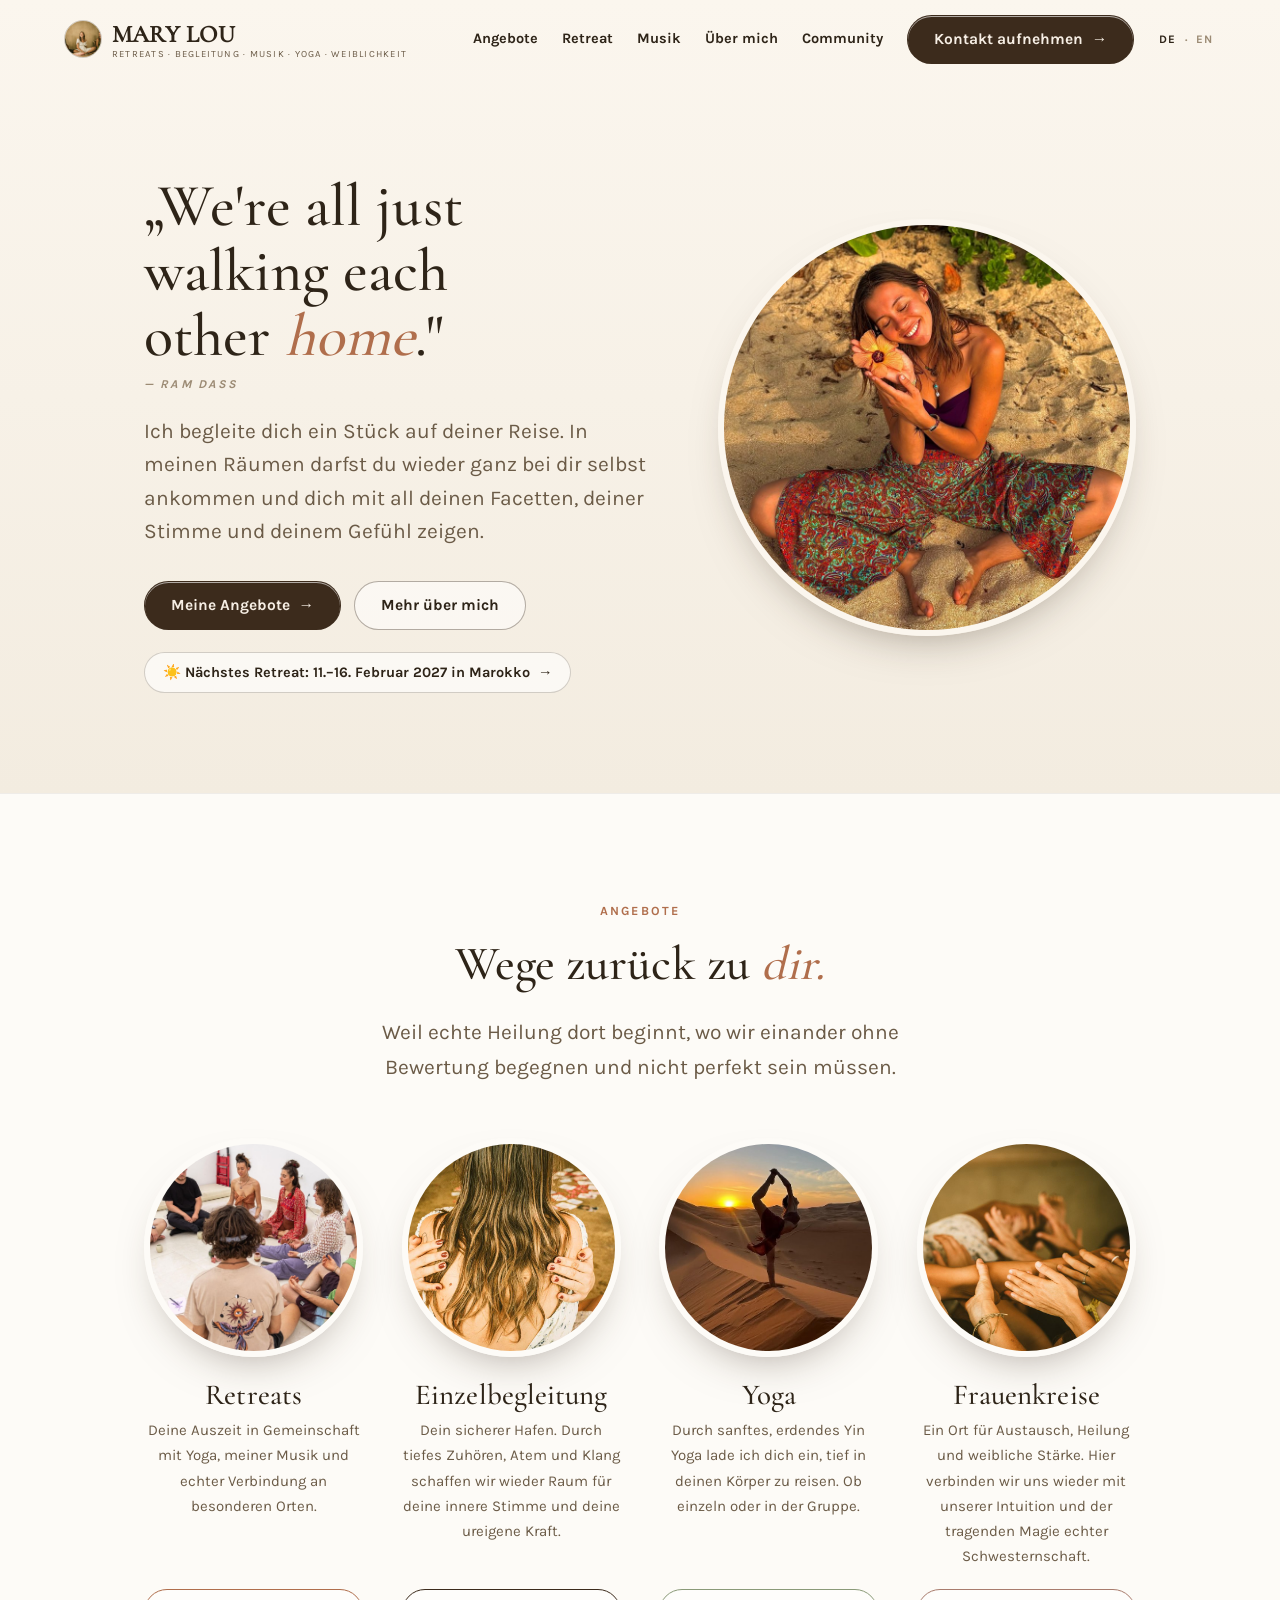
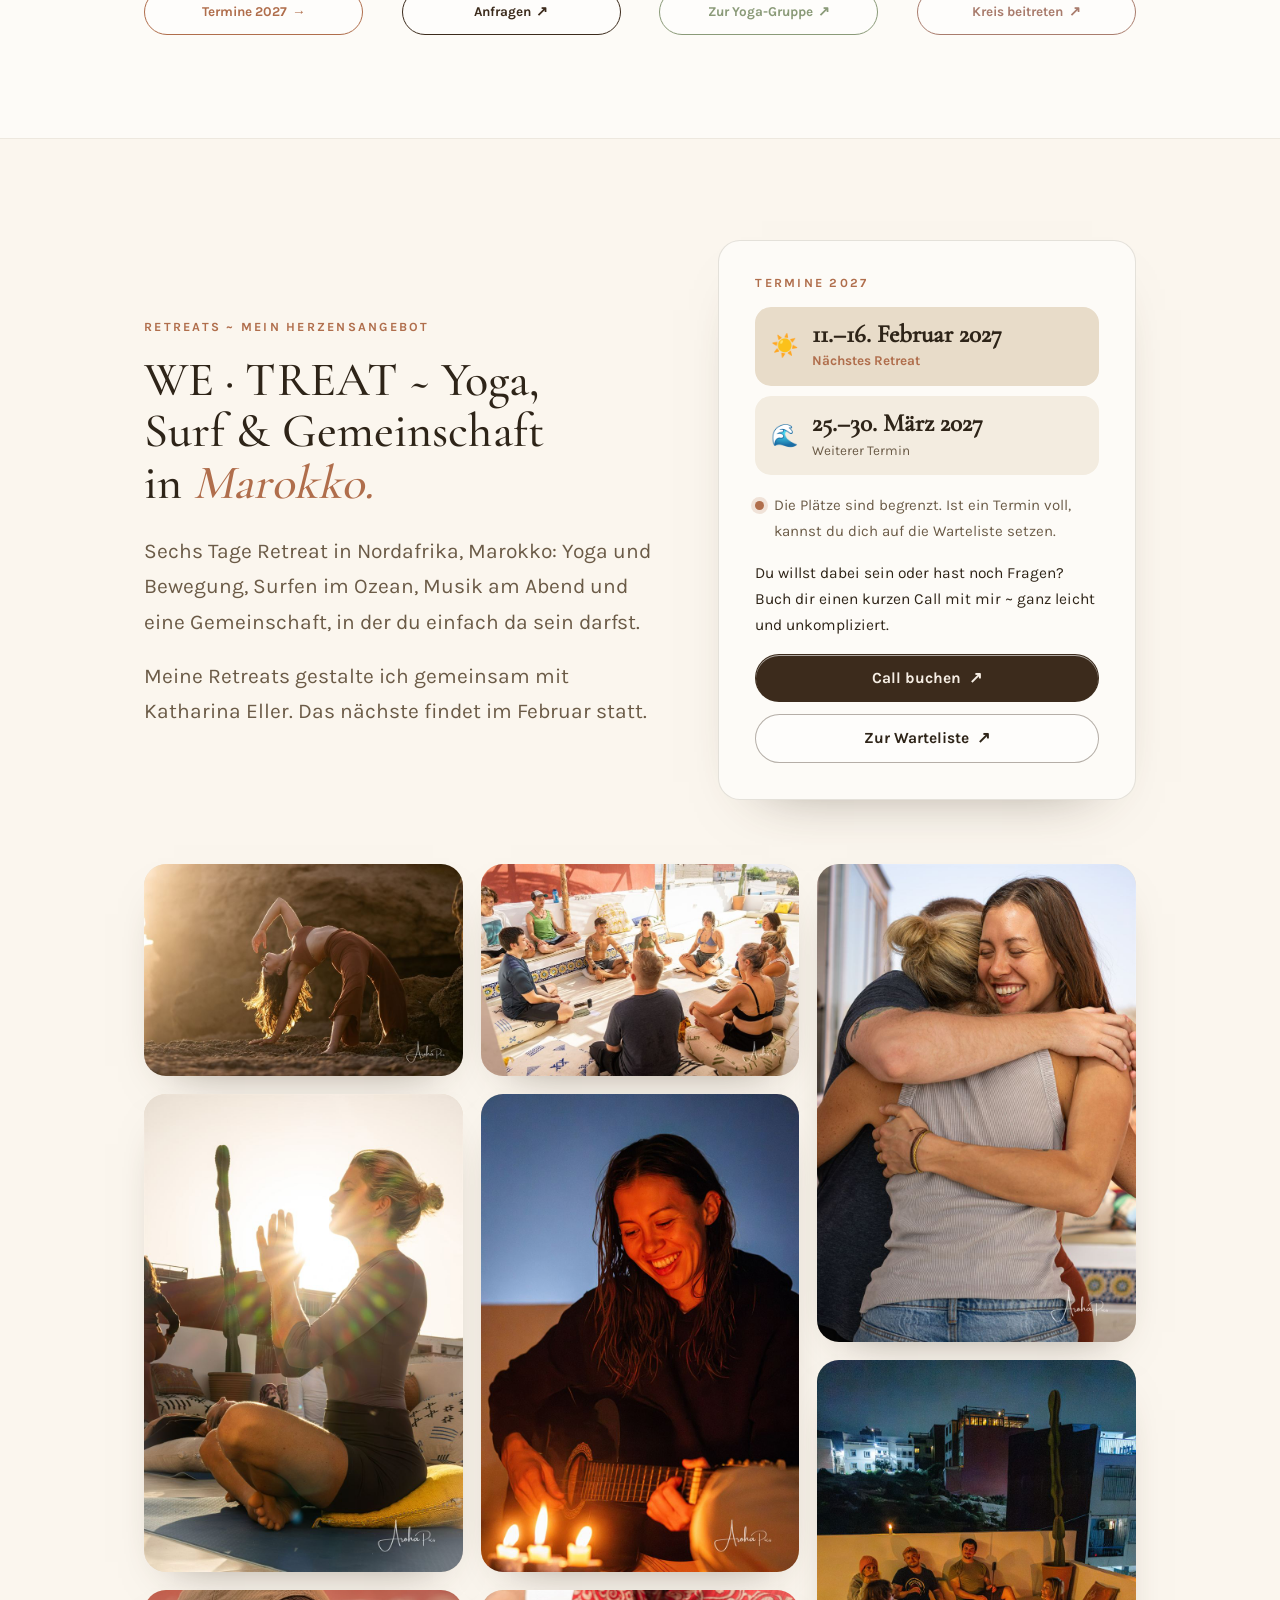
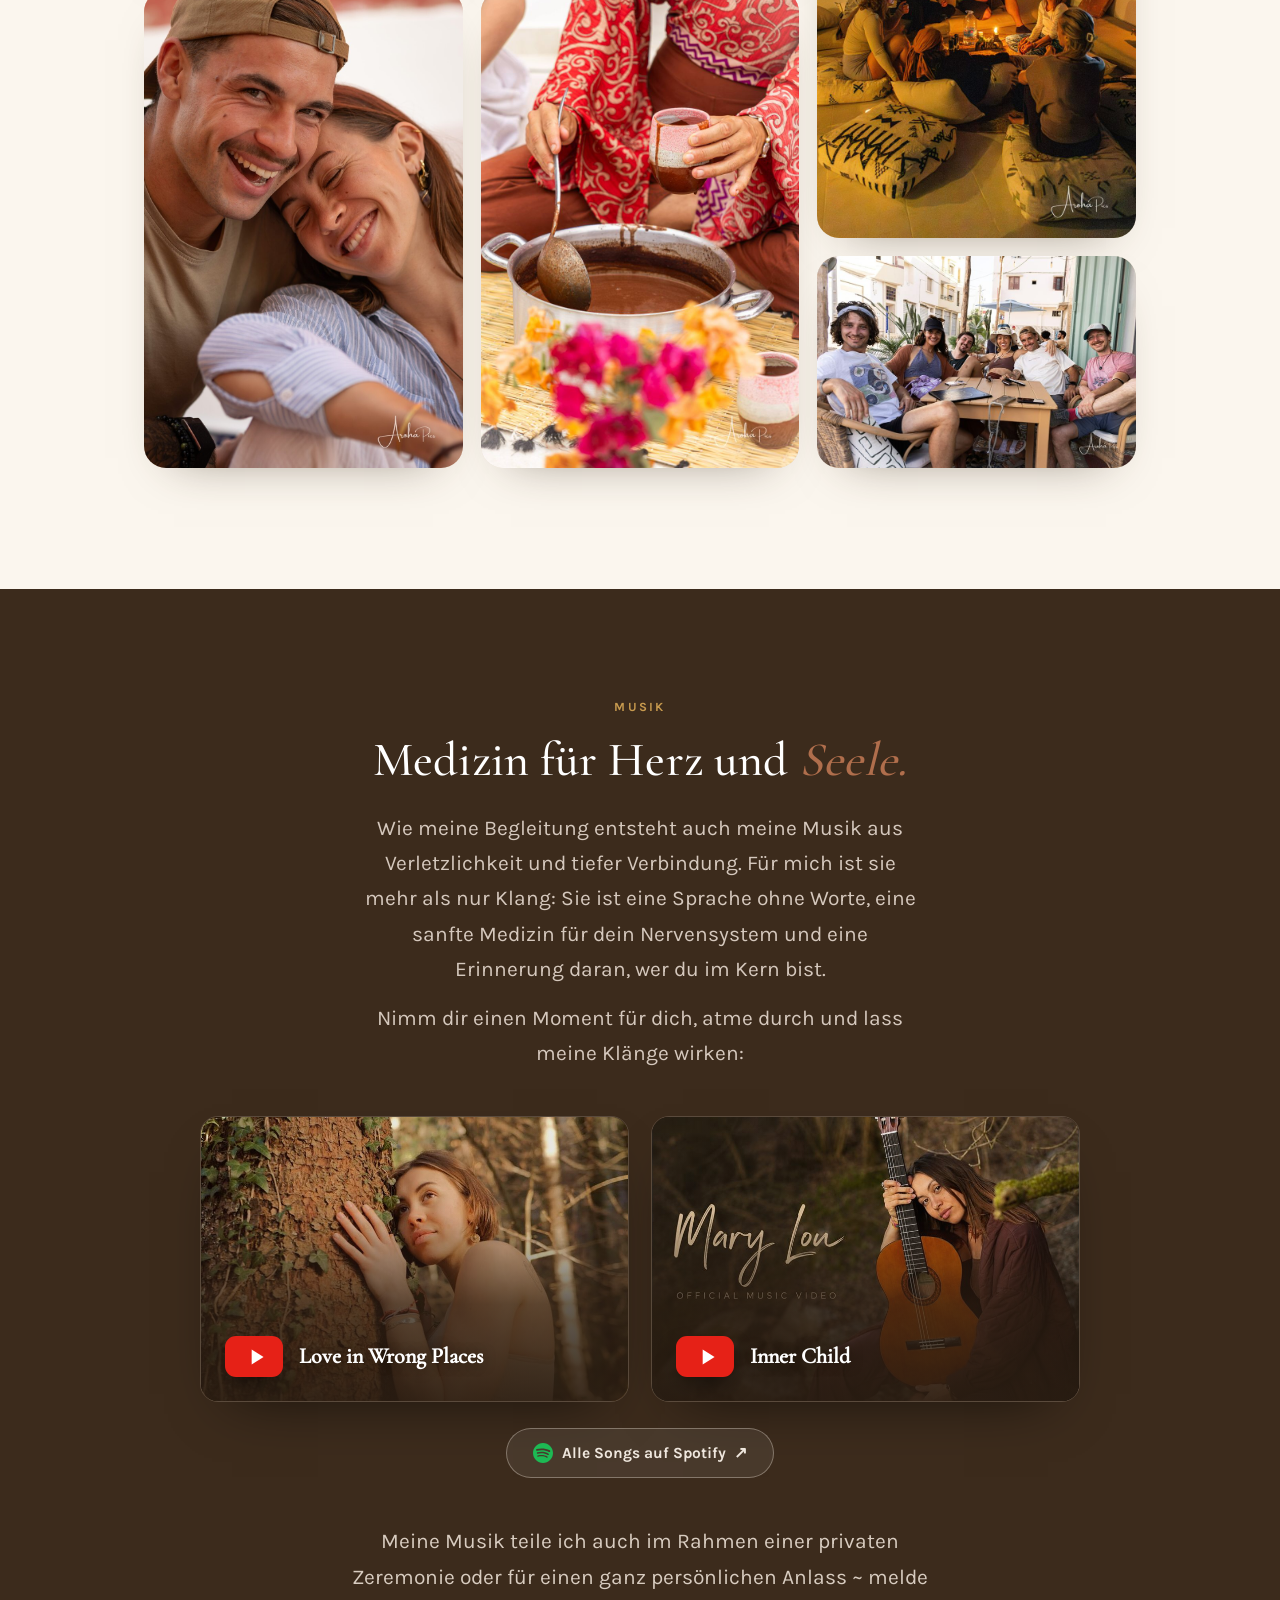
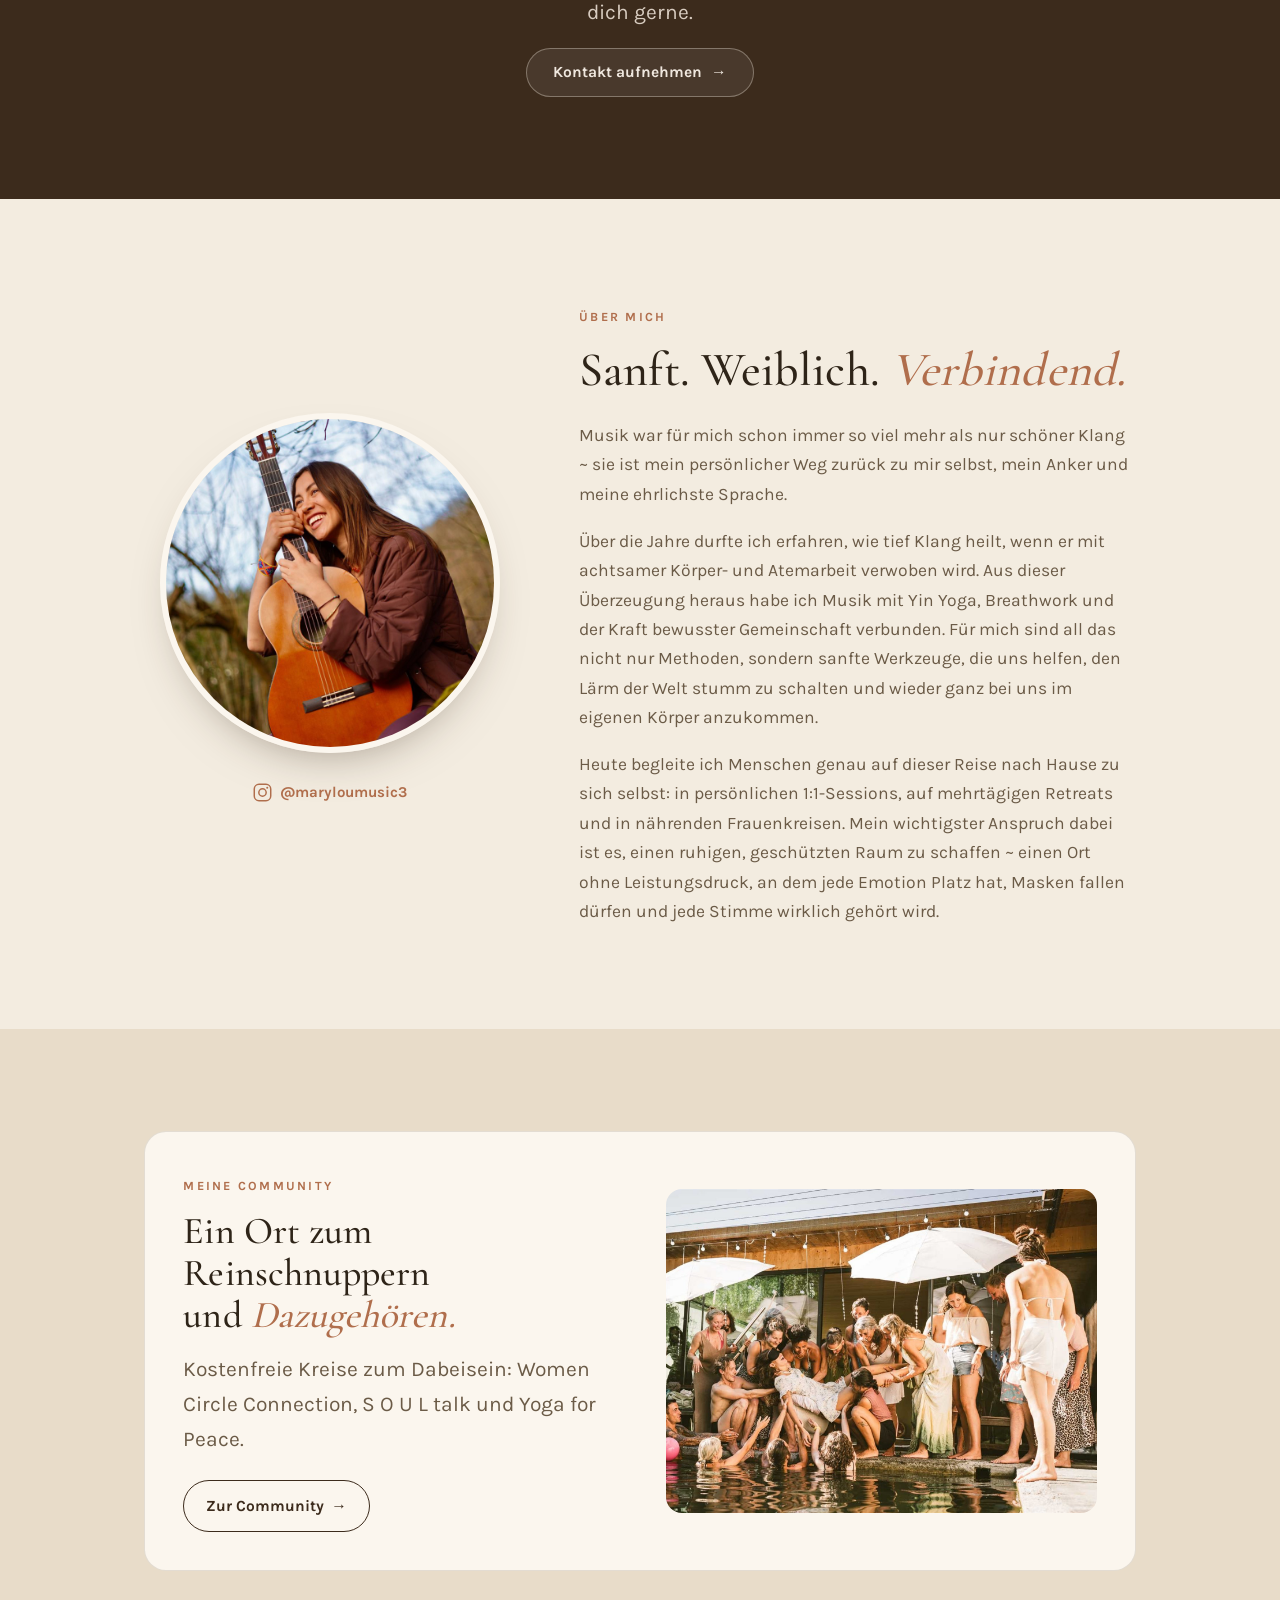
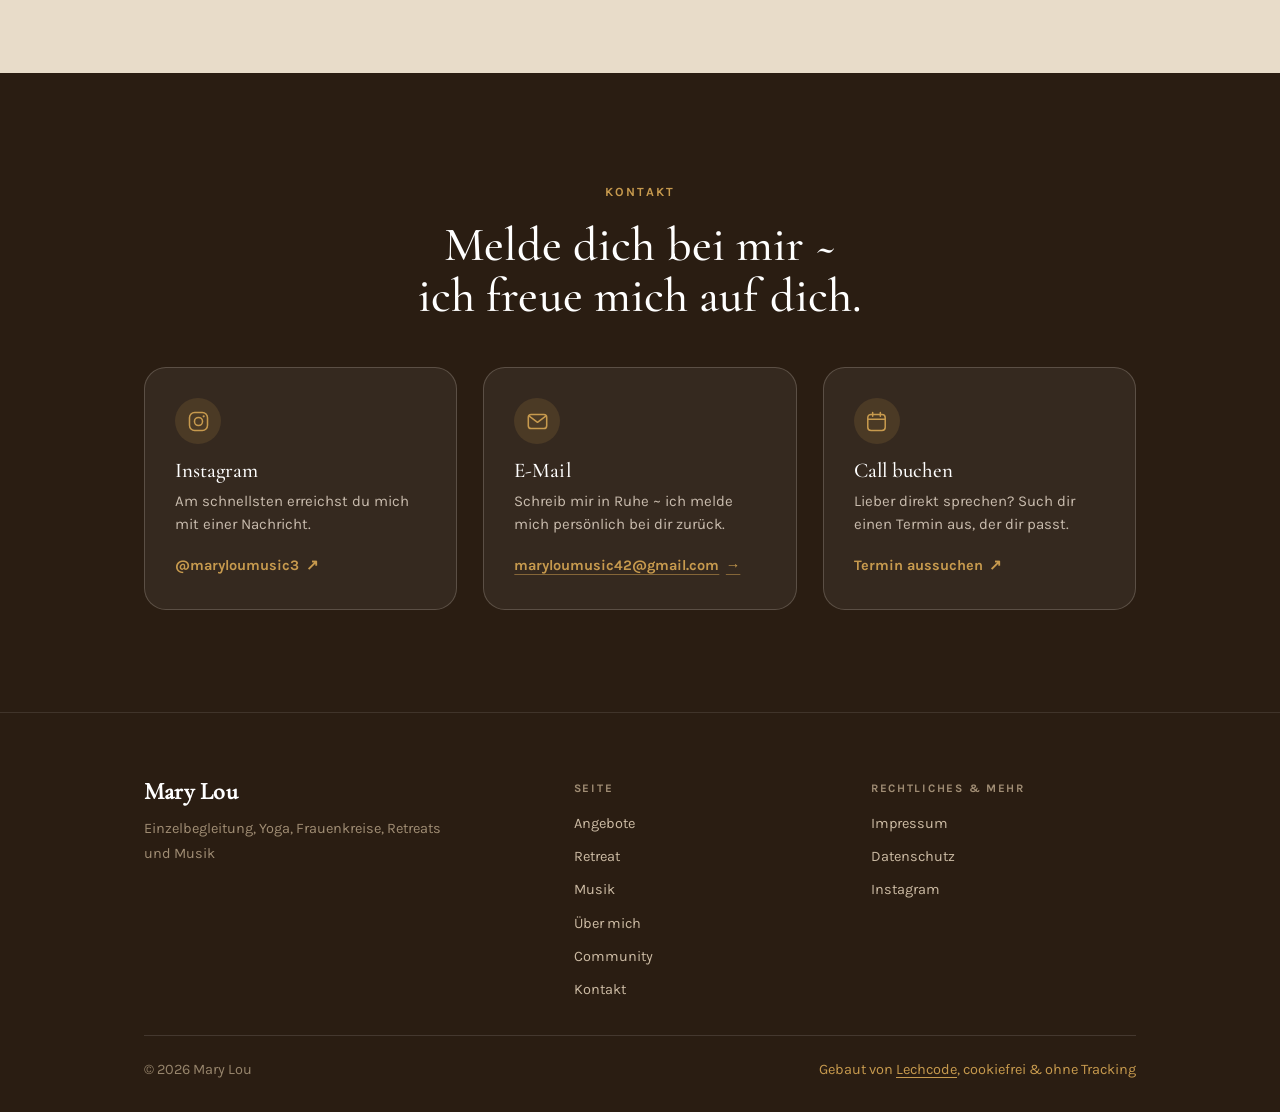
<file: index.html>
<!doctype html>
<!--
  Mary Lou · Einzelbegleitung, Yoga, Frauenkreise, Retreats & Musik
  AUFTRAG (fix beauftragt 05.08.2026, 500 €) · LIVE unter marylou.at seit 26.08.2026 · Single-File, kein Build · erstellt von Lechcode
  Look: reduziert & professionell, warme Naturtoene — Sand/Kakao/Terrakotta/Gold, Cormorant-Serife, RUNDE Bilder (Kundenwunsch).
  Fotos: professioneller Shooting-Satz von Mary Lou (Ordner material/Bilder Website), quadratisch zugeschnitten.
  YouTube-Videos als DSGVO-freundliche Zwei-Klick-Einbettung (Vorschaubilder lokal, youtube-nocookie erst nach Klick).
  Pflege-Stellen: Suche nach "HIER:"
-->
<html lang="de">
<head>
<meta charset="utf-8">
<meta name="viewport" content="width=device-width, initial-scale=1">
<script>document.documentElement.classList.add('js');if(location.search.indexOf('foto')>-1)document.documentElement.classList.add('foto')</script>
<title>Einzelbegleitung, Yoga, Frauenkreise &amp; Retreats | Mary Lou</title>
<meta name="description" content="Mary Lou begleitet dich mit Einzelbegleitung, Yoga, Frauenkreisen, Retreats und Musik zurück zu dir selbst.">
<meta name="theme-color" content="#F3ECE0">
<meta property="og:type" content="website">
<meta property="og:locale" content="de_DE">
<meta property="og:title" content="Mary Lou — zurück zu dir selbst">
<meta property="og:description" content="Einzelbegleitung, Yoga, Frauenkreise, Retreats und Musik mit Mary Lou.">
<meta property="og:url" content="https://marylou.at/">
<meta property="og:image" content="https://marylou.at/assets/og.jpg">
<meta property="og:image:secure_url" content="https://marylou.at/assets/og.jpg">
<meta property="og:image:type" content="image/jpeg">
<meta property="og:image:width" content="1200">
<meta property="og:image:height" content="630">
<meta property="og:image:alt" content="Mary Lou am Strand, daneben das Zitat: We're all just walking each other home.">
<meta name="twitter:card" content="summary_large_image">
<meta name="twitter:image" content="https://marylou.at/assets/og.jpg">
<link rel="icon" href="data:image/svg+xml,%3Csvg xmlns='http://www.w3.org/2000/svg' viewBox='0 0 32 32'%3E%3Crect width='32' height='32' rx='9' fill='%233C2B1C'/%3E%3Cpath d='M18 8c-5 2-7 8-3.5 13 4-1 7.5-6.5 3.5-13Z' fill='%23C79A4E'/%3E%3C/svg%3E">
<link rel="preload" as="font" type="font/woff2" href="assets/fonts/cormorant-garamond-500.woff2" crossorigin>
<link rel="preload" as="font" type="font/woff2" href="assets/fonts/karla-regular.woff2" crossorigin>
<link rel="preload" as="image" href="assets/foto-hero.jpg" fetchpriority="high">
<link rel="stylesheet" href="assets/fonts.css">
<style>
*{margin:0;padding:0;box-sizing:border-box}
:root{
  --sand:#F3ECE0; --sand-deep:#E8DCC9; --cream:#FBF6EE; --shell:#FDFBF7;
  --ink:#2E2418; --ink-soft:#6B5B47; --ink-faint:#9C8B74;
  --cocoa:#3C2B1C; --cocoa-deep:#2A1D12;
  --clay:#B06E4C; --gold:#C79A4E; --sage:#8A9A78; --rose:#A97C6D;
  --line:rgba(62,46,30,.13); --line-strong:rgba(62,46,30,.22);
  --line-night:rgba(246,236,224,.16);
  --serif:'Cormorant Garamond','Cormorant Fallback',Georgia,serif;
  --sans:'Karla','Karla Fallback',Arial,sans-serif;
  --s0:clamp(16px, .35vw + 15px, 17.5px);
  --s1:clamp(18px, .7vw + 15.5px, 21px);
  --h3:clamp(22px, 1.1vw + 17px, 29px);
  --h2:clamp(30px, 2.4vw + 19px, 48px);
  --h1:clamp(40px, 4.6vw + 22px, 76px);
  --maxw:1120px; --gut:clamp(20px, 5vw, 72px);
  --ease:cubic-bezier(.22,.61,.36,1); --r:16px; --r-lg:22px; --r-pill:999px;
  --shadow:0 1px 0 rgba(255,255,255,.6) inset, 0 16px 40px -28px rgba(62,46,30,.4);
}
html{scroll-behavior:smooth;scroll-padding-top:80px}
@media (prefers-reduced-motion:reduce){html{scroll-behavior:auto}}
body{background:var(--sand);color:var(--ink);font-family:var(--sans);font-size:var(--s0);line-height:1.68;-webkit-font-smoothing:antialiased;text-rendering:optimizeLegibility;overflow-x:clip}
h1,h2,h3{font-family:var(--serif);font-weight:500;line-height:1.08;letter-spacing:.002em;color:var(--ink);text-wrap:balance}
h1 em,h2 em{font-style:italic;font-weight:500;color:var(--clay)}
p{max-width:64ch}
a{color:var(--cocoa);text-decoration:none}
a:hover{text-decoration:underline;text-underline-offset:3px}
img,svg{display:block;max-width:100%;height:auto}
::selection{background:var(--gold);color:var(--cocoa)}
.wrap{max-width:var(--maxw);margin-inline:auto;padding-inline:var(--gut)}
.sec{padding-block:clamp(58px, 8vw, 116px)}
.eyebrow{font-family:var(--sans);font-weight:700;font-size:12.5px;letter-spacing:.18em;text-transform:uppercase;color:var(--clay);display:inline-flex;align-items:center;gap:.7em}
.lede{font-size:var(--s1);color:var(--ink-soft);line-height:1.6}
.sec-head{max-width:56ch}
.sec-head h2{font-size:var(--h2);margin:.3em 0 .5em}
.sec-head p{font-size:var(--s1);color:var(--ink-soft)}
.center{text-align:center;margin-inline:auto}
:focus-visible{outline:none;box-shadow:0 0 0 3px rgba(176,110,76,.5);border-radius:6px}

.btn{display:inline-flex;align-items:center;justify-content:center;line-height:1.2;gap:.55em;font-family:var(--sans);font-weight:700;font-size:15.5px;padding:14px 26px;border-radius:var(--r-pill);min-height:48px;border:1.5px solid transparent;cursor:pointer;transition:transform .25s var(--ease),background .25s,color .25s,border-color .25s}
.btn .ar{transition:transform .25s var(--ease)}.btn:hover .ar{transform:translateX(3px)}
.btn-primary{background:var(--cocoa);color:#F6EEE4;box-shadow:var(--shadow)}
.btn-primary:hover{background:var(--cocoa-deep);transform:translateY(-2px);text-decoration:none}
.btn-ghost{border-color:rgba(62,46,30,.38);color:var(--ink);background:rgba(255,255,255,.55)}
.btn-ghost:hover{border-color:var(--clay);color:var(--clay);background:#fff;transform:translateY(-2px);text-decoration:none}
.btn:active{transform:translateY(0)}

/* NAV */
.nav{position:fixed;inset:0 0 auto;z-index:50;display:flex;align-items:center;justify-content:space-between;gap:20px;padding:15px var(--gut);transition:background .3s,box-shadow .3s,padding .3s}
.nav.scrolled{background:rgba(251,246,238,.9);backdrop-filter:blur(12px);box-shadow:0 1px 0 var(--line);padding-block:10px}
/* Bei offenem Menue keinen Weichzeichner: sonst wird die Leiste zum Bezugsrahmen und das Menue bleibt in ihr stecken */
.menu-open .nav{backdrop-filter:none;-webkit-backdrop-filter:none}
.menu-open{overflow:hidden}
.brand{display:flex;align-items:center;gap:10px;line-height:1.05}
.brand img{width:38px;height:38px;border-radius:50%;object-fit:cover;object-position:50% 30%;border:1.5px solid var(--line-strong)}
.brand .btxt{display:flex;flex-direction:column}
.brand b{font-family:var(--serif);font-weight:600;font-size:24px;letter-spacing:.01em;color:var(--ink)}
.brand span{font-family:var(--sans);font-size:9.5px;letter-spacing:.13em;text-transform:uppercase;color:var(--ink-soft);margin-top:2px;white-space:nowrap}
.navlinks{display:flex;align-items:center;gap:24px}
.navlinks a:not(.btn){font-size:14.5px;font-weight:700;color:var(--ink);position:relative}
.navlinks a:not(.btn)::after{content:"";position:absolute;left:0;bottom:-5px;width:0;height:1.5px;background:var(--clay);transition:width .28s var(--ease)}
.navlinks a:not(.btn):hover::after{width:100%}
.navlinks a:not(.btn):hover{text-decoration:none}
.burger{display:none;width:46px;height:46px;border:1px solid var(--line-strong);border-radius:12px;background:none;cursor:pointer;flex-direction:column;justify-content:center;gap:5px}
.burger span{height:2px;width:20px;background:var(--ink);margin-inline:auto;transition:.3s}
.nav-rechts{display:flex;align-items:center;gap:22px}
.lang{display:inline-flex;align-items:center;gap:5px;font-family:var(--sans);font-size:11.5px;font-weight:700;letter-spacing:.1em;color:var(--ink-faint);white-space:nowrap}
.lang a{color:var(--ink-faint);padding:8px 3px;transition:color .2s}
.lang a:hover{color:var(--clay);text-decoration:none}
.lang a[aria-current="true"]{color:var(--ink)}
.menu-open .burger span:nth-child(1){transform:translateY(7px) rotate(45deg)}
.menu-open .burger span:nth-child(2){opacity:0}
.menu-open .burger span:nth-child(3){transform:translateY(-7px) rotate(-45deg)}

/* Runde Bilder — durchgängiges Motiv */
.round{border-radius:50%;object-fit:cover;border:6px solid var(--cream);box-shadow:0 20px 46px -24px rgba(62,46,30,.5)}

/* HERO */
.hero{position:relative;background:linear-gradient(180deg,var(--cream) 0%,var(--sand) 100%);padding-top:clamp(122px, 18vh, 180px);padding-bottom:clamp(56px, 8vw, 100px);overflow:clip}
.hero-grid{display:grid;grid-template-columns:1.1fr .9fr;gap:clamp(30px,5vw,64px);align-items:center}
.hero-wrap{max-width:600px}
.hero h1{font-size:clamp(34px, 3.6vw + 20px, 60px);margin:.2em 0 .1em}
.hero-quote-cite{display:block;font-family:var(--sans);font-weight:700;font-size:12px;letter-spacing:.18em;text-transform:uppercase;color:var(--ink-faint);margin-bottom:20px}
.hero .lede{max-width:48ch}
.hero-cta{display:flex;flex-wrap:wrap;gap:13px;margin-top:32px}
.hero-photo{justify-self:center}
.hero-photo img{width:min(420px,80vw);aspect-ratio:1/1}

/* ANGEBOTE — runde Bilder, zentriert · heller Abschnitt, sichtbar vom Hero abgesetzt */
.angebote{background:var(--shell);box-shadow:inset 0 1px 0 rgba(62,46,30,.07)}
.angebote .round{border-color:var(--shell)}
.karten{display:grid;grid-template-columns:repeat(4,1fr);gap:clamp(22px,3vw,40px);margin-top:52px}
.karte{display:flex;flex-direction:column;align-items:center;text-align:center;color:inherit;text-decoration:none}
.karte:hover{text-decoration:none}
.karte-photo{width:100%;max-width:230px;aspect-ratio:1/1;transition:transform .35s var(--ease),box-shadow .35s var(--ease)}
.js .karte:hover .karte-photo{transform:translateY(-6px) scale(1.02);box-shadow:0 30px 56px -26px rgba(62,46,30,.55)}
.karte h3{font-size:var(--h3);margin-top:22px}
.karte p{color:var(--ink-soft);font-size:15px;margin-top:8px;margin-bottom:20px;max-width:34ch}
.karte .mehr{margin-top:auto;width:100%;max-width:230px;display:inline-flex;align-items:center;justify-content:center;gap:.4em;font-weight:700;font-size:13.5px;line-height:1.25;color:var(--tint,var(--clay));border:1.6px solid currentColor;border-radius:var(--r-pill);padding:11px 15px;min-height:46px;background:rgba(255,255,255,.5);transition:background .25s var(--ease),color .25s var(--ease),transform .25s var(--ease)}
.karte:hover .mehr{background:var(--tint,var(--clay));color:var(--cream);transform:translateY(-2px)}
.karte.-begleitung{--tint:var(--cocoa)}
.karte.-yoga{--tint:var(--sage)}
.karte.-frauen{--tint:var(--rose)}
.karte.-retreats{--tint:var(--clay)}

/* ÜBER */
.ueber-grid{display:grid;grid-template-columns:.8fr 1.2fr;gap:clamp(30px,5vw,72px);align-items:center}
.ueber-figur{justify-self:center;text-align:center}
.ueber-figur img{width:min(340px,72vw);aspect-ratio:1/1}
/* Instagram-Zeile unter dem Porträt */
.insta-zeile{display:inline-flex;align-items:center;gap:.5em;margin-top:18px;font-weight:700;font-size:15px;color:var(--clay);min-height:44px}
.insta-zeile svg{width:21px;height:21px;flex:none}
.insta-zeile:hover{color:var(--cocoa);text-decoration:none}
.ueber-text h2{font-size:var(--h2);margin:.3em 0 .5em}
.ueber-text p+p{margin-top:1em}.ueber-text .muted{color:var(--ink-soft)}

/* Hero-Hinweis aufs Retreat (Hauptangebot) */
.hero-retreat{display:inline-flex;align-items:center;gap:.55em;margin-top:22px;padding:10px 18px;border-radius:var(--r-pill);background:rgba(255,255,255,.62);border:1px solid var(--line-strong);font-size:14.5px;font-weight:700;line-height:1.35;color:var(--ink);transition:border-color .25s var(--ease),color .25s var(--ease),transform .25s var(--ease)}
.hero-retreat:hover{border-color:var(--clay);color:var(--clay);transform:translateY(-2px);text-decoration:none}
.hero-retreat .ar{transition:transform .25s var(--ease)}.hero-retreat:hover .ar{transform:translateX(3px)}

/* RETREAT — Hauptangebot, direkt nach dem Hero (Kundenwunsch 10.11.2026) */
.retreat{background:var(--cream);box-shadow:inset 0 1px 0 rgba(62,46,30,.07)}
.retreat-kopf{display:grid;grid-template-columns:1.1fr .9fr;gap:clamp(30px,5vw,64px);align-items:center}
.retreat-text h2{font-size:var(--h2);margin:.3em 0 .5em}
.retreat-text p{font-size:var(--s1);color:var(--ink-soft)}
.retreat-text p+p{margin-top:.9em}
.termine{background:var(--shell);border:1px solid var(--line);border-radius:var(--r-lg);padding:clamp(24px,3vw,36px);box-shadow:0 26px 60px -44px rgba(62,46,30,.6)}
.termine h3{font-family:var(--sans);font-weight:700;font-size:12.5px;letter-spacing:.18em;text-transform:uppercase;color:var(--clay)}
.termin-liste{list-style:none;display:grid;gap:10px;margin:16px 0 18px}
.termin{display:flex;align-items:center;gap:14px;padding:13px 16px;border-radius:var(--r);background:var(--sand)}
.termin-ic{flex:none;font-size:22px;line-height:1}
.termin b{display:block;font-family:var(--serif);font-weight:600;font-size:clamp(21px,1vw + 16px,25px);line-height:1.15;color:var(--ink)}
.termin small{display:block;margin-top:2px;font-size:13.5px;color:var(--ink-soft)}
.termin.-naechstes{background:var(--sand-deep)}
.termin.-naechstes small{color:var(--clay);font-weight:700}
.plaetze{display:flex;gap:10px;align-items:flex-start;font-size:15px;color:var(--ink-soft);margin-bottom:16px}
.plaetze::before{content:"";flex:none;width:9px;height:9px;margin-top:8px;border-radius:50%;background:var(--clay);box-shadow:0 0 0 4px rgba(176,110,76,.18)}
.termine .lead{font-size:15.5px;color:var(--ink);margin-bottom:16px}
.termine-cta{display:flex;flex-wrap:wrap;gap:12px}
.termine-cta .btn{flex:1 1 190px}
/* Galerie: Mauerwerk aus echten Retreat-Momenten */
.galerie{columns:3 260px;column-gap:clamp(12px,1.6vw,18px);margin-top:clamp(40px,5vw,64px)}
.galerie figure{break-inside:avoid;margin-bottom:clamp(12px,1.6vw,18px);border-radius:var(--r-lg);overflow:hidden;background:var(--sand-deep);box-shadow:0 20px 46px -30px rgba(62,46,30,.55)}
.galerie img{width:100%;height:auto;transition:transform .6s var(--ease)}
.galerie figure:hover img{transform:scale(1.035)}

/* COMMUNITY — Teaser zur Unterseite */
.com-teaser{display:grid;grid-template-columns:1fr 1fr;gap:clamp(24px,4vw,52px);align-items:center;background:var(--cream);border:1px solid var(--line);border-radius:var(--r-lg);padding:clamp(24px,3vw,40px);color:inherit;transition:border-color .25s var(--ease),transform .25s var(--ease),box-shadow .25s var(--ease)}
.com-teaser:hover{border-color:var(--clay);transform:translateY(-3px);box-shadow:0 26px 60px -40px rgba(62,46,30,.7);text-decoration:none}
.com-teaser:active{transform:translateY(0)}
.com-h2{font-family:var(--serif);font-weight:500;line-height:1.1;font-size:clamp(26px,2vw + 16px,38px);color:var(--ink);margin:.3em 0 .4em}
.com-h2 em{font-style:italic;color:var(--clay)}
.com-p{display:block;color:var(--ink-soft);font-size:var(--s1);max-width:44ch}
.com-cta{margin-top:22px;display:inline-flex;align-items:center;justify-content:center;gap:.45em;font-weight:700;font-size:15.5px;color:var(--cocoa);border:1.6px solid currentColor;border-radius:var(--r-pill);padding:12px 22px;min-height:48px;transition:background .25s var(--ease),color .25s var(--ease)}
.com-teaser:hover .com-cta{background:var(--cocoa);color:var(--cream)}
.com-teaser:hover .com-cta .ar{transform:translateX(3px)}
.com-cta .ar{transition:transform .25s var(--ease)}
.com-bild{display:block;border-radius:var(--r);overflow:hidden}
.com-bild img{width:100%;height:auto;aspect-ratio:4/3;object-fit:cover;transition:transform .5s var(--ease)}
.js .com-teaser:hover .com-bild img{transform:scale(1.04)}

/* MUSIK */
.musik{background:var(--cocoa);color:#EFE7DE}
.musik .eyebrow{color:var(--gold)}
.musik .sec-head h2{color:#fff}
.musik .sec-head p{color:#d5c8bd}
.players{display:grid;grid-template-columns:1fr 1fr;gap:clamp(16px,2vw,22px);margin-top:44px;max-width:880px;margin-inline:auto}
.embed{border-radius:18px;overflow:hidden;box-shadow:0 24px 56px -32px rgba(0,0,0,.7);border:1px solid var(--line-night)}
.embed-load{position:relative;display:flex;width:100%;aspect-ratio:3/2;align-items:flex-end;border:0;cursor:pointer;background:#2A1D12 center/cover no-repeat;color:#fff;text-align:left;padding:0;font-family:inherit;overflow:hidden}
.embed-overlay{position:absolute;inset:0;background:linear-gradient(180deg,rgba(42,29,18,.10) 34%,rgba(42,29,18,.72) 66%,rgba(42,29,18,.92) 100%);transition:opacity .3s}
.embed-load:hover .embed-overlay{opacity:.88}
.embed-inner{position:relative;display:flex;align-items:center;gap:16px;padding:22px 24px 24px;width:100%}
.embed-play{flex:none;width:58px;height:41px;border-radius:11px;background:#E62117;display:grid;place-items:center;box-shadow:0 10px 24px -8px rgba(0,0,0,.7);transition:transform .25s var(--ease)}
.embed-load:hover .embed-play{transform:scale(1.07)}
.embed-play svg{width:26px;height:26px;color:#fff;margin-left:3px}
.embed-txt b{font-family:var(--serif);font-size:22px;display:block;line-height:1.15;text-shadow:0 1px 12px rgba(30,20,10,.6)}
.embed-txt small{opacity:.92;font-size:13.5px;text-shadow:0 1px 10px rgba(30,20,10,.6)}
.player-links{display:flex;flex-wrap:wrap;gap:12px;justify-content:center;margin-top:26px}
.player-links .btn{border-color:rgba(246,236,224,.34);color:#EFE7DE;background:rgba(255,255,255,.07)}
.player-links .btn:hover{border-color:var(--gold);color:var(--gold);background:rgba(199,154,78,.14)}
.player-links .plat{width:20px;height:20px;flex:none}
.player-links .-spotify .plat{color:#1DB954}
.player-links .-youtube .plat{color:#FF3B30}
.musik-anlass{margin-top:clamp(30px,4vw,46px);text-align:center;max-width:620px;margin-inline:auto}
.musik-anlass p{color:#d8ccc0;font-size:var(--s1);margin-inline:auto}
.musik-anlass .btn{margin-top:18px;border-color:rgba(246,236,224,.34);color:#EFE7DE;background:rgba(255,255,255,.07)}
.musik-anlass .btn:hover{border-color:var(--gold);color:var(--gold);background:rgba(199,154,78,.14)}


/* KONTAKT */
.kontakt{background:var(--cocoa-deep);color:#E9E0DA}
.kontakt .eyebrow{color:var(--gold)}
.kontakt h2{color:#fff;font-size:var(--h2)}
.kontakt .sec-head{margin-inline:auto}
.wege{display:grid;grid-template-columns:repeat(3,1fr);gap:clamp(16px,2.2vw,26px);margin-top:clamp(30px,4vw,44px)}
.weg{display:flex;flex-direction:column;align-items:flex-start;background:rgba(255,255,255,.055);border:1px solid rgba(246,236,224,.2);border-radius:var(--r-lg);padding:clamp(22px,2.6vw,30px);color:#E9E0DA;transition:background .25s var(--ease),border-color .25s var(--ease),transform .25s var(--ease)}
.weg:hover{background:rgba(255,255,255,.09);border-color:var(--gold);transform:translateY(-3px);text-decoration:none}
.weg:active{transform:translateY(0)}
.weg-ic{display:grid;place-items:center;width:46px;height:46px;border-radius:50%;background:rgba(199,154,78,.15);color:var(--gold)}
.weg-ic svg{width:23px;height:23px}
.weg h3{margin-top:16px;font-size:var(--s1);color:#fff}
.weg p{margin-top:7px;font-size:15px;line-height:1.55;color:#c9bcae}
.weg-cta{margin-top:auto;padding-top:18px;display:inline-flex;align-items:center;gap:.45em;overflow-wrap:anywhere;font-weight:700;font-size:14.5px;color:var(--gold)}
.weg:hover .weg-cta .ar{transform:translateX(3px)}
.weg-cta .ar{transition:transform .25s var(--ease)}
.weg[href^="mailto"] .weg-cta{text-decoration:underline;text-underline-offset:4px;text-decoration-thickness:1px;text-decoration-color:rgba(199,154,78,.55)}
.weg[href^="mailto"]:hover .weg-cta{text-decoration-color:currentColor}

/* FOOTER */
footer{background:var(--cocoa-deep);color:#CCBBA4;padding-block:clamp(44px,6vw,66px) 30px;font-size:14.5px;border-top:1px solid rgba(255,255,255,.1)}
.foot-top{display:grid;grid-template-columns:1.5fr 1fr 1fr;gap:32px;padding-bottom:32px;border-bottom:1px solid rgba(255,255,255,.12)}
footer .brand b{color:#fff}footer .brand span{color:#A08D74}
footer h4{font-family:var(--sans);font-size:11.5px;letter-spacing:.15em;text-transform:uppercase;color:#A08D74;margin-bottom:13px;font-weight:700}
footer ul{list-style:none;display:grid;gap:9px}footer a{color:#CCBBA4}footer a:hover{color:#fff}
.foot-bot{display:flex;flex-wrap:wrap;justify-content:space-between;gap:12px;padding-top:22px;color:#97856C}
.foot-bot .made{color:var(--gold)}
.foot-bot .made a{color:inherit;text-decoration:underline;text-underline-offset:3px;text-decoration-thickness:1px}
.foot-bot .made a:hover{color:#fff}

/* REVEAL */
.js .reveal{opacity:0;transform:translateY(18px);transition:opacity .7s var(--ease),transform .7s var(--ease)}
.js .reveal.in{opacity:1;transform:none}
@media (prefers-reduced-motion:reduce){.js .reveal{opacity:1!important;transform:none!important;transition:none}}
.foto .reveal{opacity:1!important;transform:none!important}

@media (max-width:1080px){
  .navlinks{gap:18px}
}
@media (max-width:900px){
  .nav-rechts{gap:10px}
  .navlinks{position:fixed;inset:0;background:var(--cream);flex-direction:column;justify-content:center;gap:26px;transform:translateX(100%);transition:transform .4s var(--ease);z-index:40}
  .navlinks a:not(.btn){font-size:23px;font-family:var(--serif);font-weight:600;color:var(--ink)}
  .menu-open .navlinks{transform:none}.burger{display:flex;z-index:45}
  .ueber-grid,.hero-grid,.retreat-kopf{grid-template-columns:1fr}
  .wege{grid-template-columns:1fr}
  .hero-photo{order:-1}
  .ueber-figur{order:-1}
  .karten{grid-template-columns:1fr 1fr}
  .brand span{white-space:normal;font-size:8.5px;letter-spacing:.1em;line-height:1.35}
  .brand{gap:8px;max-width:62vw}
  .brand b{font-size:21px}
  .players{grid-template-columns:1fr}
  .com-teaser{grid-template-columns:1fr}
  .com-bild{order:-1}
}
@media (max-width:600px){
  .galerie{columns:2}
}
@media (max-width:540px){
  .karten{grid-template-columns:1fr}
}
</style>
</head>
<body>
<a href="#inhalt" class="btn" style="position:absolute;left:-9999px;top:8px;z-index:99" onfocus="this.style.left='8px'" onblur="this.style.left='-9999px'">Zum Inhalt springen</a>

<nav class="nav" id="nav" aria-label="Hauptnavigation">
  <a class="brand" href="#top"><img src="assets/foto-ueber.jpg" width="76" height="76" alt="" loading="eager"><span class="btxt"><b>Mary Lou</b><span>Retreats · Begleitung · Musik · Yoga · Weiblichkeit</span></span></a>
  <div class="nav-rechts">
  <div class="navlinks" id="menu">
    <a href="#angebote">Angebote</a>
    <a href="#retreat">Retreat</a>
    <a href="#musik">Musik</a>
    <a href="#ueber">Über mich</a>
    <a href="community.html">Community</a>
    <a href="#kontakt" class="btn btn-primary">Kontakt aufnehmen <span class="ar">→</span></a>
  </div>
  <div class="lang" role="group" aria-label="Sprache wählen"><a href="?lang=de" data-lang="de" aria-current="true" hreflang="de">DE</a><span aria-hidden="true">·</span><a href="?lang=en" data-lang="en" aria-current="false" hreflang="en">EN</a></div>
  <button class="burger" id="burger" aria-label="Menü öffnen" aria-expanded="false" aria-controls="menu"><span></span><span></span><span></span></button>
  </div>
</nav>

<main id="inhalt"><span id="top"></span>

<!-- HERO -->
<header class="hero">
  <div class="wrap hero-grid">
    <div class="hero-wrap">
      <h1>„We're all just walking each other <em>home</em>."</h1>
      <cite class="hero-quote-cite">— Ram Dass</cite>
      <p class="lede">Ich begleite dich ein Stück auf deiner Reise. In meinen Räumen darfst du wieder ganz bei dir selbst ankommen und dich mit all deinen Facetten, deiner Stimme und deinem Gefühl zeigen.</p>
      <div class="hero-cta">
        <a href="#angebote" class="btn btn-primary">Meine Angebote <span class="ar">→</span></a>
        <a href="#ueber" class="btn btn-ghost">Mehr über mich</a>
      </div>
      <!-- HIER: Hinweis aufs nächste Retreat — bei neuen Terminen mitpflegen -->
      <a class="hero-retreat" href="#retreat">☀️ Nächstes Retreat: 11.–16. Februar 2027 in Marokko <span class="ar">→</span></a>
    </div>
    <figure class="hero-photo">
      <img class="round" src="assets/foto-hero.jpg" width="840" height="840" fetchpriority="high" alt="Mary Lou am Strand, lächelnd mit einer Blüte">
    </figure>
  </div>
</header>

<!-- ANGEBOTE -->
<section class="sec angebote" id="angebote">
  <div class="wrap">
    <div class="sec-head center reveal">
      <span class="eyebrow" style="justify-content:center">Angebote</span>
      <h2>Wege zurück zu <em>dir.</em></h2>
      <p style="margin-inline:auto">Weil echte Heilung dort beginnt, wo wir einander ohne Bewertung begegnen und nicht perfekt sein müssen.</p>
    </div>
    <div class="karten reveal">
      <a class="karte -retreats" href="#retreat">
        <img class="karte-photo round" src="assets/1x0a2318-mwbyo2ay.jpg" width="230" height="230" loading="lazy" decoding="async" alt="Retreat-Gruppe sitzt meditierend im Kreis auf einer hellen Dachterrasse">
        <h3>Retreats</h3>
        <p>Deine Auszeit in Gemeinschaft mit Yoga, meiner Musik und echter Verbindung an besonderen Orten.</p>
        <span class="mehr">Termine 2027 <span class="ar">→</span></span>
      </a>
      <a class="karte -begleitung" href="https://cal.com/marylouu/connection-call-3?layout=mobile&amp;overlayCalendar=true" target="_blank" rel="noopener">
        <img class="karte-photo round" src="assets/foto-angebot-einzelbegleitung.jpg" width="230" height="230" loading="lazy" decoding="async" alt="Zwei Hände halten sanft die Schultern einer sitzenden Frau">
        <h3>Einzelbegleitung</h3>
        <p>Dein sicherer Hafen. Durch tiefes Zuhören, Atem und Klang schaffen wir wieder Raum für deine innere Stimme und deine ureigene Kraft.</p>
        <span class="mehr">Anfragen <span class="ar">↗</span></span>
      </a>
      <a class="karte -yoga" href="https://chat.whatsapp.com/KUVAFU1MtCiGot0BOQxVOL" target="_blank" rel="noopener">
        <img class="karte-photo round" src="assets/foto-angebot-yoga.jpg" width="230" height="230" loading="lazy" decoding="async" alt="Mary Lou in einer Yoga-Haltung auf einer Sanddüne im Sonnenuntergang">
        <h3>Yoga</h3>
        <p>Durch sanftes, erdendes Yin Yoga lade ich dich ein, tief in deinen Körper zu reisen. Ob einzeln oder in der Gruppe.</p>
        <span class="mehr">Zur Yoga-Gruppe <span class="ar">↗</span></span>
      </a>
      <a class="karte -frauen" href="https://chat.whatsapp.com/Ikc2PRRb75YJgW1POf5fPg" target="_blank" rel="noopener">
        <img class="karte-photo round" src="assets/foto-angebot-frauenkreise.jpg" width="230" height="230" loading="lazy" decoding="async" alt="Viele Frauenhände, die sich im Kreis gegenseitig berühren und halten">
        <h3>Frauenkreise</h3>
        <p>Ein Ort für Austausch, Heilung und weibliche Stärke. Hier verbinden wir uns wieder mit unserer Intuition und der tragenden Magie echter Schwesternschaft.</p>
        <span class="mehr">Kreis beitreten <span class="ar">↗</span></span>
      </a>
    </div>
  </div>
</section>

<!-- RETREAT — Hauptangebot (Kundenwunsch 10.11.2026), steht nach Michis Vorgabe vom 11.11. zwischen Angeboten und Musik
     HIER: Termine, Call-Link und Warteliste pflegen. Katharina verlinken (katharinaflows.com),
     sobald die Seite wieder erreichbar ist — Stand 11.11.2026 zeigt die Domain nur eine Wix-Fehlerseite. -->
<section class="sec retreat" id="retreat">
  <div class="wrap">
    <div class="retreat-kopf">
      <div class="retreat-text reveal">
        <span class="eyebrow">Retreats ~ mein Herzensangebot</span>
        <h2>WE&nbsp;·&nbsp;TREAT ~ Yoga, Surf &amp; Gemeinschaft in <em>Marokko.</em></h2>
        <p>Sechs Tage Retreat in Nordafrika, Marokko: Yoga und Bewegung, Surfen im Ozean, Musik am Abend und eine Gemeinschaft, in der du einfach da sein darfst.</p>
        <p>Meine Retreats gestalte ich gemeinsam mit Katharina Eller. Das nächste findet im Februar statt.</p>
      </div>
      <aside class="termine reveal" aria-labelledby="termine-titel">
        <h3 id="termine-titel">Termine 2027</h3>
        <ul class="termin-liste">
          <li class="termin -naechstes"><span class="termin-ic" aria-hidden="true">☀️</span><span><b>11.–16. Februar 2027</b><small>Nächstes Retreat</small></span></li>
          <li class="termin"><span class="termin-ic" aria-hidden="true">🌊</span><span><b>25.–30. März 2027</b><small>Weiterer Termin</small></span></li>
        </ul>
        <p class="plaetze">Die Plätze sind begrenzt. Ist ein Termin voll, kannst du dich auf die Warteliste setzen.</p>
        <p class="lead">Du willst dabei sein oder hast noch Fragen? Buch dir einen kurzen Call mit mir ~ ganz leicht und unkompliziert.</p>
        <div class="termine-cta">
          <a class="btn btn-primary" href="https://cal.com/marylouu/we-treat-connection-call-%F0%9F%A4%8D?overlayCalendar=true" target="_blank" rel="noopener">Call buchen <span class="ar">↗</span></a>
          <a class="btn btn-ghost" href="https://docs.google.com/forms/d/e/1FAIpQLSdUlu6GWNmH_bkZjATZJcBqxl5X-H77FXaeetTBjMF106VgiQ/viewform" target="_blank" rel="noopener">Zur Warteliste <span class="ar">↗</span></a>
        </div>
      </aside>
    </div>
    <!-- Galerie: Fotos vom WE TREAT Oktober 2026 (iCloud-Album der Kundin, Auswahl Lechcode).
         Reihenfolge bewusst: je Spalte 1 Querformat + 2 Hochformate, damit die drei Spalten unten bündig enden. -->
    <div class="galerie reveal" role="group" aria-label="Eindrücke vom WE TREAT Retreat in Marokko">
      <figure><img src="assets/retreat-galerie-01.jpg" width="800" height="533" loading="lazy" decoding="async" alt="Yoga-Rückbeuge vor Felsen im warmen Abendlicht"></figure>
      <figure><img src="assets/retreat-galerie-02.jpg" width="800" height="1200" loading="lazy" decoding="async" alt="Yoga auf der Dachterrasse, die Sonne scheint durch die erhobenen Hände"></figure>
      <figure><img src="assets/1x0a8839-mwasvv27.jpg" width="933" height="1400" loading="lazy" decoding="async" alt="Ein Paar lehnt die Köpfe aneinander und lacht herzlich in die Kamera"></figure>
      <figure><img src="assets/retreat-galerie-03.jpg" width="800" height="533" loading="lazy" decoding="async" alt="Gemeinsamer Kreis auf einer Dachterrasse in Marokko"></figure>
      <figure><img src="assets/retreat-galerie-04.jpg" width="800" height="1200" loading="lazy" decoding="async" alt="Musik bei Kerzenlicht: eine Frau spielt lächelnd Gitarre"></figure>
      <figure><img src="assets/retreat-galerie-06.jpg" width="800" height="1200" loading="lazy" decoding="async" alt="Kakao-Zeremonie: Kakao wird in Becher geschöpft, davor bunte Blumen"></figure>
      <figure><img src="assets/retreat-galerie-07.jpg" width="800" height="1200" loading="lazy" decoding="async" alt="Zwei Frauen umarmen sich herzlich"></figure>
      <figure><img src="assets/retreat-galerie-08.jpg" width="800" height="1200" loading="lazy" decoding="async" alt="Abendrunde auf der Dachterrasse unter dem Nachthimmel"></figure>
      <figure><img src="assets/retreat-galerie-05.jpg" width="800" height="533" loading="lazy" decoding="async" alt="Die Gruppe gut gelaunt am Café-Tisch in Marokko"></figure>
    </div>
  </div>
</section>

<!-- MUSIK -->
<section class="sec musik" id="musik">
  <div class="wrap">
    <div class="sec-head center reveal">
      <span class="eyebrow" style="justify-content:center">Musik</span>
      <h2>Medizin für Herz und <em>Seele.</em></h2>
      <p style="margin-inline:auto">Wie meine Begleitung entsteht auch meine Musik aus Verletzlichkeit und tiefer Verbindung. Für mich ist sie mehr als nur Klang: Sie ist eine Sprache ohne Worte, eine sanfte Medizin für dein Nervensystem und eine Erinnerung daran, wer du im Kern bist.</p>
      <p style="margin-inline:auto;margin-top:14px">Nimm dir einen Moment für dich, atme durch und lass meine Klänge wirken:</p>
    </div>
    <div class="players reveal">
      <div class="embed">
        <button class="embed-load" data-yt="pUsuwRtbtDU" data-title="Love in Wrong Places" style="background-image:url('assets/video-love-in-wrong-places.jpg')" aria-label="YouTube-Video laden und abspielen: Love in Wrong Places">
          <span class="embed-overlay"></span>
          <span class="embed-inner">
            <span class="embed-play" aria-hidden="true"><svg viewBox="0 0 24 24" fill="currentColor"><path d="M8 5v14l11-7z"/></svg></span>
            <span class="embed-txt"><b>Love in Wrong Places</b></span>
          </span>
        </button>
      </div>
      <div class="embed">
        <button class="embed-load" data-yt="2egmas7aCOo" data-title="Inner Child" style="background-image:url('assets/video-inner-child.jpg')" aria-label="YouTube-Video laden und abspielen: Inner Child">
          <span class="embed-overlay"></span>
          <span class="embed-inner">
            <span class="embed-play" aria-hidden="true"><svg viewBox="0 0 24 24" fill="currentColor"><path d="M8 5v14l11-7z"/></svg></span>
            <span class="embed-txt"><b>Inner Child</b></span>
          </span>
        </button>
      </div>
    </div>
    <div class="player-links reveal">
      <a class="btn btn-ghost -spotify" href="https://open.spotify.com/artist/2WRiSMrYppp0S6dGn2wyTw" target="_blank" rel="noopener">
        <svg class="plat" viewBox="0 0 24 24" fill="currentColor" aria-hidden="true"><path d="M12 0C5.4 0 0 5.4 0 12s5.4 12 12 12 12-5.4 12-12S18.66 0 12 0zm5.52 17.34c-.24.36-.66.48-1.02.24-2.82-1.74-6.36-2.1-10.56-1.14-.42.12-.78-.18-.9-.54-.12-.42.18-.78.54-.9 4.56-1.02 8.52-.6 11.64 1.32.42.18.48.66.3 1.02zm1.44-3.3c-.3.42-.84.6-1.26.3-3.24-1.98-8.16-2.58-11.94-1.38-.48.12-1.02-.12-1.14-.6-.12-.48.12-1.02.6-1.14C9.6 9.9 15 10.56 18.72 12.84c.36.24.54.84.24 1.2zm.12-3.36C15.24 8.4 8.82 8.16 5.1 9.3c-.6.18-1.2-.18-1.38-.72-.18-.6.18-1.2.72-1.38 4.26-1.26 11.28-1.02 15.72 1.62.54.3.72 1.02.42 1.56-.3.42-1.02.6-1.5.3z"/></svg>
        Alle Songs auf Spotify <span class="ar">↗</span>
      </a>
    </div>
    <div class="musik-anlass reveal">
      <p>Meine Musik teile ich auch im Rahmen einer privaten Zeremonie oder für einen ganz persönlichen Anlass ~ melde dich gerne.</p>
      <a class="btn btn-ghost" href="#kontakt">Kontakt aufnehmen <span class="ar">→</span></a>
    </div>
  </div>
</section>

<!-- ÜBER -->
<section class="sec" id="ueber">
  <div class="wrap ueber-grid">
    <div class="ueber-figur reveal">
      <figure>
        <img class="round" src="assets/foto-ueber-mich.jpg" width="340" height="340" loading="lazy" decoding="async" alt="Mary Lou lehnt lachend an ihrer Gitarre, draußen unter kahlen Ästen">
      </figure>
      <a class="insta-zeile" href="https://www.instagram.com/maryloumusic3/" target="_blank" rel="noopener">
        <svg viewBox="0 0 24 24" fill="none" stroke="currentColor" stroke-width="1.7" aria-hidden="true">
          <rect x="2.6" y="2.6" width="18.8" height="18.8" rx="5.4"/><circle cx="12" cy="12" r="4.2"/><circle cx="17.4" cy="6.6" r="1.15" fill="currentColor" stroke="none"/>
        </svg>
        @maryloumusic3
      </a>
    </div>
    <div class="ueber-text reveal">
      <span class="eyebrow">Über mich</span>
      <h2>Sanft. Weiblich. <em>Verbindend.</em></h2>
      <p class="muted">Musik war für mich schon immer so viel mehr als nur schöner Klang ~ sie ist mein persönlicher Weg zurück zu mir selbst, mein Anker und meine ehrlichste Sprache.</p>
      <p class="muted">Über die Jahre durfte ich erfahren, wie tief Klang heilt, wenn er mit achtsamer Körper- und Atemarbeit verwoben wird. Aus dieser Überzeugung heraus habe ich Musik mit Yin Yoga, Breathwork und der Kraft bewusster Gemeinschaft verbunden. Für mich sind all das nicht nur Methoden, sondern sanfte Werkzeuge, die uns helfen, den Lärm der Welt stumm zu schalten und wieder ganz bei uns im eigenen Körper anzukommen.</p>
      <p class="muted">Heute begleite ich Menschen genau auf dieser Reise nach Hause zu sich selbst: in persönlichen 1:1-Sessions, auf mehrtägigen Retreats und in nährenden Frauenkreisen. Mein wichtigster Anspruch dabei ist es, einen ruhigen, geschützten Raum zu schaffen ~ einen Ort ohne Leistungsdruck, an dem jede Emotion Platz hat, Masken fallen dürfen und jede Stimme wirklich gehört wird.</p>
    </div>
  </div>
</section>

<!-- COMMUNITY / KREISE -->
<section class="sec" id="circles" style="background:var(--sand-deep)">
  <div class="wrap">
    <a class="com-teaser reveal" href="community.html">
      <span class="com-txt">
        <span class="eyebrow">Meine Community</span>
        <h2 class="com-h2">Ein Ort zum Reinschnuppern und <em>Dazugehören.</em></h2>
        <span class="com-p">Kostenfreie Kreise zum Dabeisein: Women Circle Connection, S O U L talk und Yoga for Peace.</span>
        <span class="com-cta">Zur Community <span class="ar">→</span></span>
      </span>
      <span class="com-bild">
        <img src="assets/foto-community.jpg" width="1500" height="1120" loading="lazy" decoding="async" alt="Gruppe von Menschen am Pool, die gemeinsam eine Frau über dem Wasser tragen">
      </span>
    </a>
  </div>
</section>

<!-- KONTAKT -->
<section class="kontakt" id="kontakt">
  <div class="wrap sec">
    <div class="sec-head center reveal" style="max-width:52ch"><span class="eyebrow" style="justify-content:center">Kontakt</span><h2>Melde dich bei mir ~ ich freue mich auf dich.</h2></div>
    <div class="wege reveal">
      <a class="weg" href="https://www.instagram.com/maryloumusic3/" target="_blank" rel="noopener">
        <span class="weg-ic" aria-hidden="true">
          <svg viewBox="0 0 24 24" fill="none" stroke="currentColor" stroke-width="1.6"><rect x="2.6" y="2.6" width="18.8" height="18.8" rx="5.4"/><circle cx="12" cy="12" r="4.2"/><circle cx="17.4" cy="6.6" r="1.15" fill="currentColor" stroke="none"/></svg>
        </span>
        <h3>Instagram</h3>
        <p>Am schnellsten erreichst du mich mit einer Nachricht.</p>
        <span class="weg-cta">@maryloumusic3 <span class="ar">↗</span></span>
      </a>
      <a class="weg" href="mailto:maryloumusic42@gmail.com">
        <span class="weg-ic" aria-hidden="true">
          <svg viewBox="0 0 24 24" fill="none" stroke="currentColor" stroke-width="1.6"><rect x="2.4" y="4.6" width="19.2" height="14.8" rx="3"/><path d="m3.4 6.4 8.6 6.4 8.6-6.4" stroke-linecap="round" stroke-linejoin="round"/></svg>
        </span>
        <h3>E-Mail</h3>
        <p>Schreib mir in Ruhe ~ ich melde mich persönlich bei dir zurück.</p>
        <span class="weg-cta">maryloumusic42@gmail.com <span class="ar">→</span></span>
      </a>
      <a class="weg" href="https://cal.com/marylouu?redirect=false" target="_blank" rel="noopener">
        <span class="weg-ic" aria-hidden="true">
          <svg viewBox="0 0 24 24" fill="none" stroke="currentColor" stroke-width="1.6"><rect x="2.9" y="4.6" width="18.2" height="16.8" rx="3.4"/><path d="M2.9 9.6h18.2M8 2.6v4M16 2.6v4" stroke-linecap="round"/></svg>
        </span>
        <h3>Call buchen</h3>
        <p>Lieber direkt sprechen? Such dir einen Termin aus, der dir passt.</p>
        <span class="weg-cta">Termin aussuchen <span class="ar">↗</span></span>
      </a>
    </div>
  </div>
</section>

</main>

<footer>
  <div class="wrap">
    <div class="foot-top">
      <div>
        <a class="brand" href="#top"><b>Mary Lou</b></a>
        <p style="margin-top:13px;max-width:36ch;color:#A08D74">Einzelbegleitung, Yoga, Frauenkreise, Retreats und Musik</p>
      </div>
      <div><h4>Seite</h4><ul><li><a href="#angebote">Angebote</a></li><li><a href="#retreat">Retreat</a></li><li><a href="#musik">Musik</a></li><li><a href="#ueber">Über mich</a></li><li><a href="community.html">Community</a></li><li><a href="#kontakt">Kontakt</a></li></ul></div>
      <div><h4>Rechtliches &amp; mehr</h4><ul><li><a href="impressum.html">Impressum</a></li><li><a href="datenschutz.html">Datenschutz</a></li><li><a href="https://www.instagram.com/maryloumusic3/" target="_blank" rel="noopener">Instagram</a></li></ul></div>
    </div>
    <div class="foot-bot"><span>© 2026 Mary Lou</span><span class="made">Gebaut von <a href="https://lechcode.de" target="_blank" rel="noopener">Lechcode</a>, cookiefrei &amp; ohne Tracking</span></div>
  </div>
</footer>

<script type="application/ld+json">
{"@context":"https://schema.org","@type":"ProfessionalService","name":"Mary Lou","description":"Einzelbegleitung, Yoga, Frauenkreise, Retreats und Musik.","email":"maryloumusic42@gmail.com","sameAs":["https://www.instagram.com/maryloumusic3/","https://open.spotify.com/artist/2WRiSMrYppp0S6dGn2wyTw","https://www.youtube.com/channel/UCzYpgVKvNSNQgCsWSo1h9ZQ/"]}
</script>

<script>
const nav=document.getElementById('nav');
addEventListener('scroll',()=>nav.classList.toggle('scrolled',scrollY>20),{passive:true});
const burger=document.getElementById('burger');
burger.addEventListener('click',()=>{const o=document.documentElement.classList.toggle('menu-open');burger.setAttribute('aria-expanded',o);burger.setAttribute('aria-label',o?'Menü schließen':'Menü öffnen')});
document.getElementById('menu').addEventListener('click',e=>{if(e.target.tagName==='A'){document.documentElement.classList.remove('menu-open');burger.setAttribute('aria-expanded',false)}});
const io=new IntersectionObserver(es=>{es.forEach(e=>{if(e.isIntersecting){e.target.classList.add('in');io.unobserve(e.target)}})},{rootMargin:'0px 0px -8% 0px',threshold:.08});
if(matchMedia('(prefers-reduced-motion: reduce)').matches){document.querySelectorAll('.reveal').forEach(r=>r.classList.add('in'))}
else{document.querySelectorAll('.reveal').forEach(r=>io.observe(r))}

/* YouTube: Zwei-Klick-Einbettung — lädt das Video erst auf Klick (nocookie-Domain) */
document.querySelectorAll('.embed-load[data-yt]').forEach(btn=>{
  btn.addEventListener('click',()=>{
    const id=btn.dataset.yt, title=(btn.dataset.title||'Video').replace(/"/g,'');
    btn.closest('.embed').innerHTML='<iframe title="YouTube-Video: '+title+'" style="border:0;display:block;width:100%;aspect-ratio:16/9" src="https://www.youtube-nocookie.com/embed/'+id+'?autoplay=1&rel=0" allow="accelerometer; autoplay; clipboard-write; encrypted-media; gyroscope; picture-in-picture; web-share" allowfullscreen loading="lazy"></iframe>';
  });
});

</script>
<script src="assets/i18n.js"></script>
</body>
</html>
</file>
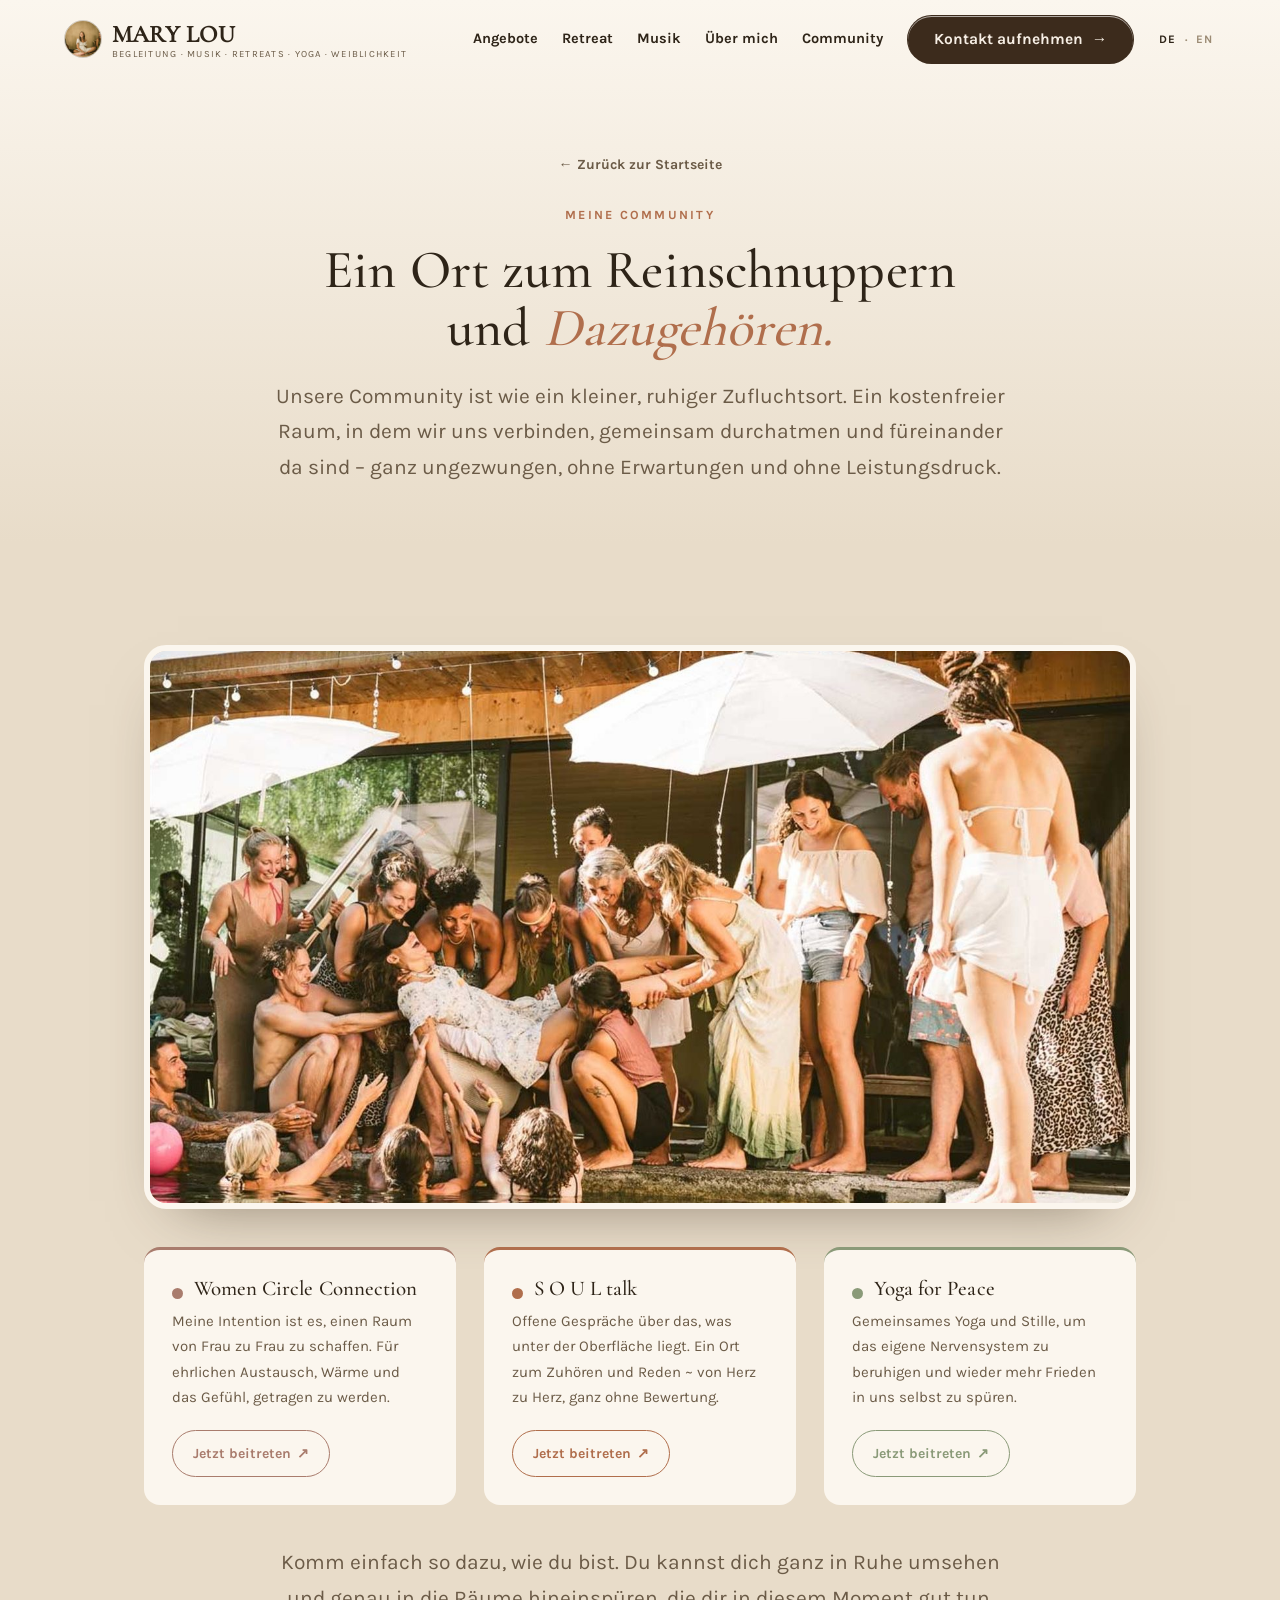
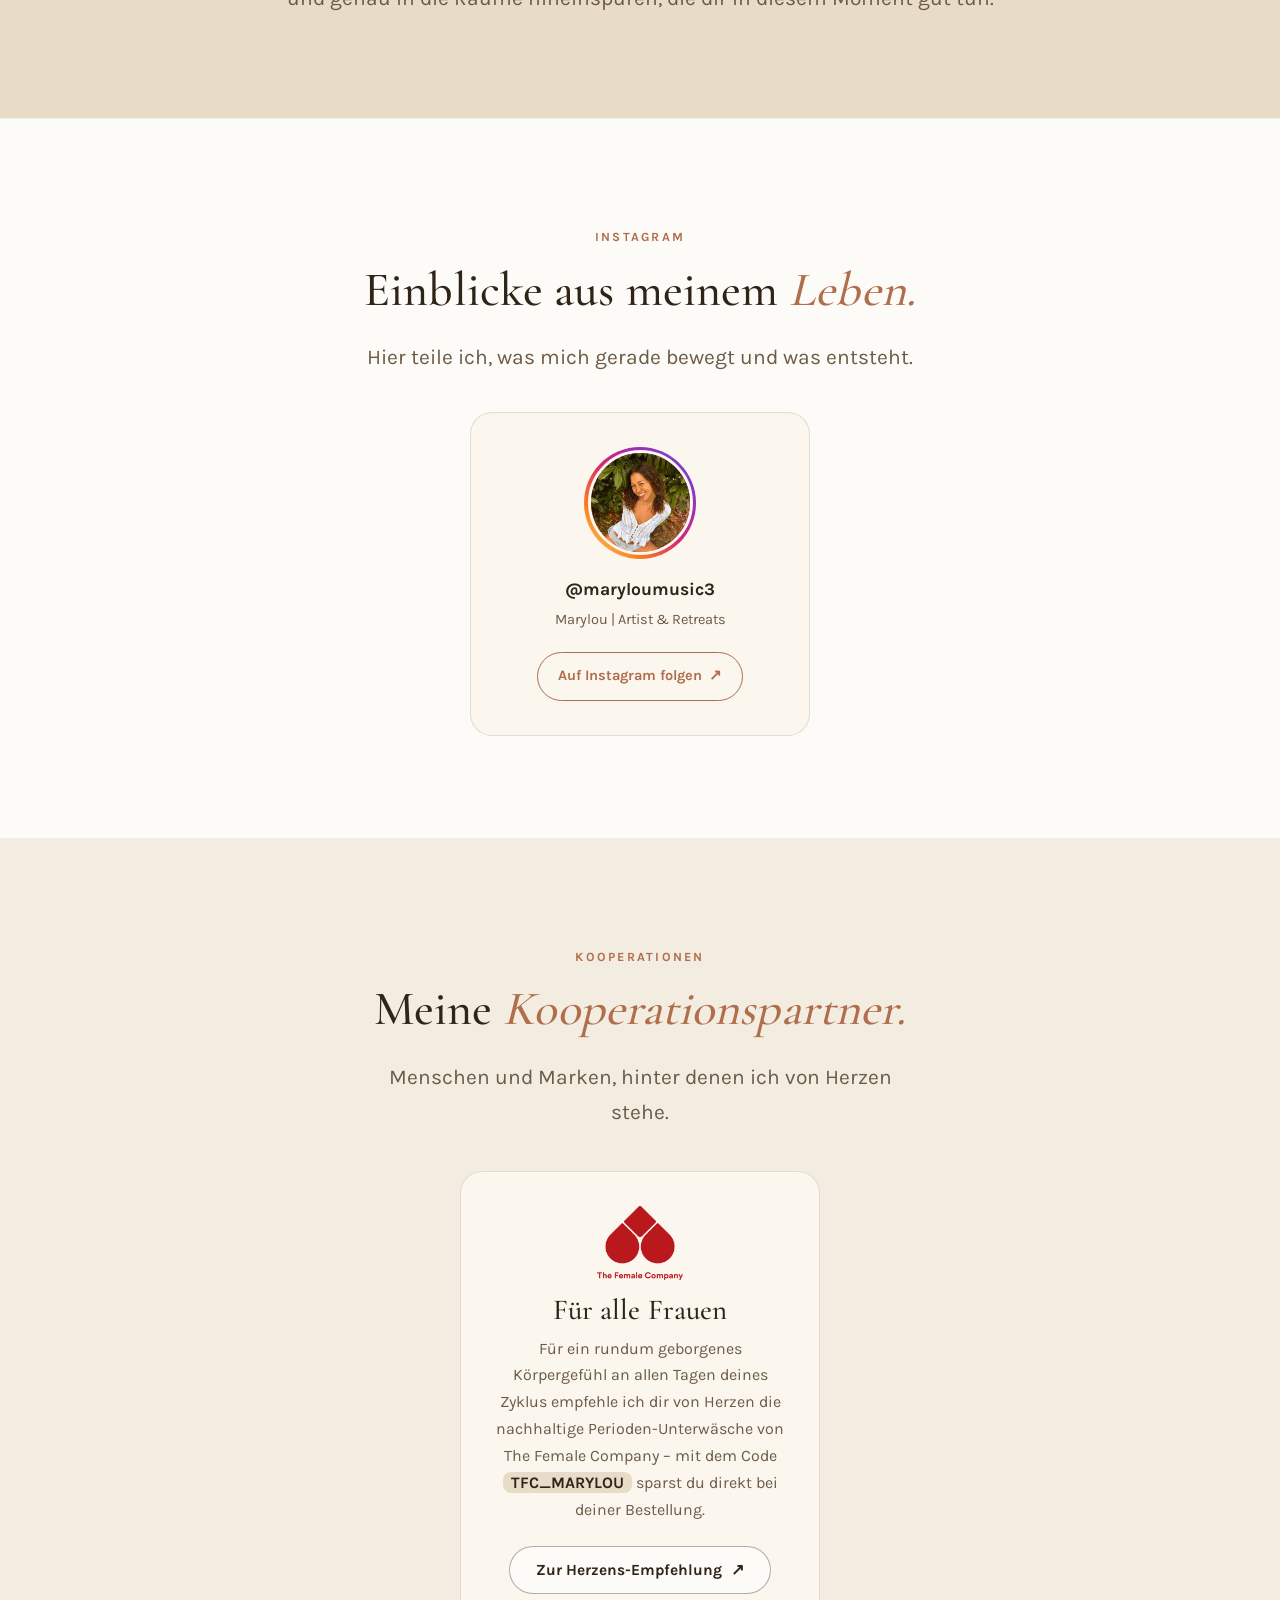
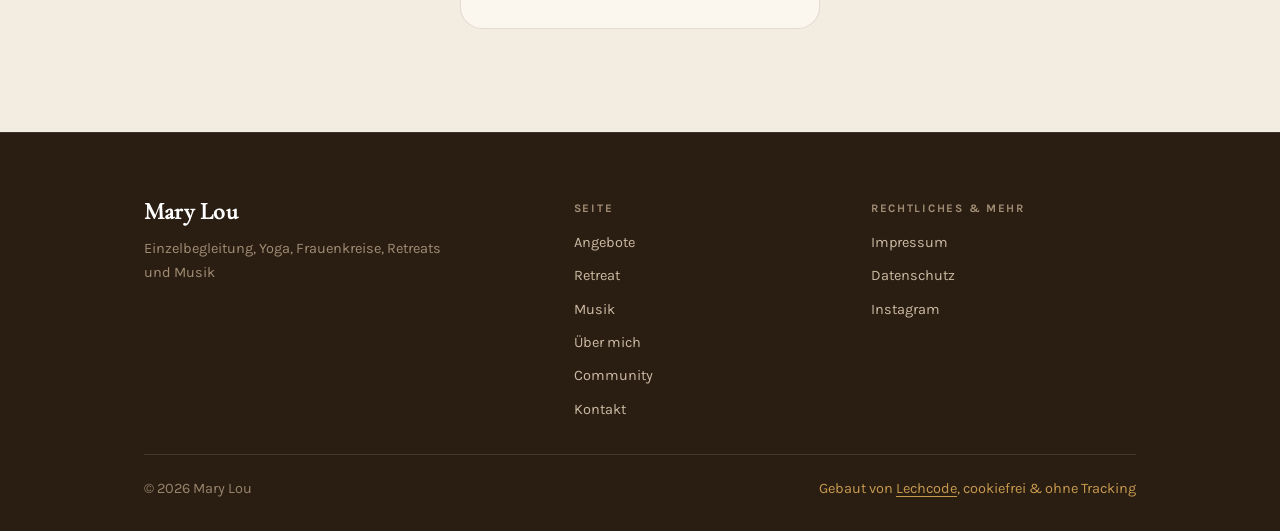
<file: community.html>
<!doctype html>
<!--
  Mary Lou · Unterseite „Meine Community"
  Inhalt: Kreise (WhatsApp), Instagram-Einblicke, Herzens-Empfehlung The Female Company.
  Achtung: Das Basis-CSS (Tokens, Nav, Buttons, Footer) ist mit index.html identisch —
  Aenderungen am Look bitte in BEIDEN Dateien nachziehen.
  Die Instagram-Kacheln sind Fotos aus ihrem Shooting-Satz und verlinken aufs Profil.
  HIER: durch echte Beitragsbilder + Links auf die einzelnen Posts ersetzen, sobald geliefert.
-->
<html lang="de">
<head>
<meta charset="utf-8">
<meta name="viewport" content="width=device-width, initial-scale=1">
<script>document.documentElement.classList.add('js');if(location.search.indexOf('foto')>-1)document.documentElement.classList.add('foto')</script>
<title>Meine Community — Frauenkreise, Soul Talk &amp; Yoga for Peace | Mary Lou</title>
<meta name="description" content="Kostenfreie Kreise zum Reinschnuppern: Women Circle Connection, S O U L talk und Yoga for Peace — komm dazu, wie du bist.">
<meta name="theme-color" content="#F3ECE0">
<meta property="og:type" content="website">
<meta property="og:locale" content="de_DE">
<meta property="og:url" content="https://marylou.at/community.html">
<meta property="og:title" content="Meine Community — Mary Lou">
<meta property="og:description" content="Ein Ort zum Reinschnuppern und Dazugehören: Frauenkreise, Soul Talk und Yoga for Peace.">
<meta property="og:image" content="https://marylou.at/assets/og.jpg">
<link rel="icon" href="data:image/svg+xml,%3Csvg xmlns='http://www.w3.org/2000/svg' viewBox='0 0 32 32'%3E%3Crect width='32' height='32' rx='9' fill='%233C2B1C'/%3E%3Cpath d='M18 8c-5 2-7 8-3.5 13 4-1 7.5-6.5 3.5-13Z' fill='%23C79A4E'/%3E%3C/svg%3E">
<link rel="preload" as="font" type="font/woff2" href="assets/fonts/cormorant-garamond-500.woff2" crossorigin>
<link rel="preload" as="font" type="font/woff2" href="assets/fonts/karla-regular.woff2" crossorigin>
<link rel="stylesheet" href="assets/fonts.css">
<style>
*{margin:0;padding:0;box-sizing:border-box}
:root{
  --sand:#F3ECE0; --sand-deep:#E8DCC9; --cream:#FBF6EE; --shell:#FDFBF7;
  --ink:#2E2418; --ink-soft:#6B5B47; --ink-faint:#9C8B74;
  --cocoa:#3C2B1C; --cocoa-deep:#2A1D12;
  --clay:#B06E4C; --gold:#C79A4E; --sage:#8A9A78; --rose:#A97C6D;
  --line:rgba(62,46,30,.13); --line-strong:rgba(62,46,30,.22);
  --line-night:rgba(246,236,224,.16);
  --serif:'Cormorant Garamond','Cormorant Fallback',Georgia,serif;
  --sans:'Karla','Karla Fallback',Arial,sans-serif;
  --s0:clamp(16px, .35vw + 15px, 17.5px);
  --s1:clamp(18px, .7vw + 15.5px, 21px);
  --h3:clamp(22px, 1.1vw + 17px, 29px);
  --h2:clamp(30px, 2.4vw + 19px, 48px);
  --h1:clamp(40px, 4.6vw + 22px, 76px);
  --maxw:1120px; --gut:clamp(20px, 5vw, 72px);
  --ease:cubic-bezier(.22,.61,.36,1); --r:16px; --r-lg:22px; --r-pill:999px;
  --shadow:0 1px 0 rgba(255,255,255,.6) inset, 0 16px 40px -28px rgba(62,46,30,.4);
}
html{scroll-behavior:smooth;scroll-padding-top:80px}
@media (prefers-reduced-motion:reduce){html{scroll-behavior:auto}}
body{background:var(--sand);color:var(--ink);font-family:var(--sans);font-size:var(--s0);line-height:1.68;-webkit-font-smoothing:antialiased;text-rendering:optimizeLegibility;overflow-x:clip}
h1,h2,h3{font-family:var(--serif);font-weight:500;line-height:1.08;letter-spacing:.002em;color:var(--ink);text-wrap:balance}
h1 em,h2 em{font-style:italic;font-weight:500;color:var(--clay)}
p{max-width:64ch}
a{color:var(--cocoa);text-decoration:none}
a:hover{text-decoration:underline;text-underline-offset:3px}
img,svg{display:block;max-width:100%;height:auto}
::selection{background:var(--gold);color:var(--cocoa)}
.wrap{max-width:var(--maxw);margin-inline:auto;padding-inline:var(--gut)}
.sec{padding-block:clamp(58px, 8vw, 116px)}
.eyebrow{font-family:var(--sans);font-weight:700;font-size:12.5px;letter-spacing:.18em;text-transform:uppercase;color:var(--clay);display:inline-flex;align-items:center;gap:.7em}
.lede{font-size:var(--s1);color:var(--ink-soft);line-height:1.6}
.sec-head{max-width:56ch}
.sec-head h2{font-size:var(--h2);margin:.3em 0 .5em}
.sec-head p{font-size:var(--s1);color:var(--ink-soft)}
.center{text-align:center;margin-inline:auto}
:focus-visible{outline:none;box-shadow:0 0 0 3px rgba(176,110,76,.5);border-radius:6px}

.btn{display:inline-flex;align-items:center;justify-content:center;line-height:1.2;gap:.55em;font-family:var(--sans);font-weight:700;font-size:15.5px;padding:14px 26px;border-radius:var(--r-pill);min-height:48px;border:1.5px solid transparent;cursor:pointer;transition:transform .25s var(--ease),background .25s,color .25s,border-color .25s}
.btn .ar{transition:transform .25s var(--ease)}.btn:hover .ar{transform:translateX(3px)}
.btn-primary{background:var(--cocoa);color:#F6EEE4;box-shadow:var(--shadow)}
.btn-primary:hover{background:var(--cocoa-deep);transform:translateY(-2px);text-decoration:none}
.btn-ghost{border-color:rgba(62,46,30,.38);color:var(--ink);background:rgba(255,255,255,.55)}
.btn-ghost:hover{border-color:var(--clay);color:var(--clay);background:#fff;transform:translateY(-2px);text-decoration:none}
.btn:active{transform:translateY(0)}

/* NAV */
.nav{position:fixed;inset:0 0 auto;z-index:50;display:flex;align-items:center;justify-content:space-between;gap:20px;padding:15px var(--gut);transition:background .3s,box-shadow .3s,padding .3s}
.nav.scrolled{background:rgba(251,246,238,.9);backdrop-filter:blur(12px);box-shadow:0 1px 0 var(--line);padding-block:10px}
/* Bei offenem Menue keinen Weichzeichner: sonst wird die Leiste zum Bezugsrahmen und das Menue bleibt in ihr stecken */
.menu-open .nav{backdrop-filter:none;-webkit-backdrop-filter:none}
.menu-open{overflow:hidden}
.brand{display:flex;align-items:center;gap:10px;line-height:1.05}
.brand img{width:38px;height:38px;border-radius:50%;object-fit:cover;object-position:50% 30%;border:1.5px solid var(--line-strong)}
.brand .btxt{display:flex;flex-direction:column}
.brand b{font-family:var(--serif);font-weight:600;font-size:24px;letter-spacing:.01em;color:var(--ink)}
.brand span{font-family:var(--sans);font-size:9.5px;letter-spacing:.13em;text-transform:uppercase;color:var(--ink-soft);margin-top:2px;white-space:nowrap}
.navlinks{display:flex;align-items:center;gap:24px}
.navlinks a:not(.btn){font-size:14.5px;font-weight:700;color:var(--ink);position:relative}
.navlinks a:not(.btn)::after{content:"";position:absolute;left:0;bottom:-5px;width:0;height:1.5px;background:var(--clay);transition:width .28s var(--ease)}
.navlinks a:not(.btn):hover::after{width:100%}
.navlinks a:not(.btn):hover{text-decoration:none}
.burger{display:none;width:46px;height:46px;border:1px solid var(--line-strong);border-radius:12px;background:none;cursor:pointer;flex-direction:column;justify-content:center;gap:5px}
.burger span{height:2px;width:20px;background:var(--ink);margin-inline:auto;transition:.3s}
.nav-rechts{display:flex;align-items:center;gap:22px}
.lang{display:inline-flex;align-items:center;gap:5px;font-family:var(--sans);font-size:11.5px;font-weight:700;letter-spacing:.1em;color:var(--ink-faint);white-space:nowrap}
.lang a{color:var(--ink-faint);padding:8px 3px;transition:color .2s}
.lang a:hover{color:var(--clay);text-decoration:none}
.lang a[aria-current="true"]{color:var(--ink)}
.menu-open .burger span:nth-child(1){transform:translateY(7px) rotate(45deg)}
.menu-open .burger span:nth-child(2){opacity:0}
.menu-open .burger span:nth-child(3){transform:translateY(-7px) rotate(-45deg)}

/* Runde Bilder — durchgängiges Motiv */
.round{border-radius:50%;object-fit:cover;border:6px solid var(--cream);box-shadow:0 20px 46px -24px rgba(62,46,30,.5)}
/* COMMUNITY — breites Bild + drei Räume darunter */
.community-bild{margin-top:44px;border-radius:var(--r-lg);overflow:hidden;border:6px solid var(--cream);box-shadow:0 26px 60px -34px rgba(62,46,30,.6)}
.community-bild img{width:100%;height:auto;aspect-ratio:16/9;object-fit:cover}
.circles{display:grid;grid-template-columns:repeat(3,1fr);gap:clamp(18px,2.4vw,28px);margin-top:clamp(26px,3.4vw,38px)}
.circle{display:flex;flex-direction:column;background:var(--cream);border-radius:var(--r);padding:clamp(20px,2.4vw,28px);border-top:3px solid var(--tint,var(--clay))}
.circle h3{font-size:var(--s1);position:relative;padding-left:22px}
.circle h3::before{content:"";position:absolute;left:0;top:.52em;width:11px;height:11px;border-radius:50%;background:var(--tint,var(--clay))}
.circle p{color:var(--ink-soft);font-size:15px;margin-top:9px;margin-bottom:20px}
.circle-link{margin-top:auto;align-self:flex-start;display:inline-flex;align-items:center;gap:.45em;font-weight:700;font-size:14px;color:var(--tint,var(--clay));border:1.6px solid currentColor;border-radius:var(--r-pill);padding:11px 20px;min-height:46px;transition:background .25s var(--ease),color .25s var(--ease),transform .25s var(--ease)}
.circle-link:hover{background:var(--tint,var(--clay));color:var(--cream);transform:translateY(-2px);text-decoration:none}
.circle-link:active,.karte:active .mehr{transform:translateY(0)}
.circle.-women{--tint:var(--rose)}.circle.-soul{--tint:var(--clay)}.circle.-yoga{--tint:var(--sage)}
.community-schluss{margin-top:clamp(28px,3.4vw,40px);text-align:center}
.community-schluss p{max-width:62ch;margin-inline:auto;color:var(--ink-soft);font-size:var(--s1)}
.community-schluss .btn{margin-top:22px}

/* MUSIK */
.musik{background:var(--cocoa);color:#EFE7DE}
.musik .eyebrow{color:var(--gold)}
.musik .sec-head h2{color:#fff}
.musik .sec-head p{color:#d5c8bd}
.players{display:grid;grid-template-columns:1fr 1fr;gap:clamp(16px,2vw,22px);margin-top:44px;max-width:880px;margin-inline:auto}
.embed{border-radius:18px;overflow:hidden;box-shadow:0 24px 56px -32px rgba(0,0,0,.7);border:1px solid var(--line-night)}
.embed-load{position:relative;display:flex;width:100%;aspect-ratio:3/2;align-items:flex-end;border:0;cursor:pointer;background:#2A1D12 center/cover no-repeat;color:#fff;text-align:left;padding:0;font-family:inherit;overflow:hidden}
.embed-overlay{position:absolute;inset:0;background:linear-gradient(180deg,rgba(42,29,18,.10) 34%,rgba(42,29,18,.72) 66%,rgba(42,29,18,.92) 100%);transition:opacity .3s}
.embed-load:hover .embed-overlay{opacity:.88}
.embed-inner{position:relative;display:flex;align-items:center;gap:16px;padding:22px 24px 24px;width:100%}
.embed-play{flex:none;width:58px;height:41px;border-radius:11px;background:#E62117;display:grid;place-items:center;box-shadow:0 10px 24px -8px rgba(0,0,0,.7);transition:transform .25s var(--ease)}
.embed-load:hover .embed-play{transform:scale(1.07)}
.embed-play svg{width:26px;height:26px;color:#fff;margin-left:3px}
.embed-txt b{font-family:var(--serif);font-size:22px;display:block;line-height:1.15;text-shadow:0 1px 12px rgba(30,20,10,.6)}
.embed-txt small{opacity:.92;font-size:13.5px;text-shadow:0 1px 10px rgba(30,20,10,.6)}
.player-links{display:flex;flex-wrap:wrap;gap:12px;justify-content:center;margin-top:26px}
.player-links .btn{border-color:rgba(246,236,224,.34);color:#EFE7DE;background:rgba(255,255,255,.07)}
.player-links .btn:hover{border-color:var(--gold);color:var(--gold);background:rgba(199,154,78,.14)}
.player-links .plat{width:20px;height:20px;flex:none}
.player-links .-spotify .plat{color:#1DB954}
.player-links .-youtube .plat{color:#FF3B30}
.musik-anlass{margin-top:clamp(30px,4vw,46px);text-align:center;max-width:620px;margin-inline:auto}
.musik-anlass p{color:#d8ccc0;font-size:var(--s1);margin-inline:auto}
.musik-anlass .btn{margin-top:18px;border-color:rgba(246,236,224,.34);color:#EFE7DE;background:rgba(255,255,255,.07)}
.musik-anlass .btn:hover{border-color:var(--gold);color:var(--gold);background:rgba(199,154,78,.14)}

/* KOOPERATIONSPARTNER — Raster waechst mit weiteren Partnern mit */
.partner-grid{display:grid;grid-template-columns:repeat(auto-fit,minmax(280px,360px));justify-content:center;gap:clamp(18px,2.4vw,28px);margin-top:clamp(28px,3.4vw,40px)}
.partner{display:flex;flex-direction:column;align-items:center;text-align:center;background:var(--cream);border:1px solid var(--line);border-radius:var(--r-lg);padding:clamp(26px,3vw,34px)}
.tfc-logo{width:86px;height:auto;margin:0 auto 14px}
.partner h3{font-size:var(--h3)}
.partner p{color:var(--ink-soft);font-size:16px;margin-top:10px}
.partner .code{font-family:var(--sans);font-weight:700;color:var(--ink);background:var(--sand-deep);border-radius:8px;padding:1px 8px;white-space:nowrap}
.partner .btn{margin-top:22px}

/* KONTAKT */
.kontakt{background:var(--cocoa-deep);color:#E9E0DA}
.kontakt .eyebrow{color:var(--gold)}
.kontakt h2{color:#fff;font-size:var(--h2)}
.kontakt .sec-head{margin-inline:auto}
.wege{display:grid;grid-template-columns:repeat(3,1fr);gap:clamp(16px,2.2vw,26px);margin-top:clamp(30px,4vw,44px)}
.weg{display:flex;flex-direction:column;align-items:flex-start;background:rgba(255,255,255,.055);border:1px solid rgba(246,236,224,.2);border-radius:var(--r-lg);padding:clamp(22px,2.6vw,30px);color:#E9E0DA;transition:background .25s var(--ease),border-color .25s var(--ease),transform .25s var(--ease)}
.weg:hover{background:rgba(255,255,255,.09);border-color:var(--gold);transform:translateY(-3px);text-decoration:none}
.weg:active{transform:translateY(0)}
.weg-ic{display:grid;place-items:center;width:46px;height:46px;border-radius:50%;background:rgba(199,154,78,.15);color:var(--gold)}
.weg-ic svg{width:23px;height:23px}
.weg h3{margin-top:16px;font-size:var(--s1);color:#fff}
.weg p{margin-top:7px;font-size:15px;line-height:1.55;color:#c9bcae}
.weg-cta{margin-top:auto;padding-top:18px;display:inline-flex;align-items:center;gap:.45em;overflow-wrap:anywhere;font-weight:700;font-size:14.5px;color:var(--gold)}
.weg:hover .weg-cta .ar{transform:translateX(3px)}
.weg-cta .ar{transition:transform .25s var(--ease)}


/* KOPF DER UNTERSEITE */
.uhead{background:linear-gradient(180deg,var(--cream) 0%,var(--sand-deep) 100%);padding-top:clamp(118px,17vh,168px);padding-bottom:clamp(34px,5vw,58px);text-align:center}
.uhead h1{font-size:clamp(32px,3.4vw + 20px,54px);margin:.24em 0 .4em}
.uhead p{font-size:var(--s1);color:var(--ink-soft);max-width:62ch;margin-inline:auto}
.zurueck{display:flex;width:fit-content;margin-inline:auto;align-items:center;gap:.5em;margin-bottom:22px;font-weight:700;font-size:14px;color:var(--ink-soft)}
.zurueck:hover{color:var(--clay);text-decoration:none}
.community{background:var(--sand-deep)}
.community-bild{margin-top:0}

/* INSTAGRAM-BEREICH */
.insta{background:var(--shell);box-shadow:inset 0 1px 0 rgba(62,46,30,.07)}
.ig-karte{display:flex;flex-direction:column;align-items:center;text-align:center;width:min(340px,100%);
margin:clamp(26px,3.2vw,36px) auto 0;background:var(--cream);border:1px solid var(--line);border-radius:var(--r-lg);
padding:clamp(26px,3vw,34px) clamp(20px,2.6vw,28px);color:inherit;
transition:border-color .25s var(--ease),transform .25s var(--ease),box-shadow .25s var(--ease)}
.ig-karte:hover{border-color:var(--clay);transform:translateY(-3px);box-shadow:0 24px 52px -36px rgba(62,46,30,.75);text-decoration:none}
.ig-karte:active{transform:translateY(0)}
.ig-avatar{display:block;width:112px;height:112px;border-radius:50%;padding:3.5px;
background:linear-gradient(45deg,#FEDA75,#FA7E1E,#D62976,#962FBF,#4F5BD5)}
.ig-avatar img{width:100%;height:100%;border-radius:50%;object-fit:cover;border:3px solid var(--cream)}
.ig-text{display:block;margin-top:16px}
.ig-handle{display:block;font-size:17.5px;font-weight:700;color:var(--ink)}
.ig-name{display:block;margin-top:4px;font-size:14.5px;color:var(--ink-soft)}
.ig-cta{margin-top:20px;display:inline-flex;align-items:center;gap:.45em;font-weight:700;font-size:14.5px;
color:var(--clay);border:1.6px solid currentColor;border-radius:var(--r-pill);padding:11px 20px;min-height:46px;
transition:background .25s var(--ease),color .25s var(--ease)}
.ig-karte:hover .ig-cta{background:var(--clay);color:var(--cream)}
.ig-karte:hover .ig-cta .ar{transform:translateX(3px)}
.ig-cta .ar{transition:transform .25s var(--ease)}

/* FOOTER */
footer{background:var(--cocoa-deep);color:#CCBBA4;padding-block:clamp(44px,6vw,66px) 30px;font-size:14.5px;border-top:1px solid rgba(255,255,255,.1)}
.foot-top{display:grid;grid-template-columns:1.5fr 1fr 1fr;gap:32px;padding-bottom:32px;border-bottom:1px solid rgba(255,255,255,.12)}
footer .brand b{color:#fff}footer .brand span{color:#A08D74}
footer h4{font-family:var(--sans);font-size:11.5px;letter-spacing:.15em;text-transform:uppercase;color:#A08D74;margin-bottom:13px;font-weight:700}
footer ul{list-style:none;display:grid;gap:9px}footer a{color:#CCBBA4}footer a:hover{color:#fff}
.foot-bot{display:flex;flex-wrap:wrap;justify-content:space-between;gap:12px;padding-top:22px;color:#97856C}
.foot-bot .made{color:var(--gold)}
.foot-bot .made a{color:inherit;text-decoration:underline;text-underline-offset:3px;text-decoration-thickness:1px}
.foot-bot .made a:hover{color:#fff}

/* REVEAL */
.js .reveal{opacity:0;transform:translateY(18px);transition:opacity .7s var(--ease),transform .7s var(--ease)}
.js .reveal.in{opacity:1;transform:none}
@media (prefers-reduced-motion:reduce){.js .reveal{opacity:1!important;transform:none!important;transition:none}}
.foto .reveal{opacity:1!important;transform:none!important}

@media (max-width:1080px){
  .navlinks{gap:18px}
}
@media (max-width:900px){
  .nav-rechts{gap:10px}
  .brand span{white-space:normal;font-size:8.5px;letter-spacing:.1em;line-height:1.35}
  .brand{gap:8px;max-width:62vw}
  .brand b{font-size:21px}
  .navlinks{position:fixed;inset:0;background:var(--cream);flex-direction:column;justify-content:center;gap:26px;transform:translateX(100%);transition:transform .4s var(--ease);z-index:40}
  .navlinks a:not(.btn){font-size:23px;font-family:var(--serif);font-weight:600;color:var(--ink)}
  .menu-open .navlinks{transform:none}.burger{display:flex;z-index:45}
  .circles{grid-template-columns:1fr}
}
@media (max-width:540px){
  .karten{grid-template-columns:1fr}
}
</style>
</head>
<body>
<a href="#inhalt" class="btn" style="position:absolute;left:-9999px;top:8px;z-index:99" onfocus="this.style.left='8px'" onblur="this.style.left='-9999px'">Zum Inhalt springen</a>

<nav class="nav" id="nav" aria-label="Hauptnavigation">
  <a class="brand" href="index.html"><img src="assets/foto-ueber.jpg" width="76" height="76" alt="" loading="eager"><span class="btxt"><b>Mary Lou</b><span>Begleitung · Musik · Retreats · Yoga · Weiblichkeit</span></span></a>
  <div class="nav-rechts">
  <div class="navlinks" id="menu">
    <a href="index.html#angebote">Angebote</a>
    <a href="index.html#retreat">Retreat</a>
    <a href="index.html#musik">Musik</a>
    <a href="index.html#ueber">Über mich</a>
    <a href="community.html" aria-current="page">Community</a>
    <a href="index.html#kontakt" class="btn btn-primary">Kontakt aufnehmen <span class="ar">→</span></a>
  </div>
  <div class="lang" role="group" aria-label="Sprache wählen"><a href="?lang=de" data-lang="de" aria-current="true" hreflang="de">DE</a><span aria-hidden="true">·</span><a href="?lang=en" data-lang="en" aria-current="false" hreflang="en">EN</a></div>
  <button class="burger" id="burger" aria-label="Menü öffnen" aria-expanded="false" aria-controls="menu"><span></span><span></span><span></span></button>
  </div>
</nav>

<main id="inhalt">

<header class="uhead">
  <div class="wrap">
    <a class="zurueck" href="index.html">← Zurück zur Startseite</a>
    <span class="eyebrow" style="justify-content:center">Meine Community</span>
    <h1>Ein Ort zum Reinschnuppern und <em>Dazugehören.</em></h1>
    <p>Unsere Community ist wie ein kleiner, ruhiger Zufluchtsort. Ein kostenfreier Raum, in dem wir uns verbinden, gemeinsam durchatmen und füreinander da sind – ganz ungezwungen, ohne Erwartungen und ohne Leistungsdruck.</p>
  </div>
</header>

<!-- KREISE -->
<section class="sec community" id="kreise">
  <div class="wrap">
    <figure class="community-bild reveal">
      <img src="assets/foto-community.jpg" width="1500" height="1120" loading="lazy" decoding="async" alt="Gruppe von Menschen am Pool, die gemeinsam eine Frau über dem Wasser tragen">
    </figure>
    <div class="circles reveal">
      <div class="circle -women">
        <h3>Women Circle Connection</h3>
        <p>Meine Intention ist es, einen Raum von Frau zu Frau zu schaffen. Für ehrlichen Austausch, Wärme und das Gefühl, getragen zu werden.</p>
        <a class="circle-link" href="https://chat.whatsapp.com/Ikc2PRRb75YJgW1POf5fPg" target="_blank" rel="noopener">Jetzt beitreten <span class="ar">↗</span></a>
      </div>
      <div class="circle -soul">
        <h3>S O U L talk</h3>
        <p>Offene Gespräche über das, was unter der Oberfläche liegt. Ein Ort zum Zuhören und Reden ~ von Herz zu Herz, ganz ohne Bewertung.</p>
        <a class="circle-link" href="https://chat.whatsapp.com/JYUEWcPZJBR9OFlGcB3lRD" target="_blank" rel="noopener">Jetzt beitreten <span class="ar">↗</span></a>
      </div>
      <div class="circle -yoga">
        <h3>Yoga for Peace</h3>
        <p>Gemeinsames Yoga und Stille, um das eigene Nervensystem zu beruhigen und wieder mehr Frieden in uns selbst zu spüren.</p>
        <a class="circle-link" href="https://chat.whatsapp.com/KUVAFU1MtCiGot0BOQxVOL" target="_blank" rel="noopener">Jetzt beitreten <span class="ar">↗</span></a>
      </div>
    </div>
    <div class="community-schluss center reveal">
      <p>Komm einfach so dazu, wie du bist. Du kannst dich ganz in Ruhe umsehen und genau in die Räume hineinspüren, die dir in diesem Moment gut tun.</p>
    </div>
  </div>
</section>

<!-- INSTAGRAM -->
<section class="sec insta" id="instagram">
  <div class="wrap">
    <div class="sec-head center reveal">
      <span class="eyebrow" style="justify-content:center">Instagram</span>
      <h2>Einblicke aus meinem <em>Leben.</em></h2>
      <p style="margin-inline:auto">Hier teile ich, was mich gerade bewegt und was entsteht.</p>
    </div>
    <!-- HIER: Profilbild austauschen, wenn sie ihres auf Instagram wechselt (assets/insta-profilbild.jpg).
         Bewusst OHNE Followerzahl und Bio-Zeilen — die veralten, der Rest bleibt jahrelang richtig. -->
    <a class="ig-karte reveal" href="https://www.instagram.com/maryloumusic3/" target="_blank" rel="noopener">
      <span class="ig-avatar">
        <img src="assets/insta-profilbild.jpg" width="360" height="360" loading="lazy" decoding="async" alt="Profilbild von Mary Lou auf Instagram">
      </span>
      <span class="ig-text">
        <b class="ig-handle">@maryloumusic3</b>
        <span class="ig-name">Marylou | Artist &amp; Retreats</span>
      </span>
      <span class="ig-cta">Auf Instagram folgen <span class="ar">↗</span></span>
    </a>
  </div>
</section>




<!-- KOOPERATIONSPARTNER — weitere Partner einfach als zusaetzliche <article class="partner"> ergaenzen -->
<section class="sec" id="kooperationen">
  <div class="wrap">
    <div class="sec-head center reveal">
      <span class="eyebrow" style="justify-content:center">Kooperationen</span>
      <h2>Meine <em>Kooperationspartner.</em></h2>
      <p style="margin-inline:auto">Menschen und Marken, hinter denen ich von Herzen stehe.</p>
    </div>
    <div class="partner-grid reveal">
      <article class="partner">
        <img class="tfc-logo" src="assets/logo-tfc.webp" width="300" height="260" loading="lazy" decoding="async" alt="The Female Company">
        <h3>Für alle Frauen</h3>
        <p>Für ein rundum geborgenes Körpergefühl an allen Tagen deines Zyklus empfehle ich dir von Herzen die nachhaltige Perioden-Unterwäsche von The Female Company – mit dem Code <b class="code">TFC_MARYLOU</b> sparst du direkt bei deiner Bestellung.</p>
        <a class="btn btn-ghost" href="https://tfc.is/TFC_MARYLOU" target="_blank" rel="noopener">Zur Herzens-Empfehlung <span class="ar">↗</span></a>
      </article>
    </div>
  </div>
</section>

</main>

<footer>
  <div class="wrap">
    <div class="foot-top">
      <div>
        <a class="brand" href="index.html"><b>Mary Lou</b></a>
        <p style="margin-top:13px;max-width:36ch;color:#A08D74">Einzelbegleitung, Yoga, Frauenkreise, Retreats und Musik</p>
      </div>
      <div><h4>Seite</h4><ul><li><a href="index.html#angebote">Angebote</a></li><li><a href="index.html#retreat">Retreat</a></li><li><a href="index.html#musik">Musik</a></li><li><a href="index.html#ueber">Über mich</a></li><li><a href="community.html">Community</a></li><li><a href="index.html#kontakt">Kontakt</a></li></ul></div>
      <div><h4>Rechtliches &amp; mehr</h4><ul><li><a href="impressum.html">Impressum</a></li><li><a href="datenschutz.html">Datenschutz</a></li><li><a href="https://www.instagram.com/maryloumusic3/" target="_blank" rel="noopener">Instagram</a></li></ul></div>
    </div>
    <div class="foot-bot"><span>© 2026 Mary Lou</span><span class="made">Gebaut von <a href="https://lechcode.de" target="_blank" rel="noopener">Lechcode</a>, cookiefrei &amp; ohne Tracking</span></div>
  </div>
</footer>

<script>
const nav=document.getElementById('nav');
addEventListener('scroll',()=>nav.classList.toggle('scrolled',scrollY>20),{passive:true});
const burger=document.getElementById('burger');
burger.addEventListener('click',()=>{const o=document.documentElement.classList.toggle('menu-open');burger.setAttribute('aria-expanded',o);burger.setAttribute('aria-label',o?'Menü schließen':'Menü öffnen')});
document.getElementById('menu').addEventListener('click',e=>{if(e.target.tagName==='A'){document.documentElement.classList.remove('menu-open');burger.setAttribute('aria-expanded',false)}});
const io=new IntersectionObserver(es=>{es.forEach(e=>{if(e.isIntersecting){e.target.classList.add('in');io.unobserve(e.target)}})},{rootMargin:'0px 0px -8% 0px',threshold:.08});
if(matchMedia('(prefers-reduced-motion: reduce)').matches){document.querySelectorAll('.reveal').forEach(r=>r.classList.add('in'))}
else{document.querySelectorAll('.reveal').forEach(r=>io.observe(r))}
</script>

<script src="assets/i18n.js"></script>
</body>
</html>
</file>
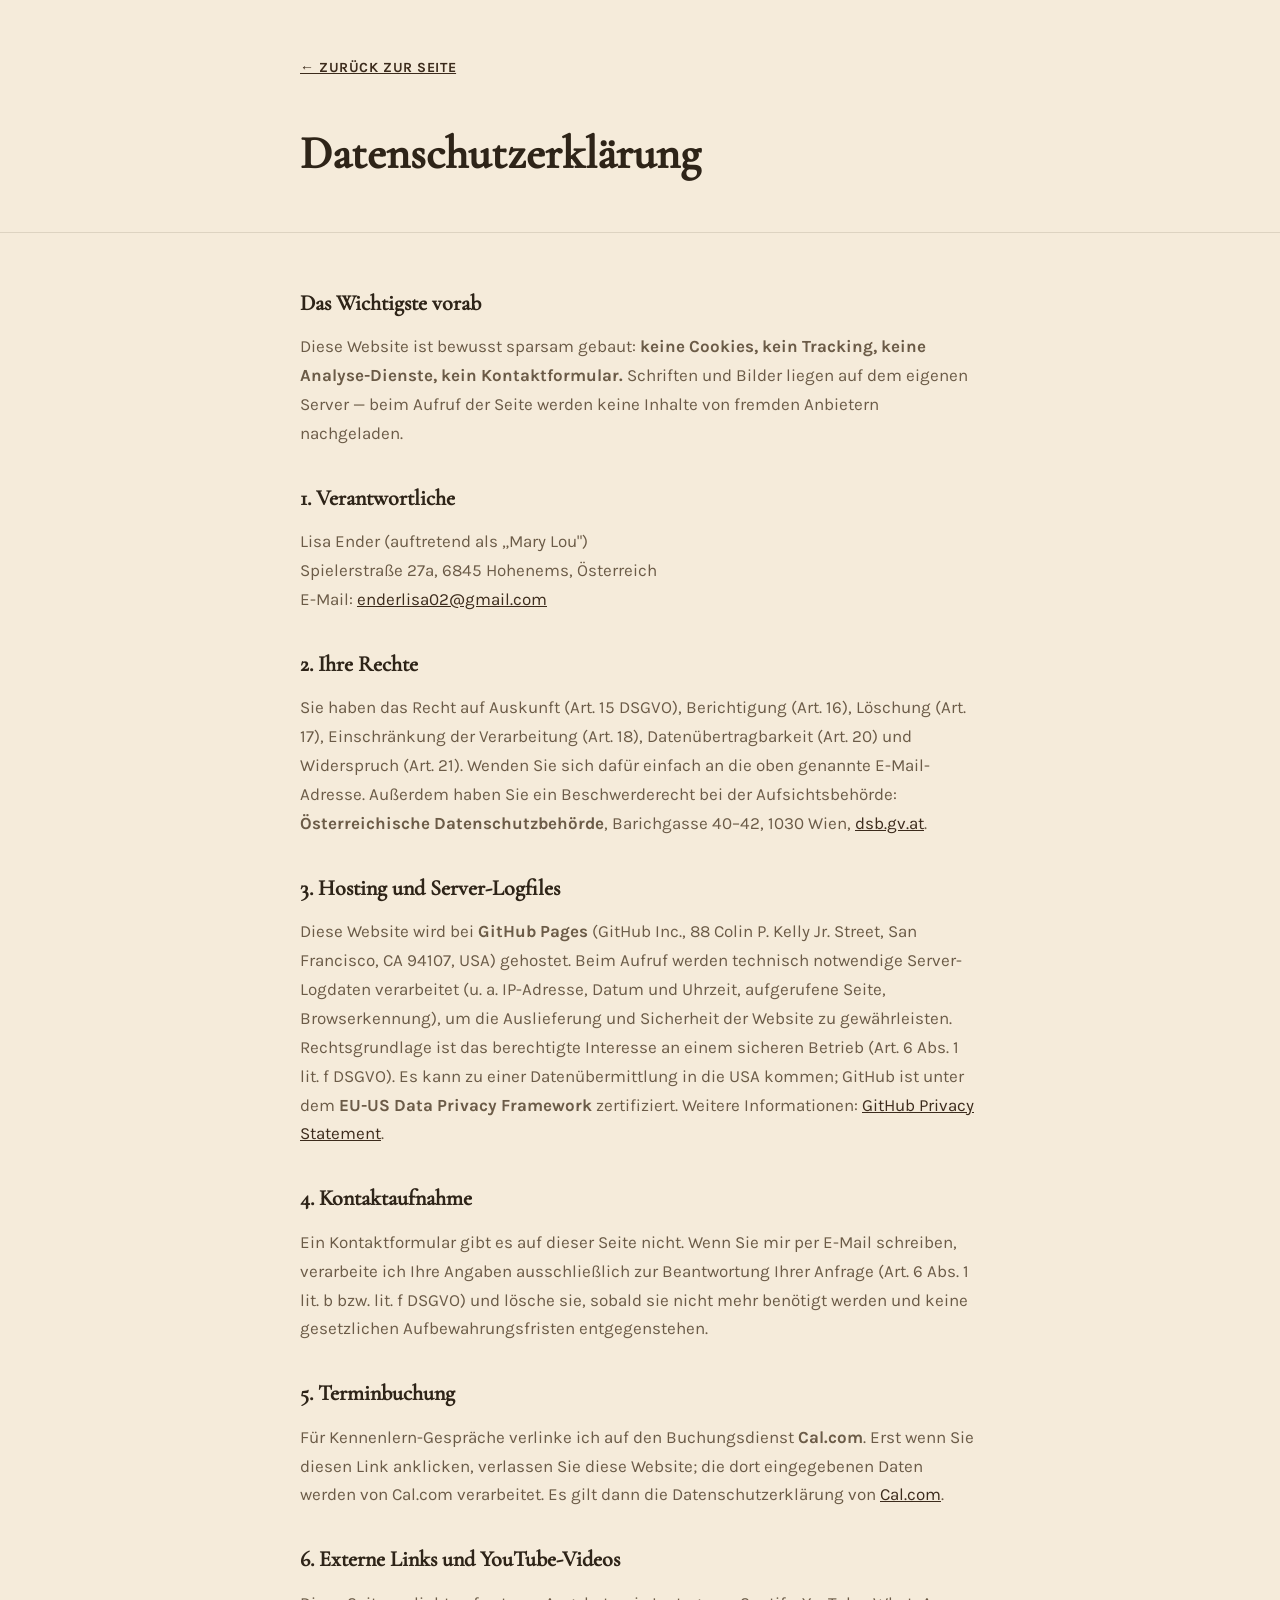
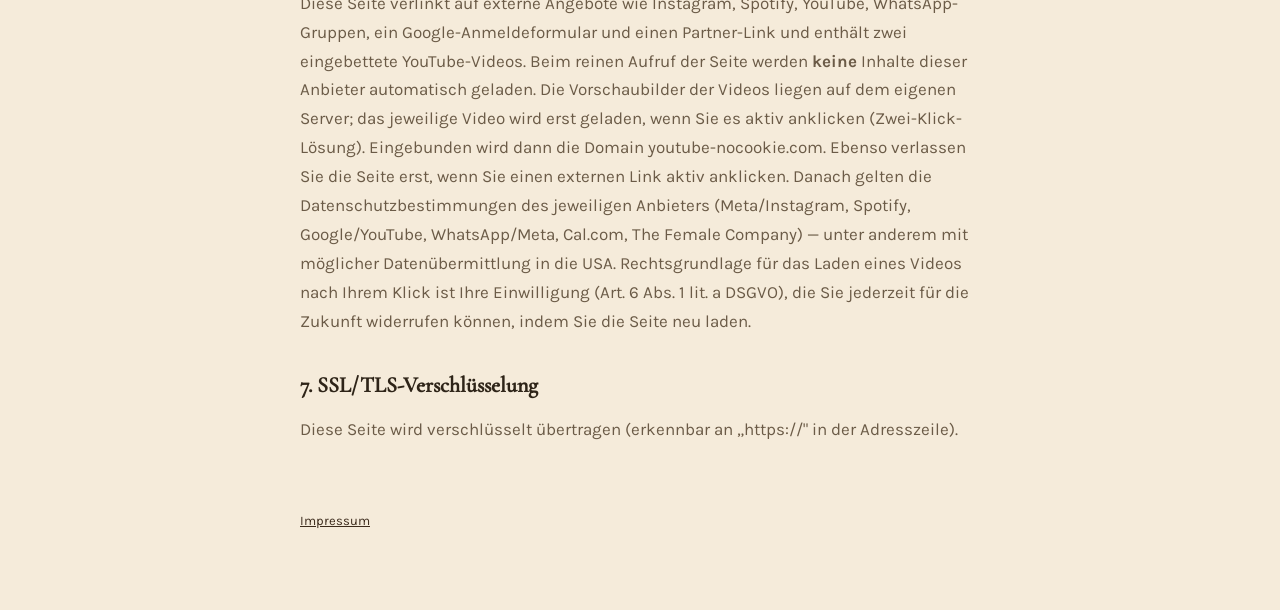
<file: datenschutz.html>
<!DOCTYPE html>
<html lang="de">
<head>
<meta charset="UTF-8">
<meta name="viewport" content="width=device-width, initial-scale=1.0">
<title>Datenschutz · Mary Lou</title>
<meta name="theme-color" content="#F3ECE0">
<link rel="icon" href="data:image/svg+xml,%3Csvg xmlns='http://www.w3.org/2000/svg' viewBox='0 0 32 32'%3E%3Crect width='32' height='32' rx='9' fill='%233C2B1C'/%3E%3Cpath d='M18 8c-5 2-7 8-3.5 13 4-1 7.5-6.5 3.5-13Z' fill='%23C79A4E'/%3E%3C/svg%3E">
<link rel="stylesheet" href="assets/fonts.css">
<link rel="stylesheet" href="assets/legal.css">
</head>
<body>
<header class="lhead"><div class="inner">
  <a class="back" href="index.html">← Zurück zur Seite</a>
  <h1>Datenschutzerklärung</h1>
</div></header>
<main class="sheet">
  <h2>Das Wichtigste vorab</h2>
  <p>Diese Website ist bewusst sparsam gebaut: <b>keine Cookies, kein Tracking, keine Analyse-Dienste, kein Kontaktformular.</b> Schriften und Bilder liegen auf dem eigenen Server — beim Aufruf der Seite werden keine Inhalte von fremden Anbietern nachgeladen.</p>

  <h2>1. Verantwortliche</h2>
  <p>Lisa Ender (auftretend als „Mary Lou")<br>
  Spielerstraße 27a, 6845 Hohenems, Österreich<br>
  E-Mail: <a href="mailto:enderlisa02@gmail.com">enderlisa02@gmail.com</a></p>

  <h2>2. Ihre Rechte</h2>
  <p>Sie haben das Recht auf Auskunft (Art. 15 DSGVO), Berichtigung (Art. 16), Löschung (Art. 17), Einschränkung der Verarbeitung (Art. 18), Datenübertragbarkeit (Art. 20) und Widerspruch (Art. 21). Wenden Sie sich dafür einfach an die oben genannte E-Mail-Adresse. Außerdem haben Sie ein Beschwerderecht bei der Aufsichtsbehörde: <b>Österreichische Datenschutzbehörde</b>, Barichgasse 40–42, 1030 Wien, <a href="https://www.dsb.gv.at" target="_blank" rel="noopener">dsb.gv.at</a>.</p>

  <h2>3. Hosting und Server-Logfiles</h2>
  <p>Diese Website wird bei <b>GitHub Pages</b> (GitHub Inc., 88 Colin P. Kelly Jr. Street, San Francisco, CA 94107, USA) gehostet. Beim Aufruf werden technisch notwendige Server-Logdaten verarbeitet (u. a. IP-Adresse, Datum und Uhrzeit, aufgerufene Seite, Browserkennung), um die Auslieferung und Sicherheit der Website zu gewährleisten. Rechtsgrundlage ist das berechtigte Interesse an einem sicheren Betrieb (Art. 6 Abs. 1 lit. f DSGVO). Es kann zu einer Datenübermittlung in die USA kommen; GitHub ist unter dem <b>EU-US Data Privacy Framework</b> zertifiziert. Weitere Informationen: <a href="https://docs.github.com/site-policy/privacy-policies/github-general-privacy-statement" target="_blank" rel="noopener">GitHub Privacy Statement</a>.</p>

  <h2>4. Kontaktaufnahme</h2>
  <p>Ein Kontaktformular gibt es auf dieser Seite nicht. Wenn Sie mir per E-Mail schreiben, verarbeite ich Ihre Angaben ausschließlich zur Beantwortung Ihrer Anfrage (Art. 6 Abs. 1 lit. b bzw. lit. f DSGVO) und lösche sie, sobald sie nicht mehr benötigt werden und keine gesetzlichen Aufbewahrungsfristen entgegenstehen.</p>

  <h2>5. Terminbuchung</h2>
  <p>Für Kennenlern-Gespräche verlinke ich auf den Buchungsdienst <b>Cal.com</b>. Erst wenn Sie diesen Link anklicken, verlassen Sie diese Website; die dort eingegebenen Daten werden von Cal.com verarbeitet. Es gilt dann die Datenschutzerklärung von <a href="https://cal.com/privacy" target="_blank" rel="noopener">Cal.com</a>.</p>

  <h2>6. Externe Links und YouTube-Videos</h2>
  <p>Diese Seite verlinkt auf externe Angebote wie Instagram, Spotify, YouTube, WhatsApp-Gruppen, ein Google-Anmeldeformular und einen Partner-Link und enthält zwei eingebettete YouTube-Videos. Beim reinen Aufruf der Seite werden <b>keine</b> Inhalte dieser Anbieter automatisch geladen. Die Vorschaubilder der Videos liegen auf dem eigenen Server; das jeweilige Video wird erst geladen, wenn Sie es aktiv anklicken (Zwei-Klick-Lösung). Eingebunden wird dann die Domain youtube-nocookie.com. Ebenso verlassen Sie die Seite erst, wenn Sie einen externen Link aktiv anklicken. Danach gelten die Datenschutzbestimmungen des jeweiligen Anbieters (Meta/Instagram, Spotify, Google/YouTube, WhatsApp/Meta, Cal.com, The Female Company) — unter anderem mit möglicher Datenübermittlung in die USA. Rechtsgrundlage für das Laden eines Videos nach Ihrem Klick ist Ihre Einwilligung (Art. 6 Abs. 1 lit. a DSGVO), die Sie jederzeit für die Zukunft widerrufen können, indem Sie die Seite neu laden.</p>

  <h2>7. SSL/TLS-Verschlüsselung</h2>
  <p>Diese Seite wird verschlüsselt übertragen (erkennbar an „https://" in der Adresszeile).</p>
</main>
<p class="lfoot"><a href="impressum.html">Impressum</a></p>
</body>
</html>
</file>
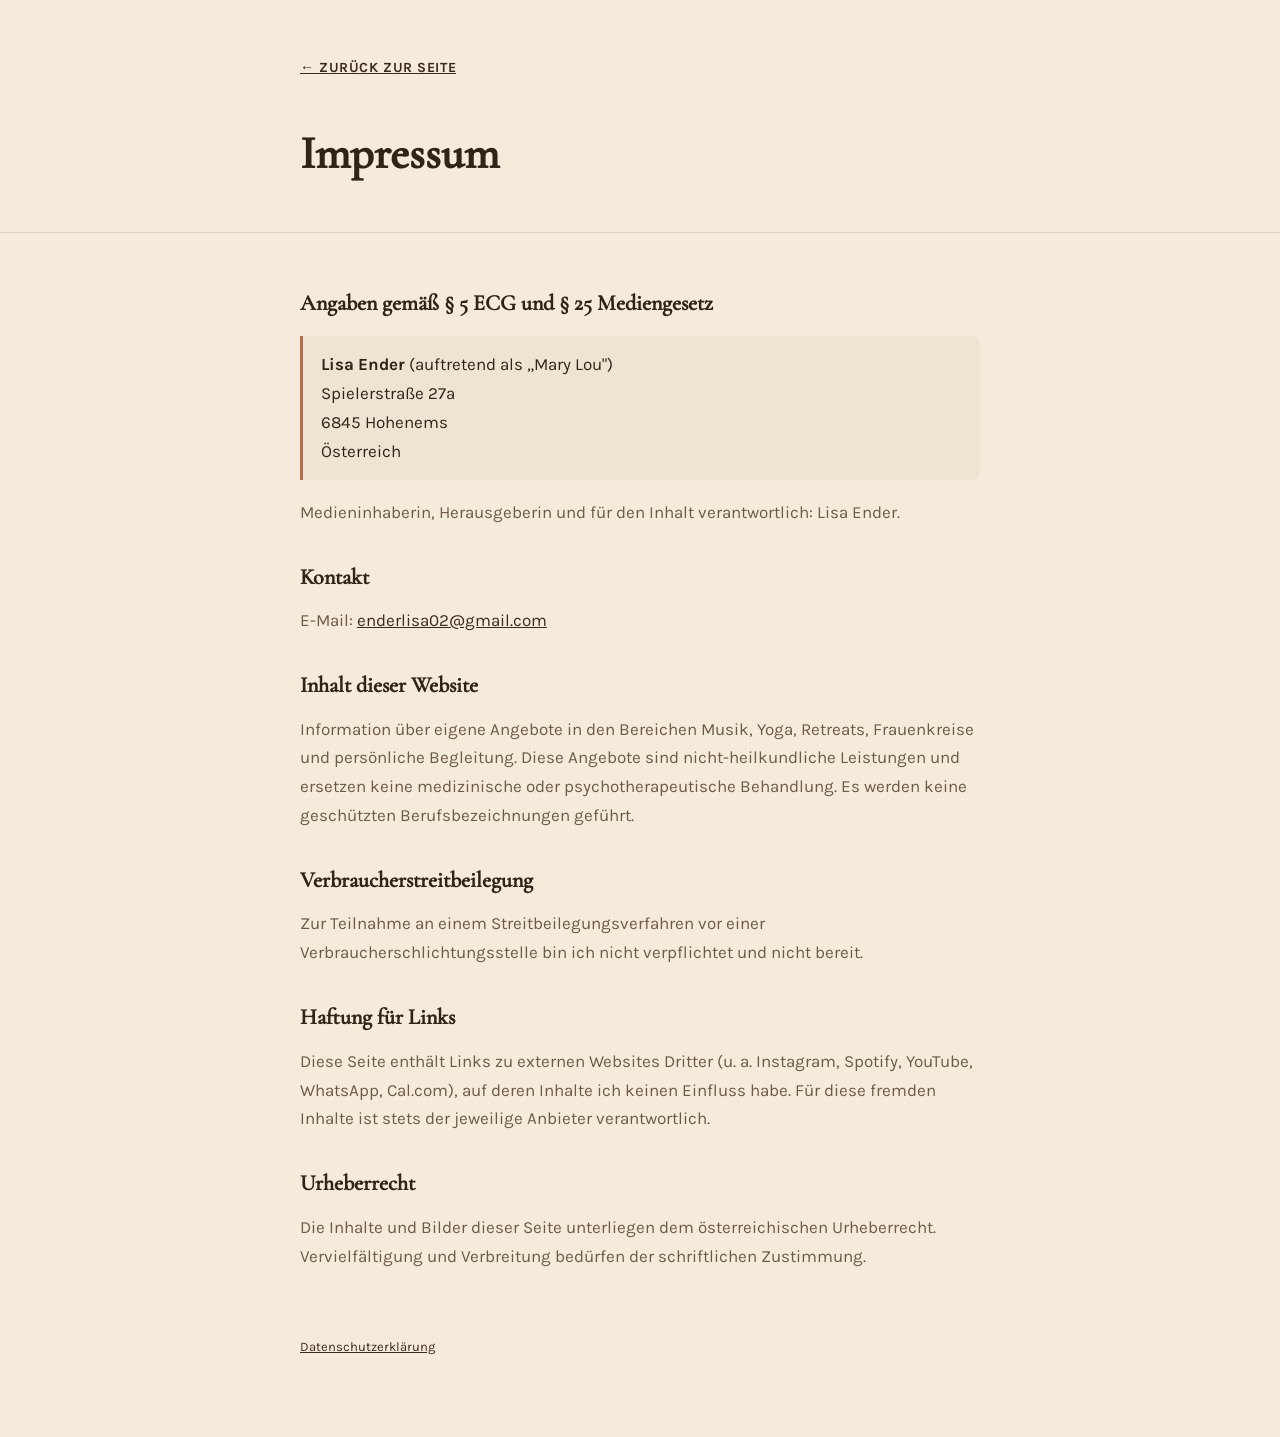
<file: impressum.html>
<!DOCTYPE html>
<html lang="de">
<head>
<meta charset="UTF-8">
<meta name="viewport" content="width=device-width, initial-scale=1.0">
<title>Impressum · Mary Lou</title>
<meta name="theme-color" content="#F3ECE0">
<link rel="icon" href="data:image/svg+xml,%3Csvg xmlns='http://www.w3.org/2000/svg' viewBox='0 0 32 32'%3E%3Crect width='32' height='32' rx='9' fill='%233C2B1C'/%3E%3Cpath d='M18 8c-5 2-7 8-3.5 13 4-1 7.5-6.5 3.5-13Z' fill='%23C79A4E'/%3E%3C/svg%3E">
<link rel="stylesheet" href="assets/fonts.css">
<link rel="stylesheet" href="assets/legal.css">
</head>
<body>
<header class="lhead"><div class="inner">
  <a class="back" href="index.html">← Zurück zur Seite</a>
  <h1>Impressum</h1>
</div></header>
<main class="sheet">
  <h2>Angaben gemäß § 5 ECG und § 25 Mediengesetz</h2>
  <div class="addr-block">
    <p><b>Lisa Ender</b> (auftretend als „Mary Lou")<br>
    Spielerstraße 27a<br>
    6845 Hohenems<br>
    Österreich</p>
  </div>
  <p>Medieninhaberin, Herausgeberin und für den Inhalt verantwortlich: Lisa Ender.</p>

  <h2>Kontakt</h2>
  <p>E-Mail: <a href="mailto:enderlisa02@gmail.com">enderlisa02@gmail.com</a></p>

  <h2>Inhalt dieser Website</h2>
  <p>Information über eigene Angebote in den Bereichen Musik, Yoga, Retreats, Frauenkreise und persönliche Begleitung. Diese Angebote sind nicht-heilkundliche Leistungen und ersetzen keine medizinische oder psychotherapeutische Behandlung. Es werden keine geschützten Berufsbezeichnungen geführt.</p>

  <h2>Verbraucherstreitbeilegung</h2>
  <p>Zur Teilnahme an einem Streitbeilegungsverfahren vor einer Verbraucherschlichtungsstelle bin ich nicht verpflichtet und nicht bereit.</p>

  <h2>Haftung für Links</h2>
  <p>Diese Seite enthält Links zu externen Websites Dritter (u. a. Instagram, Spotify, YouTube, WhatsApp, Cal.com), auf deren Inhalte ich keinen Einfluss habe. Für diese fremden Inhalte ist stets der jeweilige Anbieter verantwortlich.</p>

  <h2>Urheberrecht</h2>
  <p>Die Inhalte und Bilder dieser Seite unterliegen dem österreichischen Urheberrecht. Vervielfältigung und Verbreitung bedürfen der schriftlichen Zustimmung.</p>
</main>
<p class="lfoot"><a href="datenschutz.html">Datenschutzerklärung</a></p>
</body>
</html>
</file>
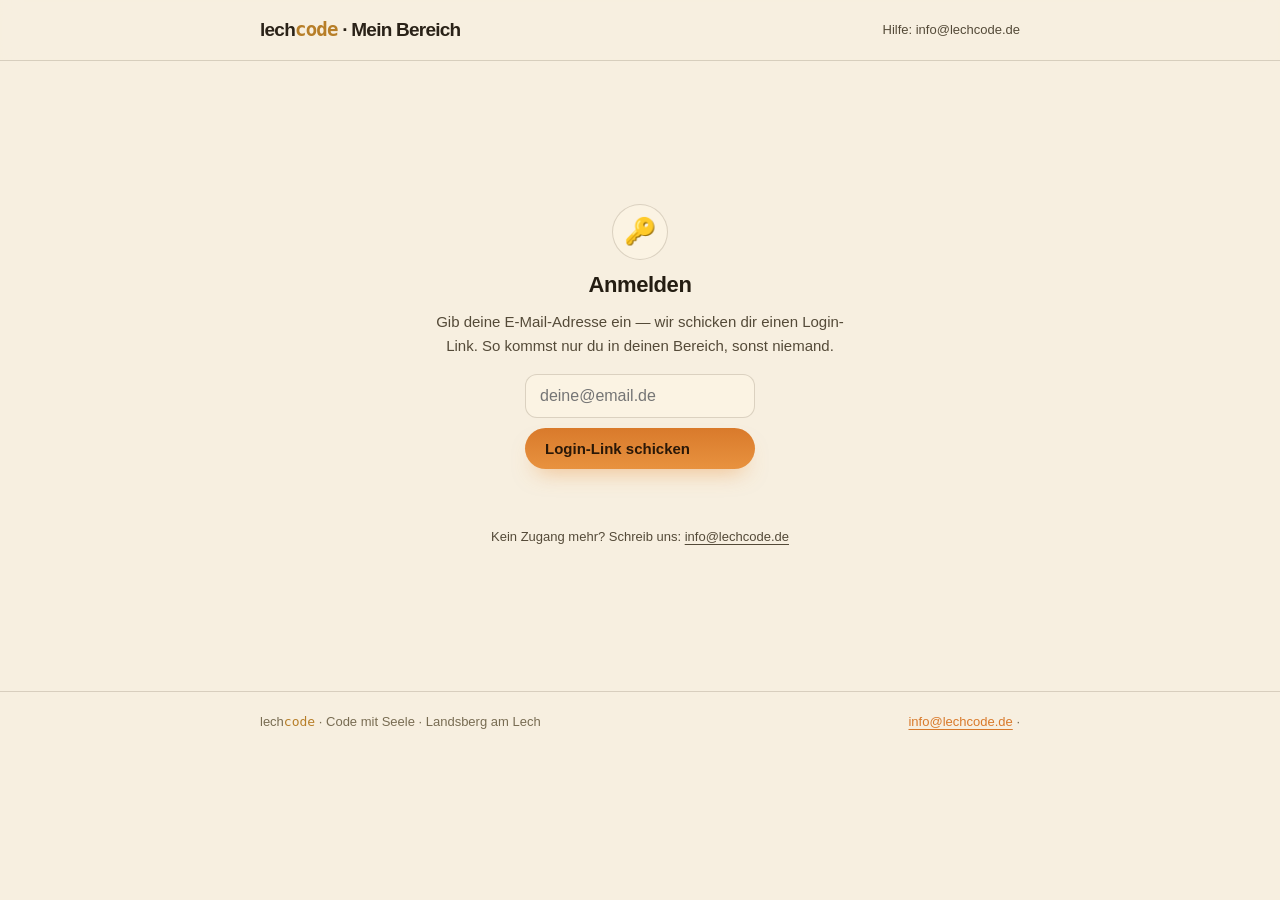
<file: mein-bereich.html>
<!DOCTYPE html>
<!--
  ╔══════════════════════════════════════════════════════════════════╗
  ║  LECHCODE — Mein Bereich (Kunden-Dashboard)                       ║
  ║  Generisches Template — wird per lc-dashboard-install.sh <slug>   ║
  ║  UNVERÄNDERT in jedes Kundenrepo kopiert. Personalisierung läuft  ║
  ║  zur Laufzeit über den Worker (Magic-Link-Token → Name/Slug).     ║
  ║  Zugang:  mein-bereich.html#k=<token>   (Link kommt von uns)      ║
  ║  Selbst-tragend: Systemschriften, keine Requests außer LC_API.    ║
  ╚══════════════════════════════════════════════════════════════════╝
-->
<html lang="de">
<head>
  <meta charset="UTF-8" />
  <meta name="viewport" content="width=device-width, initial-scale=1.0" />
  <meta name="robots" content="noindex, nofollow" />
  <title>Mein Bereich · Lechcode</title>
  <meta name="theme-color" content="#16130c" />
  <link rel="icon" href="[data-uri]" />
  <style>
  :root{
    /* Helles Theme in Homepage-Beige (lechcode.de --cream #f7efe0) */
    --night:#f7efe0; --night-2:#fffaf0; --panel:#fbf3e3; --panel-2:#f0e4cf;
    --bone:#2a2218; --bone-dim:#544a38; --muted:#786c52;
    --amber:#e8923f; --ember:#d97a2b; --gold:#b77e28;
    --gruen:#7aa259; --line:rgba(74,58,34,.18);
    --sans:-apple-system,BlinkMacSystemFont,"Segoe UI",Roboto,sans-serif;
    --mono:ui-monospace,"SF Mono",Menlo,monospace;
    --radius:16px; --radius-lg:22px; --pill:999px;
    --focus:0 0 0 3px rgba(232,146,63,.45);
  }
  *{margin:0;padding:0;box-sizing:border-box;}
  html{overflow-x:clip;}
  body{background:var(--night);color:var(--bone);font-family:var(--sans);line-height:1.6;-webkit-font-smoothing:antialiased;min-height:100dvh;overflow-x:clip;-webkit-text-size-adjust:100%;max-width:100%;}
  h1,h2,h3{line-height:1.2;letter-spacing:-.02em;color:#241d12;text-wrap:balance;}
  a{color:var(--ember);text-decoration:underline;text-underline-offset:3px;}
  img,svg{display:block;max-width:100%;}
  .sr-only{position:absolute;width:1px;height:1px;padding:0;margin:-1px;overflow:hidden;clip:rect(0 0 0 0);white-space:nowrap;border:0;}
  .wrap{width:min(760px,94vw);margin-inline:auto;}
  .kopfzeile{position:sticky;top:0;z-index:40;background:rgba(247,239,224,.85);backdrop-filter:blur(10px);border-bottom:1px solid var(--line);}
  .kopfzeile .wrap{height:60px;display:flex;align-items:center;justify-content:space-between;}
  .wm{font-weight:800;letter-spacing:-.04em;font-size:19px;}
  .wm .code{color:var(--gold);font-family:var(--mono);}
  .kopfzeile .hilfe{font-size:13px;color:var(--bone-dim);text-decoration:none;}
  .kopfzeile .hilfe:hover{color:var(--bone);}

  main{padding:clamp(22px,4vw,40px) 0 60px;display:grid;grid-template-columns:minmax(0,1fr);gap:clamp(18px,3vw,28px);}
  .karte{background:var(--night-2);border:1px solid var(--line);border-radius:var(--radius-lg);padding:clamp(18px,3vw,26px);}
  .karte h2{font-size:clamp(19px,2.4vw,22px);margin-bottom:6px;}
  .karte .unter{color:var(--muted);font-size:14px;margin-bottom:16px;}
  .karte .ki-hinweis{display:flex;gap:8px;align-items:flex-start;font-size:12.5px;line-height:1.5;color:var(--bone-dim);background:rgba(232,146,63,.10);border:1px solid rgba(232,146,63,.24);border-radius:10px;padding:9px 12px;margin:2px 0 16px;}
  .karte .ki-hinweis strong{color:var(--ember);font-weight:700;}
  .login-neu{display:flex;flex-wrap:wrap;gap:10px 16px;align-items:center;justify-content:space-between;background:rgba(232,146,63,.10);border:1px solid rgba(232,146,63,.28);border-radius:var(--radius-lg);padding:14px 18px;margin:0 0 18px;font-size:14.5px;line-height:1.5;}
  .login-neu strong{color:var(--ember);}
  .karte .ki-hinweis a{color:var(--gold);text-decoration:none;border-bottom:1px solid rgba(231,185,100,.45);}
  .gruss h1{font-size:clamp(24px,4vw,32px);}
  .gruss p{color:var(--bone-dim);margin-top:6px;}

  .btn{display:inline-flex;align-items:center;gap:8px;cursor:pointer;border:none;
    background:linear-gradient(180deg,var(--ember),var(--amber));color:#2a1808;
    font-weight:700;font-size:15px;padding:12px 20px;border-radius:var(--pill);font-family:var(--sans);
    box-shadow:0 12px 22px -10px rgba(232,146,63,.55);transition:transform .2s,opacity .2s;}
  .btn:hover{transform:translateY(-1px);}
  .btn:focus-visible{outline:none;box-shadow:var(--focus);}
  .btn[disabled]{opacity:.45;cursor:not-allowed;transform:none;}
  .btn-ghost{background:transparent;color:var(--bone-dim);box-shadow:inset 0 0 0 1.5px var(--line);}

  /* Zeitleiste */
  .job{border:1px solid var(--line);border-radius:var(--radius);padding:14px 16px;display:grid;gap:4px;margin-bottom:10px;background:var(--panel);}
  .job .zeile1{display:flex;justify-content:space-between;gap:10px;align-items:baseline;flex-wrap:wrap;}
  .job .was{font-weight:600;}
  .job .wann{color:var(--muted);font-size:12.5px;font-family:var(--mono);}
  .schritte{display:flex;align-items:center;gap:0;margin-top:8px;}
  .schritt{display:flex;align-items:center;gap:0;flex:1;}
  .punkt{width:22px;height:22px;border-radius:50%;border:2px solid var(--line);display:grid;place-items:center;font-size:11px;flex:none;background:var(--night-2);color:var(--muted);}
  .strich{height:2px;background:var(--line);flex:1;}
  .schritt.aktiv .punkt{background:var(--amber);border-color:var(--amber);color:#2a1808;}
  .schritt.fertig .punkt{background:var(--gruen);border-color:var(--gruen);color:#1c2413;}
  .schritt.fertig .strich,.schritt.aktiv .strich{background:var(--amber);}
  .schritt-namen{display:flex;justify-content:space-between;margin-top:6px;color:var(--muted);font-size:11.5px;}
  .job .live-link{margin-top:8px;font-size:14px;}
  .job.problem{border-color:rgba(189,123,84,.5);}
  .leer{color:var(--muted);font-size:14.5px;}

  /* Chat — eigene Unterhaltungs-Fläche */
  .chat-verlauf{background:var(--night);border:1px solid var(--line);border-radius:16px;
    min-height:150px;max-height:380px;overflow-y:auto;display:flex;flex-direction:column;gap:13px;
    padding:16px;margin-bottom:12px;scroll-behavior:smooth;}
  .msg-row{display:flex;gap:9px;align-items:flex-end;max-width:min(94%,620px);align-self:flex-start;}
  .msg-avatar{flex:none;width:28px;height:28px;border-radius:50%;background:var(--panel-2);
    border:1px solid rgba(231,185,100,.3);display:grid;place-items:center;margin-bottom:2px;}
  .msg-avatar svg{width:17px;height:17px;color:var(--gold);}
  .msg{padding:11px 15px;border-radius:16px;font-size:15px;line-height:1.55;white-space:pre-wrap;overflow-wrap:anywhere;}
  .msg-row .msg{min-width:0;}
  .msg.ki{align-self:flex-start;background:var(--panel-2);color:var(--bone);border-bottom-left-radius:5px;}
  .msg.du{align-self:flex-end;max-width:min(78%,480px);
    background:linear-gradient(180deg,rgba(232,146,63,.22),rgba(232,146,63,.12));
    border:1px solid rgba(232,146,63,.38);color:#3a2c17;border-bottom-right-radius:5px;}
  .tipp{display:none;align-self:flex-start;padding:2px 6px;color:var(--muted);font-size:13px;}
  .tipp.an{display:block;}

  /* Composer — ein zusammenhängendes Eingabefeld (wie die Aufnahme-Leiste) */
  .chat-eingabe{display:flex;flex-direction:column;gap:8px;}
  .composer{flex:1;min-width:0;display:flex;align-items:flex-end;gap:4px;background:var(--night-2);
    border:1px solid rgba(231,185,100,.22);border-radius:18px;padding:6px 6px 6px 6px;
    transition:border-color .2s,box-shadow .2s;}
  .composer:focus-within{border-color:rgba(231,185,100,.5);box-shadow:0 0 0 3px rgba(232,146,63,.13);}
  .composer textarea{flex:1;min-width:0;resize:none;border:none;background:transparent;color:var(--bone);
    font-family:var(--sans);font-size:16px;line-height:1.45;padding:10px 4px;min-height:24px;max-height:120px;}
  .composer textarea::placeholder{color:var(--muted);white-space:nowrap;text-overflow:ellipsis;}
  .composer textarea:focus{outline:none;}
  .composer-send{flex:none;width:40px;height:40px;border-radius:50%;border:none;cursor:pointer;
    background:linear-gradient(180deg,var(--ember),var(--amber));color:#2a1808;display:grid;place-items:center;
    box-shadow:inset 0 1px 0 rgba(255,220,170,.5),0 8px 16px -8px rgba(232,146,63,.6);transition:transform .2s,opacity .2s;}
  .composer-send:hover{transform:translateY(-1px);}
  .composer-send:focus-visible{outline:none;box-shadow:var(--focus);}
  .composer-send[disabled]{opacity:.4;cursor:default;transform:none;}
  .composer-send svg{width:19px;height:19px;}
  /* Datei im Chat: Büroklammer im Composer + Anhang-Leiste + Datei-Bubble */
  .lc-attach{flex:none;width:40px;height:40px;border-radius:50%;border:none;background:transparent;color:var(--gold);display:grid;place-items:center;cursor:pointer;transition:color .2s,background .2s;}
  .lc-attach:hover{color:var(--ember);background:rgba(231,185,100,.09);}
  .lc-attach:focus-visible{outline:none;box-shadow:var(--focus);}
  .lc-attach svg{width:20px;height:20px;}
  .chat-anhang{display:none;align-items:center;gap:11px;padding:8px 10px;border:1px solid var(--line);border-radius:14px;background:var(--night-2);}
  .chat-anhang.an{display:flex;}
  .chat-anhang img{width:46px;height:46px;object-fit:cover;border-radius:9px;border:1px solid var(--line);flex:none;}
  .chat-anhang .ah-ic{width:46px;height:46px;border-radius:9px;border:1px solid var(--line);background:var(--panel);display:grid;place-items:center;font-size:22px;flex:none;}
  .chat-anhang .ah-meta{min-width:0;flex:1;display:flex;flex-direction:column;line-height:1.3;}
  .chat-anhang .ah-name{font-size:14px;color:var(--bone);white-space:nowrap;overflow:hidden;text-overflow:ellipsis;}
  .chat-anhang .ah-size{font-size:12px;color:var(--muted);}
  .chat-anhang .ah-x{flex:none;width:28px;height:28px;border-radius:50%;border:none;background:transparent;color:var(--muted);cursor:pointer;font-size:16px;display:grid;place-items:center;}
  .chat-anhang .ah-x:hover{background:rgba(255,255,255,.06);color:var(--bone);}
  .chat-eingabe-zeile.zieht .composer{border-color:var(--amber);box-shadow:0 0 0 3px rgba(232,146,63,.13);}
  .msg.datei{display:flex;flex-direction:column;gap:7px;}
  .msg.datei img{max-width:220px;width:100%;border-radius:11px;border:1px solid rgba(255,255,255,.14);display:block;}
  .msg.datei .d-chip{display:flex;align-items:center;gap:9px;}
  .msg.datei .d-chip .d-ic{font-size:22px;flex:none;}
  .chat-tools{display:flex;align-items:center;justify-content:center;gap:10px;flex-wrap:wrap;margin-top:14px;color:var(--muted);font-size:13px;}
  .chat-tools .btn-ghost{font-size:14px;padding:9px 18px;white-space:nowrap;}
  .chat-verlauf::-webkit-scrollbar{width:8px;}
  .chat-verlauf::-webkit-scrollbar-thumb{background:rgba(231,185,100,.18);border-radius:8px;}
  .chat-verlauf::-webkit-scrollbar-track{background:transparent;}
  .beauftragen{margin-top:12px;display:none;}
  .beauftragen.an{display:block;}
  .beauftragen .kasten{background:var(--panel);border:1px solid rgba(232,146,63,.35);border-radius:var(--radius);padding:14px 16px;margin-bottom:12px;font-size:14.5px;}
  .beauftragen .kasten b{color:var(--gold);}

  /* Upload */
  .drop{border:2px dashed var(--line);border-radius:var(--radius);padding:22px;text-align:center;cursor:pointer;transition:border-color .2s;}
  .drop:hover,.drop.zieht{border-color:var(--amber);}
  .drop input{display:none;}
  .drop .gross{font-size:15px;font-weight:600;}
  .drop .klein{color:var(--muted);font-size:13px;margin-top:4px;}
  .vorschau{display:none;margin-top:14px;gap:14px;align-items:flex-start;}
  .vorschau.an{display:flex;flex-wrap:wrap;}
  .vorschau img{width:110px;height:110px;object-fit:cover;border-radius:12px;border:1px solid var(--line);}
  .datei-chip{display:none;align-items:center;gap:11px;width:110px;padding:14px 10px;border-radius:12px;border:1px solid var(--line);background:var(--panel);flex-direction:column;text-align:center;}
  .datei-chip.an{display:flex;}
  .datei-icon{font-size:30px;line-height:1;}
  .datei-meta{display:flex;flex-direction:column;gap:2px;min-width:0;width:100%;}
  .datei-meta #datei-name{font-size:12.5px;font-weight:600;word-break:break-word;line-height:1.3;}
  .datei-meta small{color:var(--muted);font-size:11.5px;font-family:var(--mono);}
  .vorschau .rechts{flex:1;min-width:220px;display:grid;gap:8px;align-content:start;}
  .feld-label{font-size:14px;color:var(--bone-dim);}
  .vorschau textarea{border:1px solid var(--line);background:var(--panel);color:var(--bone);font-family:var(--sans);font-size:15px;line-height:1.45;border-radius:11px;padding:10px 12px;width:100%;resize:vertical;min-height:78px;}
  .vorschau textarea:focus-visible{outline:none;box-shadow:var(--focus);}
  .upload-status{margin-top:10px;font-size:14px;color:var(--gruen);display:none;}
  .upload-status.an{display:block;}
  .upload-status.fehler{color:#f0b090;}

  /* FAQ — auf .faq gescoped, damit die generischen details/summary-Regeln NICHT
     in andere <details> (z. B. den „Erledigt"-Klappbereich) leaken. */
  .faq details{border-bottom:1px solid var(--line);padding:12px 2px;}
  .faq details:last-of-type{border-bottom:none;}
  .faq summary{cursor:pointer;font-weight:600;font-size:15px;list-style:none;display:flex;justify-content:space-between;gap:10px;}
  .faq summary::-webkit-details-marker{display:none;}
  .faq summary::after{content:"+";color:var(--gold);font-family:var(--mono);}
  .faq details[open] summary::after{content:"–";}
  .faq details p{color:var(--bone-dim);font-size:14.5px;margin-top:8px;}

  /* Zugang fehlt / Fehler */
  .vollbild{display:none;place-items:center;min-height:70dvh;text-align:center;padding:24px;}
  .vollbild.an{display:grid;}
  .vollbild .inhalt{max-width:420px;display:grid;gap:12px;justify-items:center;}
  .vollbild .zeichen{width:56px;height:56px;border-radius:50%;background:var(--panel);border:1px solid var(--line);display:grid;place-items:center;font-size:26px;}

  footer{border-top:1px solid var(--line);padding:20px 0 32px;color:var(--muted);font-size:13px;}
  footer .wrap{display:flex;justify-content:space-between;flex-wrap:wrap;gap:10px;}

  /* ===== Deine Website — Live-Vorschau ===== */
  .seite-kopf{display:flex;justify-content:space-between;align-items:center;gap:14px;flex-wrap:wrap;margin-bottom:14px;}
  .seite-kopf h2{margin-bottom:2px;}
  .seite-fenster{position:relative;border:1px solid var(--line);border-radius:var(--radius);overflow:hidden;background:var(--panel-2);aspect-ratio:16/10;box-shadow:0 18px 34px -22px rgba(74,58,34,.5);}
  .seite-fenster .leiste{position:absolute;top:0;left:0;right:0;height:31px;background:var(--panel-2);border-bottom:1px solid var(--line);display:flex;align-items:center;gap:6px;padding:0 13px;z-index:2;}
  .seite-fenster .leiste i{width:9px;height:9px;border-radius:50%;background:rgba(74,58,34,.22);display:block;}
  .seite-rahmen{position:absolute;top:31px;left:0;right:0;bottom:0;overflow:hidden;background:#fff;}
  .seite-rahmen iframe{width:200%;height:200%;border:0;transform:scale(.5);transform-origin:0 0;background:#fff;pointer-events:none;}
  .seite-fenster .klick{position:absolute;inset:0;z-index:3;display:block;}
  .seite-fenster .lupe{position:absolute;right:12px;bottom:12px;z-index:4;background:rgba(247,239,224,.92);border:1px solid var(--line);border-radius:var(--pill);font-size:12.5px;padding:5px 12px;color:var(--bone-dim);backdrop-filter:blur(4px);pointer-events:none;}
  #seite-ansehen{white-space:nowrap;text-decoration:none;}
  .job .laenger{margin-top:9px;font-size:13.5px;color:var(--bone-dim);background:var(--panel-2);border:1px solid var(--line);border-radius:11px;padding:9px 12px;line-height:1.5;}
  .job-fb{margin-top:12px;padding-top:12px;border-top:1px solid var(--line);display:flex;align-items:center;gap:9px;flex-wrap:wrap;}
  .job-fb .fb-frage{font-size:13.5px;color:var(--bone-dim);}
  .job-fb .fb-btn{font-size:13px;padding:6px 14px;}
  .job-fb .fb-dank{font-size:13.5px;color:var(--gruen);}
  /* Erledigt — einklappbarer Verlauf */
  .erledigt{margin-top:12px;border:1px solid var(--line);border-radius:var(--radius);background:var(--panel);overflow:hidden;}
  .erledigt > summary{cursor:pointer;list-style:none;display:flex;align-items:center;gap:9px;padding:13px 16px;font-weight:600;font-size:14.5px;color:var(--bone-dim);user-select:none;}
  .erledigt > summary::-webkit-details-marker{display:none;}
  .erledigt > summary::after{content:"▾";margin-left:auto;color:var(--muted);transition:transform .25s;}
  .erledigt[open] > summary::after{transform:rotate(180deg);}
  .erledigt > summary:hover{color:var(--bone);}
  .erledigt .erl-check{width:20px;height:20px;border-radius:50%;background:var(--gruen);color:#1c2413;display:grid;place-items:center;font-size:11px;flex:none;}
  .erledigt .erl-n{color:var(--muted);font-weight:600;}
  .erledigt-liste{padding:0 12px 12px;display:grid;gap:8px;}
  .erl-item{border:1px solid var(--line);border-radius:12px;padding:12px 14px;background:var(--night-2);}
  .erl-item .zeile1{display:flex;justify-content:space-between;gap:10px;align-items:baseline;flex-wrap:wrap;}
  .erl-item .was{font-weight:600;font-size:14.5px;}
  .erl-item .wann{color:var(--muted);font-size:12px;font-family:var(--mono);}
  .erl-item .live-badge{color:var(--gruen);font-size:13px;font-weight:600;margin-top:2px;}
  .erl-item .live-link{margin-top:6px;font-size:13.5px;}
  /* ===== Sprachnachricht ===== */
  .lc-mic{flex:none;width:40px;height:40px;border-radius:50%;border:none;background:transparent;color:var(--gold);display:grid;place-items:center;cursor:pointer;transition:color .2s,background .2s;}
  .lc-mic:hover{color:var(--ember);background:rgba(231,185,100,.09);}
  .lc-mic:focus-visible{outline:none;box-shadow:var(--focus);}
  .lc-mic svg{width:21px;height:21px;}
  .lc-rec{flex:1;min-width:0;display:flex;align-items:center;gap:10px;background:var(--night-2);border:1px solid rgba(231,185,100,.32);border-radius:18px;padding:7px 8px 7px 14px;min-height:52px;}
  .lc-rec-dot{width:11px;height:11px;border-radius:50%;background:var(--amber);flex:none;animation:lc-pulse 1.4s infinite;}
  @keyframes lc-pulse{0%{box-shadow:0 0 0 0 rgba(232,146,63,.55)}70%{box-shadow:0 0 0 9px rgba(232,146,63,0)}100%{box-shadow:0 0 0 0 rgba(232,146,63,0)}}
  .lc-rec-time{font-family:var(--mono);font-size:13px;color:var(--bone-dim);flex:none;min-width:36px;font-variant-numeric:tabular-nums;}
  .lc-rec-wave{flex:1;min-width:0;display:flex;align-items:center;justify-content:center;gap:3px;height:26px;overflow:hidden;}
  .lc-rec-wave i{flex:none;width:3px;height:8%;background:linear-gradient(180deg,var(--ember),var(--amber));border-radius:2px;transition:height .09s ease;}
  .lc-rec-btn{flex:none;width:38px;height:38px;border-radius:50%;border:none;cursor:pointer;display:grid;place-items:center;font-size:16px;line-height:1;}
  .lc-rec-cancel{background:transparent;color:var(--bone-dim);border:1px solid rgba(231,185,100,.22);}
  .lc-rec-cancel:hover{color:#f0b090;}
  .lc-rec-send{background:linear-gradient(180deg,var(--ember),var(--amber));color:#2a1808;box-shadow:0 8px 18px -8px rgba(232,146,63,.6);}
  .lc-rec-btn:focus-visible,.lc-mic:focus-visible{outline:none;box-shadow:var(--focus);}
  .msg.voice{display:flex;flex-direction:column;gap:8px;min-width:min(210px,82%);}
  .lc-vrow{display:flex;align-items:center;gap:10px;}
  .lc-vplay{flex:none;width:32px;height:32px;border-radius:50%;border:none;cursor:pointer;background:linear-gradient(180deg,var(--ember),var(--amber));color:#2a1808;display:grid;place-items:center;font-size:12px;}
  .lc-vplay:focus-visible{outline:none;box-shadow:var(--focus);}
  .lc-vwave{flex:1;display:flex;align-items:center;gap:2px;height:24px;}
  .lc-vwave i{flex:1;min-width:2px;background:rgba(231,185,100,.42);border-radius:2px;transition:background .12s;}
  .lc-vwave i.on{background:linear-gradient(180deg,var(--ember),var(--amber));}
  .lc-vdur{font-family:var(--mono);font-size:12px;color:var(--bone-dim);flex:none;font-variant-numeric:tabular-nums;}
  .lc-vtext{line-height:1.5;}
  .lc-vtext.warten{color:var(--bone-dim);font-style:italic;}
  .lc-vtext .lc-mini{opacity:.6;margin-right:5px;}
  @media (prefers-reduced-motion:reduce){.lc-rec-dot{animation:none;}.lc-rec-wave i,.lc-vwave i{transition:none;}}
  @media (max-width:640px){
    .chat-verlauf{max-height:min(62vh,460px);}   /* handlicher: nutzt mehr Höhe, weniger „kleines Fenster im großen Scroll“ */
    .msg-row{max-width:100%;}
    .msg.du{max-width:82%;}
    .msg.datei img{max-width:min(220px,72vw);}
    .lc-vwave{overflow:hidden;}
    #gruss-titel{font-size:clamp(26px,7vw,34px);}
  }

  /* ===== Umzugs-Assistent (Domain verbinden) ===== */
  .umzug-intro{color:var(--bone-dim);font-size:14.5px;margin-bottom:14px;}
  .umzug-feld{display:flex;gap:8px;flex-wrap:wrap;align-items:stretch;margin-bottom:4px;}
  .umzug-feld input{flex:1;min-width:200px;border:1px solid var(--line);background:var(--panel);color:var(--bone);font-family:var(--sans);font-size:16px;border-radius:12px;padding:11px 14px;}
  .umzug-feld input:focus-visible{outline:none;box-shadow:var(--focus);}
  .umzug-hinweis{font-size:13px;color:var(--muted);margin-top:8px;line-height:1.5;}
  .umzug-box{background:var(--panel);border:1px solid var(--line);border-radius:var(--radius);padding:14px 16px;margin:12px 0;font-size:14.5px;line-height:1.6;}
  .umzug-box.gut{border-color:rgba(122,162,89,.5);background:rgba(122,162,89,.10);}
  .umzug-box.warm{border-color:rgba(232,146,63,.4);background:rgba(232,146,63,.09);}
  .umzug-box b{color:var(--gold);}
  .stepper{list-style:none;display:grid;gap:0;margin:8px 0 4px;padding:0;}
  .stepper li{display:grid;grid-template-columns:26px minmax(0,1fr);gap:12px;padding:0 0 18px;position:relative;}
  .stepper li::before{content:"";position:absolute;left:12px;top:26px;bottom:0;width:2px;background:var(--line);}
  .stepper li:last-child::before{display:none;}
  .stepper .st-punkt{width:26px;height:26px;border-radius:50%;border:2px solid var(--line);background:var(--night-2);display:grid;place-items:center;font-size:13px;color:var(--muted);z-index:1;}
  .stepper li.fertig .st-punkt{background:var(--gruen);border-color:var(--gruen);color:#1c2413;}
  .stepper li[aria-current="step"] .st-punkt{background:var(--amber);border-color:var(--amber);color:#2a1808;}
  .stepper .st-inhalt{padding-top:2px;min-width:0;}
  .stepper .st-titel{font-weight:600;font-size:15px;}
  .stepper li:not([aria-current="step"]):not(.fertig) .st-inhalt{opacity:.5;}
  .stepper .st-detail{margin-top:8px;font-size:14px;color:var(--bone-dim);line-height:1.6;}
  .ns-liste{display:grid;gap:8px;margin:10px 0;}
  .ns-zeile{display:flex;align-items:center;gap:8px;background:var(--night-2);border:1px solid var(--line);border-radius:12px;padding:7px 8px 7px 12px;}
  .ns-zeile code{flex:1;min-width:0;font-family:var(--mono);font-size:15px;color:var(--bone);user-select:all;overflow:auto;white-space:nowrap;}
  .ns-copy{flex:none;border:1px solid var(--line);background:transparent;color:var(--gold);cursor:pointer;font-size:13px;padding:6px 11px;border-radius:9px;font-family:var(--sans);}
  .ns-copy:hover{background:rgba(231,185,100,.12);color:var(--ember);}
  .ns-copy:focus-visible{outline:none;box-shadow:var(--focus);}
  .umzug-schritte{margin:10px 0 4px;padding-left:20px;font-size:14px;color:var(--bone-dim);line-height:1.6;}
  .umzug-schritte li{margin-bottom:6px;}
  .umzug-schritte .sub{display:block;color:var(--muted);font-size:12.5px;font-family:var(--mono);margin-top:2px;word-break:break-word;}
  </style>
</head>
<body>

  <header class="kopfzeile">
    <div class="wrap">
      <span class="wm">lech<span class="code">code</span> · Mein Bereich</span>
      <a class="hilfe" href="mailto:info@lechcode.de">Hilfe: info@lechcode.de</a>
    </div>
  </header>

  <!-- Login (passwortlos, per E-Mail-Link) -->
  <div class="vollbild" id="kein-zugang">
    <div class="inhalt">
      <div class="zeichen">🔑</div>
      <h1 style="font-size:22px;">Anmelden</h1>
      <p style="color:var(--bone-dim);font-size:15px;">Gib deine E-Mail-Adresse ein — wir schicken dir einen Login-Link. So kommst nur du in deinen Bereich, sonst niemand.</p>
      <form id="login-form" style="display:flex;flex-direction:column;gap:10px;max-width:340px;margin:4px auto 0;">
        <input id="login-email" type="email" required autocomplete="email" inputmode="email" placeholder="deine@email.de"
          style="border:1px solid var(--line);background:var(--panel);color:var(--bone);font-family:var(--sans);font-size:16px;border-radius:12px;padding:12px 14px;width:100%;box-sizing:border-box;">
        <button class="btn" type="submit" id="login-btn">Login-Link schicken</button>
      </form>
      <p id="login-status" role="status" aria-live="polite" style="min-height:20px;color:var(--bone-dim);font-size:14px;margin-top:12px;"></p>
      <p style="color:var(--bone-dim);font-size:13px;margin-top:2px;">Kein Zugang mehr? Schreib uns: <a href="mailto:info@lechcode.de" style="color:inherit;">info@lechcode.de</a></p>
    </div>
  </div>

  <main class="wrap" id="app" style="display:none;">

    <section class="gruss">
      <h1 id="gruss-titel">Schön, dass du da bist!</h1>
      <p>Hier ist dein persönlicher KI-Berater: Frag ihn alles rund um deine Website, lad Bilder hoch oder sag einfach, was geändert werden soll — den Rest macht unsere Automatik, meist in wenigen Minuten bis Stunden.</p>
    </section>

    <div class="login-neu" id="login-neu" style="display:none;" role="status">
      <span><strong>Neu:</strong> Melde dich ab jetzt mit deiner E-Mail-Adresse an. Das ist sicherer als der alte Link — einmal umstellen, dann bleibst du 30 Tage angemeldet.</span>
      <button class="btn" type="button" id="login-neu-btn">Jetzt mit E-Mail anmelden</button>
    </div>

    <section class="karte seite-karte" id="seite-karte">
      <div class="seite-kopf">
        <div>
          <h2>Deine Website</h2>
          <p class="unter" style="margin-bottom:0;">So sieht deine Seite gerade live aus.</p>
        </div>
        <a class="btn" id="seite-ansehen" href="./" target="_blank" rel="noopener">Deine Seite ansehen ↗</a>
      </div>
      <div class="seite-fenster">
        <div class="leiste"><i></i><i></i><i></i></div>
        <div class="seite-rahmen">
          <iframe id="seite-iframe" title="Live-Vorschau deiner Website" loading="lazy" scrolling="no" tabindex="-1"></iframe>
        </div>
        <a class="klick" href="./" target="_blank" rel="noopener" aria-label="Website in neuem Tab öffnen"></a>
        <span class="lupe">Zum Öffnen tippen ↗</span>
      </div>
    </section>

    <section class="karte" id="status-karte">
      <h2>Deine Aufträge</h2>
      <p class="unter">Hier siehst du live, was gerade passiert. Die Anzeige aktualisiert sich von selbst.</p>
      <div id="lc-ansage" class="sr-only" aria-live="polite" role="status"></div>
      <div id="jobs"><p class="leer">Noch keine Aufträge — schreib unten einfach deinen ersten Wunsch in den Chat. 🌿</p></div>
      <div id="erledigt-wrap"></div>
    </section>

    <section class="karte" id="umzug-karte" style="display:none;">
      <h2>Deine Domain verbinden 🌐</h2>
      <p class="unter">Schalte deine Wunsch-Adresse in wenigen einfachen Schritten live — deine E-Mails bleiben dabei sicher. Bei jeder Frage sind wir da.</p>
      <div id="umzug-inhalt"></div>
    </section>

    <section class="karte">
      <h2>Dein KI-Berater 💬</h2>
      <p class="unter">Frag mich alles rund um deine Website, deine Texte und wie du besser gefunden wirst — oder sag mir einfach, was ich für dich ändern soll.</p>
      <p class="ki-hinweis"><span aria-hidden="true">ℹ️</span><span>Hinweis: Hier antwortet eine <strong>KI</strong>, kein Mensch. Ein echter Mensch ist jederzeit über <a href="mailto:info@lechcode.de">info@lechcode.de</a> für dich da.</span></p>
      <div class="chat-verlauf" id="chat-verlauf"></div>
      <p class="tipp" id="tipp">… schreibt</p>
      <div class="chat-eingabe" id="chat-eingabe-zeile">
        <div class="chat-anhang" id="chat-anhang" aria-live="polite"></div>
        <div class="composer" id="composer">
          <input type="file" id="chat-datei" accept="image/png,image/jpeg,image/webp,image/gif,image/heic,video/*,.pdf,.doc,.docx,.txt,.rtf,.csv,.ppt,.pptx,.xls,.xlsx,.heic" style="display:none">
          <button class="lc-attach" id="chat-attach" type="button" aria-label="Datei anhängen" title="Datei anhängen (Bild, PDF, Dokument)">
            <svg viewBox="0 0 24 24" fill="none" stroke="currentColor" stroke-width="2" stroke-linecap="round" stroke-linejoin="round" aria-hidden="true"><path d="M21.44 11.05l-9.19 9.19a6 6 0 0 1-8.49-8.49l9.19-9.19a4 4 0 0 1 5.66 5.66l-9.2 9.19a2 2 0 0 1-2.83-2.83l8.49-8.48"/></svg>
          </button>
          <button class="lc-mic" id="chat-mic" type="button" aria-label="Sprachnachricht aufnehmen" title="Sprachnachricht aufnehmen">
            <svg viewBox="0 0 24 24" fill="none" stroke="currentColor" stroke-width="2" stroke-linecap="round" stroke-linejoin="round" aria-hidden="true"><rect x="9" y="2" width="6" height="12" rx="3"/><path d="M5 10a7 7 0 0 0 14 0"/><path d="M12 19v3"/></svg>
          </button>
          <textarea id="chat-eingabe" rows="1" placeholder="Schreib, sprich oder häng was an …" aria-label="Nachricht an deinen Berater"></textarea>
          <button class="composer-send" id="chat-senden" type="button" aria-label="Senden">
            <svg viewBox="0 0 24 24" fill="none" stroke="currentColor" stroke-width="2.2" stroke-linecap="round" stroke-linejoin="round" aria-hidden="true"><path d="M6 12h13M13 6l6 6-6 6"/></svg>
          </button>
        </div>
      </div>
      <div class="chat-tools">
        <span>Möchtest du etwas ändern lassen?</span>
        <button class="btn btn-ghost" id="beauftragen-trigger" type="button">Änderung beauftragen ✓</button>
      </div>
      <div class="beauftragen" id="beauftragen">
        <div class="kasten" id="beauftragen-text"></div>
        <button class="btn" id="beauftragen-btn">Ja, so beauftragen ✓</button>
        <button class="btn btn-ghost" id="beauftragen-abbruch" style="margin-left:8px;">Weiter besprechen</button>
      </div>
    </section>

    <section class="karte faq">
      <h2>Häufige Fragen</h2>
      <details><summary>Was kostet eine Änderung?</summary><p>Nichts. Änderungen sind unbegrenzt inklusive, es gibt kein Abo und keine monatlichen Kosten. Schreib so oft du magst.</p></details>
      <details><summary>Wie schnell ist meine Änderung online?</summary><p>Meist innerhalb weniger Minuten bis Stunden. Du siehst den Fortschritt oben unter „Deine Aufträge“ — und bekommst dort auch den Link, sobald es live ist.</p></details>
      <details><summary>Kann ich etwas kaputt machen?</summary><p>Nein. Jede Änderung durchläuft automatisch unsere Qualitätsprüfung, und wir können jederzeit alles wiederherstellen. Trau dich!</p></details>
      <details><summary>Wie schicke ich euch ein Video?</summary><p>Videos sind für den Chat zu groß. Lade sie bei Google Drive oder Dropbox hoch, stell die Freigabe auf „Jeder mit dem Link“ und schick den Link hier in den Chat, mit einem Satz dazu, wo das Video hin soll. Wir laden es herunter, verkleinern es fürs Web und bauen es ein. (WeTransfer geht auch, dann bauen wir es von Hand ein — das dauert etwas länger.)</p></details>
      <details><summary>Was, wenn ich etwas Größeres will?</summary><p>Schreib es einfach in den Chat — bei größeren Wünschen (neue Seiten, Umbau, Shop) melden wir uns persönlich und besprechen alles mit dir.</p></details>
      <details><summary>Mein Link ist weg — was jetzt?</summary><p>Kurze Mail an <a href="mailto:info@lechcode.de">info@lechcode.de</a>, und du bekommst sofort einen neuen. Der alte wird dann ungültig.</p></details>
    </section>

  </main>

  <footer>
    <div class="wrap">
      <span>lech<span style="color:var(--gold);font-family:var(--mono);">code</span> · Code mit Seele · Landsberg am Lech</span>
      <span><a href="mailto:info@lechcode.de">info@lechcode.de</a> · <a href="#" id="lc-abmelden" style="color:var(--bone-dim);display:none;">Abmelden</a></span>
    </div>
  </footer>

<script>
(function(){
  "use strict";
  var LC_API = "https://lechcode-api.nameless-waterfall-55e5.workers.dev"; /* LC-API-URL — wird von plattform/bin/set-api-url.sh gesetzt */

  var STATUS_TEXT = { pending:"empfangen", claimed:"wird gebaut", running:"wird gebaut", qa:"Qualitätsprüfung", approved:"wird gebaut", done:"live ✓", failed:"wir schauen persönlich drauf", rejected:"wir schauen persönlich drauf" };
  var SCHRITTE = ["empfangen","wird gebaut","Qualitätsprüfung","live ✓"];

  // — Selbstheilender Status: Aufträge, die ungewöhnlich lange „in Arbeit“ sind,
  //   bekommen einen ehrlichen Hinweis statt endlos zu „laufen“. —
  var LAENGER_MIN = 30;
  function jobAlterMin(job){
    var t = Date.parse(job && job.created);
    if (isNaN(t)) return null;
    return (Date.now() - t) / 60000;
  }

  // — Live-Vorschau der eigenen Website (die Seite liegt neben dieser Datei: „./“) —
  var seiteIframe = document.getElementById("seite-iframe");
  function seiteLaden(){ if (seiteIframe) seiteIframe.src = "./?v=" + Date.now(); }
  seiteLaden();

  // Hängt einen Cache-Bust an einen Seiten-Link, damit der Kunde direkt nach einer
  // Änderung die FRISCHE Version sieht (GitHub Pages cached statische Seiten bis 10 Min).
  // Der Wert ist der Zeitstempel der letzten Änderung → stabil, solange sich nichts ändert.
  function mitVersion(url, roh){
    if (!url) return url;
    var v = roh ? String(roh).replace(/[^0-9A-Za-z]/g, "") : "";
    if (!v) return url;
    return url + (url.indexOf("?") === -1 ? "?" : "&") + "v=" + v;
  }
  var doneGesehen = null;
  // Erkennt NEU erledigte Aufträge → lädt die Vorschau frisch und meldet „neu" zurück
  // (damit der Erledigt-Bereich einmalig aufklappt und den „live"-Moment zeigt).
  function pruefeNeuErledigt(jobs){
    var jetzt = {}, neu = false;
    (jobs || []).forEach(function(job){ if (job && job.status === "done" && job.type !== "domain-selfservice") jetzt[job.id] = true; });
    if (doneGesehen){
      neu = Object.keys(jetzt).some(function(id){ return !doneGesehen[id]; });
      if (neu){
        seiteLaden();
        var neuId = Object.keys(jetzt).filter(function(id){ return !doneGesehen[id]; })[0];
        var neuJob = (jobs || []).filter(function(x){ return x && x.id === neuId; })[0];
        var an = document.getElementById("lc-ansage");
        // Titel einbauen → jede Ansage hat neuen Text (sonst verschluckt der Screenreader die 2.).
        if (an) an.textContent = ((neuJob && neuJob.kurz) ? ("„" + neuJob.kurz + "“ ist") : "Deine Änderung ist") + " jetzt live.";
      }
    }
    doneGesehen = jetzt;
    return neu;
  }

  // — Mandanten-Trennung: ALLE Kundenbereiche liegen auf DERSELBEN Origin
  //   (lechcode.github.io) → localStorage ist geteilt. Deshalb jeden Schlüssel pro
  //   Kunde eindeutig machen (Slug aus dem Pfad „…/<slug>-vorschau/…", sonst Hostname
  //   bei eigener Domain). Sonst „leakt" Token/Zustand eines Kunden auf andere Seiten. —
  var pfadSlug = (location.pathname.match(/\/([a-z0-9][a-z0-9-]*)-vorschau\//) || [])[1] || null;
  var nsSlug = pfadSlug || location.hostname || "lc";
  function nsKey(basis){ return basis + ":" + nsSlug; }
  // Alte, unscoped Schlüssel wegräumen (verhindert Alt-Leaks aus früheren Versionen).
  try { localStorage.removeItem("lc-zugang"); localStorage.removeItem("lc-opener-done"); } catch(e){}

  // — Magic-Link-Login: ?login=<code> → 30-Tage-Session holen, dann sauber neu laden —
  var loginCode = ((location.search || "").match(/[?&]login=([A-Za-z0-9]+)/) || [])[1];
  if (loginCode){
    fetch(LC_API + "/auth/verify", { method:"POST", headers:{"content-type":"application/json"}, body: JSON.stringify({ code: loginCode }) })
      .then(function(r){ return r.json().catch(function(){ return {}; }); })
      .then(function(j){
        try {
          if (j && j.ok && j.token){ localStorage.setItem(nsKey("lc-zugang"), j.token); }
          else { sessionStorage.setItem("lc-login-fehler", "1"); }
        } catch(e){}
      })
      .catch(function(){ try { sessionStorage.setItem("lc-login-fehler", "1"); } catch(e){} })
      .then(function(){ location.replace(location.pathname); }); // Query weg, frisch initialisieren
    return;
  }

  // — Token: aus #k=… übernehmen, pro Kunde sichern, URL säubern —
  var token = "";
  var m = (location.hash || "").match(/[#&]k=([A-Za-z0-9]+)/);
  if (m){ token = m[1]; try{ localStorage.setItem(nsKey("lc-zugang"), token); }catch(e){}
    history.replaceState(null, "", location.pathname + location.search); }
  else { try{ token = localStorage.getItem(nsKey("lc-zugang")) || ""; }catch(e){} }

  var app = document.getElementById("app");
  var keinZugang = document.getElementById("kein-zugang");
  var loginGewired = false;
  function loginWiren(){
    if (loginGewired) return; loginGewired = true;
    var form = document.getElementById("login-form");
    var statusEl = document.getElementById("login-status");
    try { if (sessionStorage.getItem("lc-login-fehler")){ sessionStorage.removeItem("lc-login-fehler");
      if (statusEl) statusEl.textContent = "Der Link war abgelaufen oder schon benutzt. Fordere dir einfach einen neuen an."; } } catch(e){}
    if (!form) return;
    form.addEventListener("submit", function(ev){
      ev.preventDefault();
      var email = (document.getElementById("login-email").value || "").trim();
      var btn = document.getElementById("login-btn");
      if (!email) return;
      if (btn){ btn.disabled = true; btn.textContent = "Wird gesendet …"; }
      fetch(LC_API + "/auth/request", { method:"POST", headers:{"content-type":"application/json"},
        body: JSON.stringify({ email: email, ruecklink: location.origin + location.pathname }) })
        .catch(function(){})
        .then(function(){
          // Immer dieselbe Antwort — verrät nicht, ob die Adresse hinterlegt ist.
          if (statusEl) statusEl.textContent = "Wenn diese Adresse bei uns hinterlegt ist, ist dein Login-Link jetzt unterwegs. Schau in dein Postfach (auch im Spam).";
          if (btn){ btn.disabled = false; btn.textContent = "Login-Link schicken"; }
        });
    });
  }
  function zeigeKeinZugang(){ keinZugang.classList.add("an"); app.style.display = "none"; loginWiren(); }
  if (!token){ zeigeKeinZugang(); return; }

  // Session zu Ende (401 an IRGENDEINEM Endpoint, oder fremder Slug): einmalig sauber
  // zum Login zurück — Polls stoppen, Token nullen, verständlichen Hinweis zeigen.
  // (Vorher behandelte nur /status den 401; alle anderen Aufrufe zeigten irreführende
  //  „nochmal versuchen"-Texte und die Poll-Schleifen liefen mit totem Token weiter.)
  var sessionBeendet = false, proaktivInterval = null;
  function sessionAbgelaufen(){
    if (sessionBeendet) return;
    sessionBeendet = true;
    try { clearTimeout(proaktivInterval); clearTimeout(statusTimer); } catch(e){}
    token = "";
    zeigeKeinZugang();
    var st = document.getElementById("login-status");
    if (st) st.textContent = "Deine Anmeldung ist abgelaufen — melde dich unten einfach mit deiner E-Mail neu an.";
  }

  function api(pfad, opts){
    opts = opts || {};
    opts.headers = Object.assign({"authorization":"Bearer " + token}, opts.headers || {});
    return fetch(LC_API + pfad, opts).then(function(r){
      if (r.status === 401) sessionAbgelaufen();
      return r;
    });
  }

  // — Abmelden (Session beenden — wichtig am fremden/geteilten Rechner) —
  (function(){
    var ab = document.getElementById("lc-abmelden");
    if (!ab) return;
    ab.style.display = "inline";
    ab.addEventListener("click", function(ev){
      ev.preventDefault();
      try { api("/auth/logout", { method:"POST" }); } catch(e){}
      try { localStorage.removeItem(nsKey("lc-zugang")); } catch(e){}
      location.replace(location.pathname);
    });
  })();

  // — Umstieg alter Link → E-Mail-Login: Alt-Token vergessen, Login-Maske zeigen —
  (function(){
    var b = document.getElementById("login-neu-btn");
    if (!b) return;
    b.addEventListener("click", function(){
      try { localStorage.removeItem(nsKey("lc-zugang")); } catch(e){}
      location.replace(location.pathname);
    });
  })();

  // — Status laden + Polling —
  var kundenName = "", anrede = "", letzteSignatur = null, schnellVersuche = 0, begruesstGesetzt = false;
  var hatAktiveJobs = false; // steuert das Poll-Tempo: läuft ein Auftrag → schneller pollen
  async function statusLaden(erster){
    try {
      var r = await api("/status");
      if (r.status === 401){ sessionAbgelaufen(); return; }
      var j = await r.json();
      if (!j.ok) throw new Error();
      // Schutz: gehört der Token wirklich zu DIESER Seite? (fremder/falscher Link)
      if (pfadSlug && j.slug && j.slug !== pfadSlug){
        try { localStorage.removeItem(nsKey("lc-zugang")); } catch(e){}
        sessionAbgelaufen(); return; // stoppt auch das Chat-Polling mit dem fremden Token
      }
      // Bereich zeigen + einmalig personalisieren — unabhängig von 'erster', damit die
      //   Begrüßung auch nach einem fehlgeschlagenen Erst-Laden noch gesetzt wird.
      app.style.display = "";
      if (!begruesstGesetzt){
        anrede = j.anrede || (j.name || "").split(" ")[0] || "";
        document.getElementById("gruss-titel").textContent = anrede ? ("Hallo " + anrede + ", schön dass du da bist!") : "Schön, dass du da bist!";
        begruesstGesetzt = true;
      }
      // Noch über den alten Dauerlink da, Login-Mail aber hinterlegt → Umstieg anbieten.
      var ln = document.getElementById("login-neu");
      if (ln) ln.style.display = j.loginNeu ? "" : "none";
      var jobs = j.jobs || [];
      var neuErledigt = pruefeNeuErledigt(jobs);
      try { umzugLetzteJobs = jobs; umzugAktualisieren(jobs); } catch(e){}
      // Nur neu rendern, wenn sich wirklich etwas geändert hat (verhindert 30-s-Flackern
      //   und Aufklapp-/Fokus-Sprünge). „lang" fängt die zeitbasierte Hänge-Meldung mit ein.
      var sig = jobs.map(function(x){
        var i = schrittIndex(x.status);
        var lang = (i >= 0 && i < 3 && jobAlterMin(x) > LAENGER_MIN) ? 1 : 0;
        return x.id + ":" + x.status + ":" + (x.url ? 1 : 0) + ":" + lang;
      }).join("|");
      if (erster || neuErledigt || sig !== letzteSignatur){ jobsZeigen(jobs, neuErledigt); letzteSignatur = sig; }
    } catch(e){
      if (erster){
        app.style.display = ""; // Netzproblem: Bereich trotzdem zeigen …
        var jb = document.getElementById("jobs"), leer = jb && jb.querySelector(".leer");
        if (leer) leer.textContent = "Einen Moment — deine Aufträge werden geladen …";
        if (schnellVersuche < 3){ schnellVersuche++; setTimeout(function(){ statusLaden(true); }, 3000); } // … schnell erneut (max 3×), danach greift der reguläre Poll
        else if (leer) leer.textContent = "Die Verbindung klemmt gerade — ich versuche es automatisch weiter. Deine Aufträge gehen dabei nicht verloren. 🌿";
      }
    }
  }

  function schrittIndex(status){
    if (status === "pending") return 0;
    if (status === "claimed" || status === "running" || status === "approved") return 1;
    if (status === "qa") return 2;
    if (status === "done") return 3;
    return -1; // failed/rejected
  }

  // Feedback-Block („Passt so?") für einen erledigten Auftrag — Zustand pro Kunde.
  function macheFeedback(job){
    var fbState = null; try { fbState = localStorage.getItem(nsKey("lc-fb") + ":" + job.id); } catch(e){}
    var fb = document.createElement("div"); fb.className = "job-fb";
    if (fbState === "ok"){
      fb.innerHTML = "<span class='fb-dank'>Freut mich, dass es passt! 🌿</span>";
    } else if (fbState === "redo"){
      fb.innerHTML = "<span class='fb-dank'>Alles klar — schreib unten kurz, was noch anders soll. 🙌</span>";
    } else {
      var frage = document.createElement("span"); frage.className = "fb-frage"; frage.textContent = "War die Änderung wie gewünscht?";
      var ja = document.createElement("button"); ja.type = "button"; ja.className = "btn btn-ghost fb-btn"; ja.textContent = "Ja, perfekt 👍";
      var nein = document.createElement("button"); nein.type = "button"; nein.className = "btn btn-ghost fb-btn"; nein.textContent = "Nicht ganz 🙅";
      ja.addEventListener("click", function(){
        try { localStorage.setItem(nsKey("lc-fb") + ":" + job.id, "ok"); } catch(e){}
        fb.innerHTML = "<span class='fb-dank'>Freut mich, dass es passt! 🌿</span>";
      });
      nein.addEventListener("click", function(){
        try { localStorage.setItem(nsKey("lc-fb") + ":" + job.id, "redo"); } catch(e){}
        var feld = document.getElementById("chat-eingabe");
        if (feld){
          // Bereits getippten Text NICHT verwerfen — Kontext voranstellen.
          var pre = "Die letzte Änderung (" + (job.kurz || "") + ") passt noch nicht ganz — ";
          var alt = (feld.value || "").trim();
          feld.value = alt ? (pre + alt) : pre;
          try { feld.dispatchEvent(new Event("input")); } catch(e){}
          feld.focus();
        }
        var cv = document.getElementById("chat-verlauf");
        if (cv) cv.scrollIntoView({behavior:"smooth", block:"center"});
        fb.innerHTML = "<span class='fb-dank'>Alles klar — schreib unten kurz, was noch anders soll. 🙌</span>";
      });
      fb.appendChild(frage); fb.appendChild(ja); fb.appendChild(nein);
    }
    return fb;
  }

  // Aktiver / fehlgeschlagener Auftrag: volle Karte mit Zeitleiste bzw. Hinweis.
  function macheAktivKarte(job){
    var el = document.createElement("div");
    var idx = schrittIndex(job.status);
    el.className = "job" + (idx < 0 ? " problem" : "");
    var kopf = document.createElement("div"); kopf.className = "zeile1";
    var was = document.createElement("span"); was.className = "was"; was.textContent = job.kurz || "Auftrag";
    var wann = document.createElement("span"); wann.className = "wann"; wann.textContent = (job.created || "").slice(0, 16).replace("T", " · ");
    kopf.appendChild(was); kopf.appendChild(wann); el.appendChild(kopf);
    if (idx >= 0){
      var leiste = document.createElement("div"); leiste.className = "schritte";
      for (var s = 0; s < 4; s++){
        var sch = document.createElement("div");
        sch.className = "schritt" + (s < idx ? " fertig" : s === idx ? (idx === 3 ? " fertig" : " aktiv") : "");
        var p = document.createElement("span"); p.className = "punkt"; p.textContent = (s < idx || idx === 3 && s === 3) ? "✓" : (s + 1);
        sch.appendChild(p);
        if (s < 3){ var st = document.createElement("span"); st.className = "strich"; sch.appendChild(st); }
        leiste.appendChild(sch);
      }
      el.appendChild(leiste);
      var namen = document.createElement("div"); namen.className = "schritt-namen";
      SCHRITTE.forEach(function(n){ var sp = document.createElement("span"); sp.textContent = n; namen.appendChild(sp); });
      el.appendChild(namen);
      if (idx < 3){
        var alter = jobAlterMin(job);
        if (alter !== null && alter > LAENGER_MIN){
          var lg = document.createElement("div"); lg.className = "laenger";
          lg.textContent = "⏳ Das dauert gerade etwas länger als sonst — kein Grund zur Sorge, wir haben es im Blick. Du musst nichts tun. 🌿";
          el.appendChild(lg);
        }
      }
    } else {
      var info = document.createElement("div"); info.style.cssText = "color:var(--muted);font-size:14px;margin-top:4px;";
      // „Keine Änderung erkannt" ist KEIN Fehler, der einen Menschen braucht — meist war
      // der Wunsch schon erfüllt oder nicht eindeutig. Dann ehrlich & einladend formulieren,
      // statt fälschlich „wir melden uns persönlich" zu versprechen.
      var nichtsGeaendert = /keine änderung|nichts geändert|schon erf/i.test(job.notiz || "");
      info.textContent = nichtsGeaendert
        ? "Daran war nichts zu ändern — vermutlich ist es schon so. Wenn doch etwas fehlt, beschreib mir unten im Chat kurz genauer, was anders soll. 🌿"
        : "Das übernehmen wir persönlich — wir melden uns bei dir. 🤝";
      el.appendChild(info);
    }
    return el;
  }

  // Erledigter Auftrag: kompakt (Titel, Datum, live ✓, Ansehen, Feedback).
  function macheErledigtItem(job){
    var el = document.createElement("div"); el.className = "erl-item";
    var kopf = document.createElement("div"); kopf.className = "zeile1";
    var was = document.createElement("span"); was.className = "was"; was.textContent = job.kurz || "Auftrag";
    var wann = document.createElement("span"); wann.className = "wann"; wann.textContent = (job.created || "").slice(0, 16).replace("T", " · ");
    kopf.appendChild(was); kopf.appendChild(wann); el.appendChild(kopf);
    if (job.url){
      var badge = document.createElement("div"); badge.className = "live-badge"; badge.textContent = "live ✓"; el.appendChild(badge);
      var link = document.createElement("div"); link.className = "live-link";
      var a = document.createElement("a"); a.href = mitVersion(job.url, job.updated || job.created); a.target = "_blank"; a.rel = "noopener";
      a.textContent = "Ansehen: deine Seite ist aktualisiert →";
      link.appendChild(a); el.appendChild(link);
      el.appendChild(macheFeedback(job));
    } else {
      // Kein Deploy passiert (z. B. Datei ohne Anweisung erhalten) → NICHT fälschlich „live ✓" zeigen.
      var note = document.createElement("div"); note.style.cssText = "font-size:13.5px;color:var(--bone-dim);margin-top:6px;";
      note.textContent = job.notiz || "Erhalten — sag mir im Chat, was ich damit machen soll.";
      el.appendChild(note);
    }
    return el;
  }

  var erledigtOffen = false; // merkt sich die Aufklapp-Wahl über Re-Renders
  function jobsZeigen(jobs, autoOpen){
    var box = document.getElementById("jobs");
    var erlWrap = document.getElementById("erledigt-wrap");
    var altDet = document.getElementById("erledigt-details");
    var istReRender = !!altDet;
    if (altDet) erledigtOffen = altDet.open; // vom Nutzer geänderten Aufklapp-Zustand übernehmen
    box.innerHTML = ""; erlWrap.innerHTML = "";

    var aktive = [], probleme = [], erledigt = [];
    (jobs || []).forEach(function(job){
      if (!job) return;
      if (job.type === "domain-selfservice") return; // eigener Stepper (Umzugs-Assistent), nicht in der Job-Liste
      if (job.status === "done") erledigt.push(job);
      else if (schrittIndex(job.status) < 0) probleme.push(job); // failed/rejected → „wir melden uns"
      else aktive.push(job); // in Arbeit (pending/claimed/running/qa/approved)
    });
    // → Poll-Tempo: schnell nur bei FRISCHEN Aufträgen — ein hängender Job soll nicht
    //   tagelang im Schnelltakt pollen (jede Abfrage kostet KV-Lesezugriffe im Worker).
    hatAktiveJobs = aktive.some(function(x){ var a = jobAlterMin(x); return a !== null && a < LAENGER_MIN; });

    // „Deine Seite ansehen“-Links (Top-Button + Klick-Overlay) auf die LETZTE Änderung
    //   cache-busten, damit ein Klick direkt nach einer Änderung die frische Version zeigt.
    var maxT = 0, maxRaw = "";
    erledigt.forEach(function(j){ var t = Date.parse(j.updated || j.created); if (t && t > maxT){ maxT = t; maxRaw = j.updated || j.created; } });
    var frischUrl = maxRaw ? mitVersion("./", maxRaw) : "./";
    var seiteBtn = document.getElementById("seite-ansehen"); if (seiteBtn) seiteBtn.href = frischUrl;
    var klickLink = document.querySelector(".seite-fenster .klick"); if (klickLink) klickLink.href = frischUrl;

    if (aktive.length || probleme.length){
      aktive.forEach(function(job){ box.appendChild(macheAktivKarte(job)); });
      probleme.forEach(function(job){ box.appendChild(macheAktivKarte(job)); });
    } else {
      var leer = document.createElement("p"); leer.className = "leer";
      leer.textContent = erledigt.length
        ? "Gerade läuft nichts Neues — deine erledigten Änderungen siehst du unten. 🌿"
        : "Noch keine Aufträge — schreib unten einfach deinen ersten Wunsch in den Chat. 🌿";
      box.appendChild(leer);
    }

    if (erledigt.length){
      var det = document.createElement("details"); det.id = "erledigt-details"; det.className = "erledigt";
      // Standardmäßig EINGEKLAPPT (Lenny-Wunsch) — nur automatisch aufklappen, wenn gerade
      //   etwas neu live ging (autoOpen); den vom Nutzer gewählten Zustand beim Re-Render bewahren.
      det.open = (!!autoOpen) || (istReRender ? erledigtOffen : false);
      var sum = document.createElement("summary");
      sum.innerHTML = "<span class='erl-check'>✓</span> Erledigt <span class='erl-n'>· " + erledigt.length + "</span>";
      det.appendChild(sum);
      var liste = document.createElement("div"); liste.className = "erledigt-liste";
      erledigt.forEach(function(job){ liste.appendChild(macheErledigtItem(job)); });
      det.appendChild(liste);
      erlWrap.appendChild(det);
    }
  }
  // ===== Umzugs-Assistent: „Deine Domain verbinden" (Nameserver-Delegation zu INWX) =====
  // Der Kunde führt den Umzug selbst; die Ausführung (INWX-Zone + GitHub-Pages + Mail-Spiegelung)
  // macht der Runner voll-auto. Fixe Nameserver → kein Warten auf Werte, Go-Live erkennt das
  // Dashboard selbst per /domain-check-Nachpoll. Zustand pro Kunde in localStorage (nsKey).
  // Umzugs-Assistent („Deine Domain verbinden") vorerst AUS, bis er 100% zuverlässig ist
  //   (Lenny-Wunsch). Zum Reaktivieren einfach auf true setzen.
  var UMZUG_AKTIV = false;
  var umzugSig = null, umzugChecking = false, umzugLetzteJobs = [];
  function umzugDomain(){ try { return localStorage.getItem(nsKey("umzug-domain")) || ""; } catch(e){ return ""; } }
  function umzugNsOk(){ try { return localStorage.getItem(nsKey("umzug-ns-ok")) === "1"; } catch(e){ return false; } }
  function umzugIstLive(){ try { return localStorage.getItem(nsKey("umzug-live")) === "1"; } catch(e){ return false; } }
  function ansage(text){ var an = document.getElementById("lc-ansage"); if (an) an.textContent = text; }

  function umzugAktualisieren(jobs){
    var karte = document.getElementById("umzug-karte"), box = document.getElementById("umzug-inhalt");
    if (!karte || !box) return;
    if (!UMZUG_AKTIV){ karte.style.display = "none"; return; } // Umzug im Dashboard ausgeblendet
    umzugLetzteJobs = jobs || [];
    karte.style.display = "";
    var job = (jobs || []).filter(function(x){ return x && x.type === "domain-selfservice"; })
                          .sort(function(a,b){ return a.id < b.id ? 1 : -1; })[0] || null;
    // Läuft ein echter Umzug, ist der „Sonderfall"-Merker hinfällig.
    if (job){ try { localStorage.removeItem(nsKey("umzug-mensch")); } catch(e){} }
    var menschGrund = null; if (!job){ try { menschGrund = localStorage.getItem(nsKey("umzug-mensch")); } catch(e){} }
    var phase = job ? (job.phase || "vorbereitet") : (menschGrund ? "mensch-statisch" : "start");
    if (job && job.domain){ try { if (umzugDomain() !== job.domain) localStorage.setItem(nsKey("umzug-domain"), job.domain); } catch(e){} }
    var dom = (job && job.domain) || umzugDomain();
    // Go-Live-Erkennung: sobald der Kunde die NS bestätigt hat und noch nicht live.
    if (!umzugIstLive() && job && phase === "nameserver" && umzugNsOk() && dom) umzugGoLiveCheck(dom);
    var sig = (job ? job.id : "-") + ":" + phase + ":" + (umzugIstLive() ? "L" : "") + ":" + (umzugNsOk() ? "N" : "");
    if (sig === umzugSig) return; // kein echter Zustandswechsel → nicht neu rendern (kein Flackern)
    umzugSig = sig;
    box.innerHTML = "";
    if (umzugIstLive()){ umzugRenderLive(box, dom); return; }
    if (phase === "start"){ umzugRenderStart(box); return; }
    if (phase === "mensch-statisch"){ umzugRenderMenschStatisch(box, menschGrund); return; }
    if (phase === "mensch_uebernimmt"){ umzugRenderMensch(box, job); return; }
    if (phase === "nameserver"){ umzugRenderNameserver(box, job, dom); return; }
    umzugRenderVorbereitet(box); // Job da, aber Runner noch nicht durch
  }
  function umzugNeuRendern(){ umzugSig = null; umzugAktualisieren(umzugLetzteJobs); }

  function normDomain(roh){
    return (roh || "").trim().toLowerCase()
      .replace(/^https?:\/\//, "").replace(/\/.*$/, "").replace(/^www\./, "").replace(/\.$/, "");
  }

  function umzugRenderStart(box){
    var wrap = document.createElement("div");
    var intro = document.createElement("p"); intro.className = "umzug-intro";
    intro.textContent = "Gib deine Wunsch-Adresse ein — ich prüfe kurz, wie sie eingerichtet ist. Deine E-Mails rühre ich dabei nicht an.";
    wrap.appendChild(intro);
    var feld = document.createElement("div"); feld.className = "umzug-feld";
    var inp = document.createElement("input"); inp.type = "text"; inp.placeholder = "z. B. meine-praxis.de"; inp.setAttribute("aria-label", "Deine Domain");
    inp.value = umzugDomain();
    var btn = document.createElement("button"); btn.className = "btn"; btn.type = "button"; btn.textContent = "Domain prüfen";
    feld.appendChild(inp); feld.appendChild(btn); wrap.appendChild(feld);
    var out = document.createElement("div"); wrap.appendChild(out);
    function los(){ umzugPruefen(inp.value, out, btn); }
    btn.addEventListener("click", los);
    inp.addEventListener("keydown", function(e){ if (e.key === "Enter"){ e.preventDefault(); los(); } });
    box.appendChild(wrap);
  }

  function umzugPruefen(roh, out, btn){
    var domain = normDomain(roh);
    if (!/^[a-z0-9ä-ü][a-z0-9ä-ü.-]*\.[a-z0-9ä-ü-]{2,}$/i.test(domain)){
      out.innerHTML = '<div class="umzug-box warm">Bitte gib eine gültige Adresse ein, z. B. <b>meine-praxis.de</b>.</div>'; return;
    }
    try { localStorage.setItem(nsKey("umzug-domain"), domain); } catch(e){}
    btn.disabled = true; btn.textContent = "prüfe …"; out.innerHTML = "";
    fetch(LC_API + "/domain-check", { method:"POST", headers:{"content-type":"application/json"}, body: JSON.stringify({ domain: domain }) })
      .then(function(r){ return r.json(); }).then(function(j){
        btn.disabled = false; btn.textContent = "Domain prüfen";
        if (!j || !j.ok || !j.steckbrief){
          out.innerHTML = '<div class="umzug-box warm">Diese Adresse konnte ich gerade nicht prüfen. Schau kurz nach der Schreibweise — oder <a href="mailto:info@lechcode.de">frag uns</a>.</div>'; return;
        }
        var sb = j.steckbrief;
        var mailSatz = sb.email_an_domain
          ? ("Deine E-Mail läuft über " + (sb.email_provider || "deinen Anbieter") + " — die bleibt beim Umzug <b>unangetastet</b>.")
          : "An dieser Adresse hängt keine E-Mail — der Umzug ist besonders unkompliziert.";
        var g = document.createElement("div"); g.className = "umzug-box gut";
        g.innerHTML = "<b>" + domain + "</b> liegt aktuell bei " + (sb.aktueller_anbieter || "deinem Anbieter") + ".<br>" + mailSatz +
          "<br>Ich richte alles ein und zeige dir dann genau den <b>einen Handgriff</b>, den nur du machen kannst.";
        out.appendChild(g);
        var los = document.createElement("button"); los.className = "btn"; los.type = "button"; los.textContent = "Ja, Domain verbinden ✓";
        los.addEventListener("click", function(){ umzugStarten(domain, out, los); });
        out.appendChild(los);
      })
      .catch(function(){ btn.disabled = false; btn.textContent = "Domain prüfen"; out.innerHTML = '<div class="umzug-box warm">Verbindungsproblem — bitte gleich noch einmal versuchen.</div>'; });
  }

  function umzugStarten(domain, out, btn){
    btn.disabled = true; btn.textContent = "starte …";
    api("/job", { method:"POST", headers:{"content-type":"application/json"}, body: JSON.stringify({ type:"domain-selfservice", payload:{ domain: domain } }) })
      .then(function(r){ return r.json(); }).then(function(j){
        if (j && j.eligible === false){
          try { localStorage.setItem(nsKey("umzug-mensch"), j.grund || ""); } catch(e){}
          ansage("Diesen Umzug übernehmen wir persönlich.");
          umzugNeuRendern();
          return;
        }
        if (j && j.ok){ umzugSig = null; ansage("Alles klar — ich richte deine Domain jetzt ein."); statusLaden(false); }
        else { out.innerHTML = '<div class="umzug-box warm">Das hat gerade nicht geklappt — bitte gleich noch einmal, oder <a href="mailto:info@lechcode.de">schreib uns</a>.</div>'; btn.disabled = false; btn.textContent = "Ja, Domain verbinden ✓"; }
      })
      .catch(function(){ out.innerHTML = '<div class="umzug-box warm">Verbindungsproblem — bitte gleich noch einmal.</div>'; btn.disabled = false; btn.textContent = "Ja, Domain verbinden ✓"; });
  }

  function umzugRenderVorbereitet(box){
    box.innerHTML = '<div class="umzug-box">🌿 Ich richte gerade alles ein — deine Internet-Zone, die Sicherheit (SSL) und deine E-Mail-Einträge. Das dauert nur ein, zwei Minuten. Gleich zeige ich dir den letzten Schritt.</div>';
  }

  function stepLi(titel, klasse, detailFn){
    var li = document.createElement("li");
    if (klasse === "current") li.setAttribute("aria-current", "step");
    if (klasse === "fertig") li.className = "fertig";
    var pk = document.createElement("div"); pk.className = "st-punkt"; pk.textContent = klasse === "fertig" ? "✓" : "•";
    var inh = document.createElement("div"); inh.className = "st-inhalt";
    var t = document.createElement("div"); t.className = "st-titel"; t.textContent = titel; inh.appendChild(t);
    if (detailFn){ var d = detailFn(); if (d) inh.appendChild(d); }
    li.appendChild(pk); li.appendChild(inh);
    return li;
  }

  function umzugRenderNameserver(box, job, dom){
    var ns = (job.ziel_ns && job.ziel_ns.length) ? job.ziel_ns : ["ns.inwx.de", "ns2.inwx.de", "ns3.inwx.eu"];
    var anl = job.anleitung || {};
    var nsOk = umzugNsOk();
    var ol = document.createElement("ol"); ol.className = "stepper";
    ol.appendChild(stepLi("Geprüft & alles vorbereitet", "fertig", null));
    ol.appendChild(stepLi("Nameserver umstellen — dein einziger Handgriff", nsOk ? "fertig" : "current",
      nsOk ? null : function(){ return nsSwitchDetail(ns, anl, dom); }));
    ol.appendChild(stepLi("Wir prüfen automatisch & schalten live", nsOk ? "current" : "",
      nsOk ? function(){
        var d = document.createElement("div"); d.className = "st-detail";
        d.innerHTML = "Läuft — das kann ein paar Stunden bis zu einem Tag dauern, völlig normal. Du musst nichts tun, deine E-Mails laufen weiter. Diese Seite darfst du jederzeit schließen; sobald es steht, siehst du es hier. 🌿";
        return d;
      } : null));
    box.appendChild(ol);
  }

  function nsSwitchDetail(ns, anl, dom){
    var d = document.createElement("div"); d.className = "st-detail";
    var p = document.createElement("div");
    p.innerHTML = "Melde dich bei <b>" + (anl.provider_name || "deinem Domain-Anbieter") + "</b> an" +
      (anl.registrar_login_url ? ' (<a href="' + anl.registrar_login_url + '" target="_blank" rel="noopener">Login öffnen ↗</a>)' : "") +
      " und trage dort als Nameserver <b>genau diese drei</b> ein:";
    d.appendChild(p);
    var liste = document.createElement("div"); liste.className = "ns-liste";
    ns.forEach(function(n){
      var z = document.createElement("div"); z.className = "ns-zeile";
      var c = document.createElement("code"); c.textContent = n;
      var b = document.createElement("button"); b.className = "ns-copy"; b.type = "button"; b.textContent = "kopieren"; b.setAttribute("aria-label", "Nameserver " + n + " kopieren");
      b.addEventListener("click", function(){ kopieren(n, b); });
      z.appendChild(c); z.appendChild(b); liste.appendChild(z);
    });
    d.appendChild(liste);
    var schritte = anl.ns_schritte || [];
    if (schritte.length){
      var sol = document.createElement("ol"); sol.className = "umzug-schritte";
      schritte.forEach(function(s){
        var li = document.createElement("li"); li.textContent = s.text || "";
        if (s.hinweis){ var sm = document.createElement("span"); sm.className = "sub"; sm.textContent = s.hinweis; li.appendChild(sm); }
        sol.appendChild(li);
      });
      d.appendChild(sol);
    }
    if (anl.dnssec_hinweis){ var w = document.createElement("div"); w.className = "umzug-hinweis"; w.textContent = "⚠ " + anl.dnssec_hinweis; d.appendChild(w); }
    var fertig = document.createElement("button"); fertig.className = "btn"; fertig.type = "button"; fertig.textContent = "Hab ich gemacht ✓"; fertig.style.marginTop = "12px";
    fertig.addEventListener("click", function(){ try { localStorage.setItem(nsKey("umzug-ns-ok"), "1"); } catch(e){} ansage("Danke — wir prüfen jetzt automatisch, wann deine Seite live ist."); umzugNeuRendern(); });
    var hilfe = document.createElement("button"); hilfe.className = "btn btn-ghost"; hilfe.type = "button"; hilfe.textContent = "Ich komme nicht weiter"; hilfe.style.marginLeft = "8px";
    hilfe.addEventListener("click", function(){ umzugHilfe(dom); });
    d.appendChild(fertig); d.appendChild(hilfe);
    return d;
  }

  function umzugRenderMensch(box, job){
    var grund = (job && job.grund) ? (" " + job.grund) : "";
    box.innerHTML = '<div class="umzug-box warm">🤝 Diesen Umzug übernehmen wir <b>persönlich</b> für dich —' + (grund || " bei deiner Domain schauen wir lieber selbst genau hin.") +
      ' Du musst nichts weiter tun; wir melden uns. Fragen? <a href="mailto:info@lechcode.de">info@lechcode.de</a></div>';
  }

  // Sonderfall aus der Vorab-Prüfung (kein domain-selfservice-Job) — persistent, mit Ausweg.
  function umzugRenderMenschStatisch(box, grund){
    var wrap = document.createElement("div");
    var b = document.createElement("div"); b.className = "umzug-box warm";
    b.innerHTML = "🤝 Diesen Umzug übernehmen wir <b>persönlich</b> für dich" + (grund ? (" — " + grund) : ".") +
      " Wir haben dem Team schon Bescheid gegeben und melden uns bei dir. Fragen? <a href=\"mailto:info@lechcode.de\">info@lechcode.de</a>";
    wrap.appendChild(b);
    var neu = document.createElement("button"); neu.className = "btn btn-ghost"; neu.type = "button"; neu.textContent = "Andere Adresse verbinden";
    neu.addEventListener("click", function(){
      try { localStorage.removeItem(nsKey("umzug-mensch")); localStorage.removeItem(nsKey("umzug-domain")); } catch(e){}
      umzugNeuRendern();
    });
    wrap.appendChild(neu);
    box.appendChild(wrap);
  }

  function umzugRenderLive(box, dom){
    box.innerHTML = '<div class="umzug-box gut">🎉 Geschafft! <b>' + (dom || "Deine Domain") + '</b> ist jetzt mit deiner Website verbunden — und deine E-Mails laufen unverändert weiter. 🌿</div>';
  }

  function umzugHilfe(dom){
    try {
      api("/job", { method:"POST", headers:{"content-type":"application/json"}, body: JSON.stringify({
        type:"change-request",
        payload:{ wunsch_oton: "Umzugs-Assistent: Ich komme beim Nameserver-Schritt für " + (dom || umzugDomain()) + " nicht weiter. Bitte helft mir.", kategorie:"umzug-hilfe", aenderungen:[], bilder:[], transcript:[] }
      }) }).catch(function(){});
    } catch(e){}
    umzugSig = "__hilfe__";
    var box = document.getElementById("umzug-inhalt");
    if (box) box.innerHTML = '<div class="umzug-box warm">Alles gut — wir haben dem Team Bescheid gegeben und melden uns bei dir. Du musst nichts weiter tun. 🤝</div>';
    ansage("Wir haben dem Team Bescheid gegeben.");
  }

  function umzugGoLiveCheck(domain){
    if (umzugChecking || umzugIstLive()) return;
    umzugChecking = true;
    fetch(LC_API + "/domain-check", { method:"POST", headers:{"content-type":"application/json"}, body: JSON.stringify({ domain: domain }) })
      .then(function(r){ return r.json(); }).then(function(j){
        umzugChecking = false;
        if (!j || !j.ok || !j.steckbrief) return;
        var sb = j.steckbrief, a = (sb.dns_ist && sb.dns_ist.a) || [];
        var ghp = ["185.199.108.153", "185.199.109.153", "185.199.110.153", "185.199.111.153"];
        var aufPages = sb.aktuelles_hosting === "GitHub Pages" || a.some(function(ip){ return ghp.indexOf(ip) >= 0; });
        var mailDa = !sb.email_an_domain || (sb.nicht_verlieren && sb.nicht_verlieren.mx && sb.nicht_verlieren.mx.length > 0);
        if (aufPages && mailDa){
          try { localStorage.setItem(nsKey("umzug-live"), "1"); } catch(e){}
          ansage("Deine Domain " + domain + " ist jetzt live.");
          seiteLaden();
          umzugNeuRendern();
        }
      })
      .catch(function(){ umzugChecking = false; });
  }

  function kopieren(text, btn){
    var fertig = function(){ var alt = btn.textContent; btn.textContent = "kopiert ✓"; ansage(text + " kopiert."); setTimeout(function(){ btn.textContent = alt; }, 1600); };
    if (navigator.clipboard && navigator.clipboard.writeText){ navigator.clipboard.writeText(text).then(fertig, fertig); }
    else { fertig(); }
  }

  // — Sparsames Pollen —
  // Jede Abfrage kostet im Cloudflare-Worker KV-Lesezugriffe (Free-Tier: 100.000/Tag für
  // ALLE Kundenbereiche zusammen). Ein vergessener offener Tab hat früher ~5.800 Abfragen
  // am Tag gemacht. Darum:
  //   • Tab im Hintergrund → gar nicht pollen; beim Zurückkommen sofort einmal nachholen.
  //   • sichtbar → Status + Chat alle 60 s; läuft ein frischer Auftrag, Status alle 10 s.
  //   • 15 Min. ohne Maus/Tastatur/Touch → nur noch alle 5 Min.; erste Bewegung weckt auf.
  var POLL_SCHNELL_MS = 10000, POLL_NORMAL_MS = 60000, POLL_LEERLAUF_MS = 300000, LEERLAUF_NACH_MS = 15 * 60000;
  var letzteAktivitaet = Date.now(), statusTimer = null;
  function tabVersteckt(){ return document.visibilityState === "hidden"; }
  function imLeerlauf(){ return Date.now() - letzteAktivitaet > LEERLAUF_NACH_MS; }
  function pollTakt(schnellErlaubt){
    if (imLeerlauf()) return POLL_LEERLAUF_MS;
    return (schnellErlaubt && hatAktiveJobs) ? POLL_SCHNELL_MS : POLL_NORMAL_MS;
  }
  // Plant die nächste Status-Abfrage neu (ersetzt eine schon geplante). Im Hintergrund wird
  // nichts geplant — der visibilitychange-Handler weiter unten weckt die Schleife wieder auf.
  function planePoll(){
    clearTimeout(statusTimer);
    if (sessionBeendet || tabVersteckt()) return;
    statusTimer = setTimeout(async function(){
      if (sessionBeendet || tabVersteckt()) return;
      try { await statusLaden(false); } catch(e){}
      planePoll();
    }, pollTakt(true));
  }

  statusLaden(true);
  planePoll();

  // — Chat —
  var messages = [];
  var beschaeftigt = false;
  var verlauf = document.getElementById("chat-verlauf");
  var tipp = document.getElementById("tipp");
  var eingabe = document.getElementById("chat-eingabe");
  var sendBtn = document.getElementById("chat-senden");
  var micBtn = document.getElementById("chat-mic");
  var zeileEl = document.getElementById("chat-eingabe-zeile");
  var beauftragenBox = document.getElementById("beauftragen");
  var letzterRequest = null;
  var bekannteProaktiv = {}; // schon gezeigte proaktive Nachrichten (id → 1), gegen Doppel-Anzeige
  var angehaengteDatei = null; // im Chat angehängte Datei (vor dem Senden)
  var anhangUrl = null;        // Object-URL der Anhang-Vorschau (wird beim Ersetzen/Entfernen freigegeben)

  // ===== Sprachnachricht-Bausteine (identisch in berater.html & mein-bereich.html) =====
  function lcVoiceUnterstuetzt(){ return !!(navigator.mediaDevices && navigator.mediaDevices.getUserMedia && window.MediaRecorder); }
  function lcFmtZeit(sec){ sec = Math.max(0, Math.round(sec)); var m = Math.floor(sec/60), s = sec%60; return m + ":" + (s<10?"0":"") + s; }
  function lcBlobB64(blob){ return new Promise(function(res,rej){ var fr = new FileReader(); fr.onload = function(){ res(String(fr.result).split(",")[1]); }; fr.onerror = rej; fr.readAsDataURL(blob); }); }

  function lcAufnahmeStarten(zeile, verstecken, onFertig, onAbbruch, onFehler){
    navigator.mediaDevices.getUserMedia({audio:true}).then(function(stream){
      var typen = ["audio/webm;codecs=opus","audio/webm","audio/mp4"];
      var mime = ""; for (var t=0;t<typen.length;t++){ if (window.MediaRecorder.isTypeSupported && MediaRecorder.isTypeSupported(typen[t])){ mime = typen[t]; break; } }
      var rec = mime ? new MediaRecorder(stream, {mimeType:mime}) : new MediaRecorder(stream);
      var chunks = []; rec.ondataavailable = function(e){ if (e.data && e.data.size) chunks.push(e.data); };
      var actx = new (window.AudioContext||window.webkitAudioContext)();
      try { if (actx.state === "suspended" && actx.resume) actx.resume(); } catch(e){} // iOS: Context startet sonst „suspended" → flache Wellenform
      var ana = actx.createAnalyser(); ana.fftSize = 256; ana.smoothingTimeConstant = 0.75;
      actx.createMediaStreamSource(stream).connect(ana);
      var freq = new Uint8Array(ana.frequencyBinCount), peaks = [];

      var bar = document.createElement("div"); bar.className = "lc-rec";
      var cancel = document.createElement("button"); cancel.className = "lc-rec-btn lc-rec-cancel"; cancel.type = "button"; cancel.setAttribute("aria-label","Abbrechen"); cancel.textContent = "✕";
      var dot = document.createElement("span"); dot.className = "lc-rec-dot";
      var time = document.createElement("span"); time.className = "lc-rec-time"; time.textContent = "0:00";
      var wave = document.createElement("div"); wave.className = "lc-rec-wave";
      var send = document.createElement("button"); send.className = "lc-rec-btn lc-rec-send"; send.type = "button"; send.setAttribute("aria-label","Sprachnachricht senden"); send.innerHTML = "→";
      bar.appendChild(cancel); bar.appendChild(dot); bar.appendChild(time); bar.appendChild(wave); bar.appendChild(send);
      verstecken.forEach(function(el){ el.style.display = "none"; });
      zeile.appendChild(bar);

      // Balkenzahl an die tatsächliche Wellenform-Breite anpassen → füllt jede Breite dicht
      // (Desktop viele, Mobil weniger); Balken je 3px + 3px Lücke = 6px.
      var BARS = Math.max(20, Math.min(96, Math.floor(((wave.clientWidth || 320) + 3) / 6)));
      var ibars = [], form = [];
      for (var i=0;i<BARS;i++){
        var bi = document.createElement("i"); wave.appendChild(bi); ibars.push(bi);
        // stabile, organische Silhouette: sanfter Bogen (Mitte höher) + leichte Streuung
        var t0 = BARS > 1 ? i/(BARS-1) : 0.5;
        form.push((0.6 + 0.4*Math.sin(Math.PI*t0)) * (0.78 + 0.44*Math.random()));
      }

      var start = Date.now(), raf, abgebrochen = false, beendet = false;
      function tick(){
        ana.getByteFrequencyData(freq);
        var bins = freq.length;
        var vBins = Math.max(6, Math.floor(bins*0.55));       // Sprach-Energie sitzt in den unteren Bins
        var level = 0; for (var k=0;k<vBins;k++) level += freq[k]; level = (level/vBins)/255; // 0..1
        for (var i=0;i<BARS;i++){
          var t = BARS>1 ? i/(BARS-1) : 0.5;
          var spec = freq[Math.floor(t*(vBins-1))]/255;       // etwas Spektral-Bewegung über die Breite
          var h = level*form[i]*1.5 + spec*0.25;              // Lautstärke (überall) + Bewegung
          if (h > 1) h = 1;
          ibars[i].style.height = Math.max(8, h*100) + "%";
        }
        peaks.push(level);                                     // Hüllkurve für die gesendete Sprach-Bubble
        var dauer = (Date.now()-start)/1000; time.textContent = lcFmtZeit(dauer);
        if (dauer > 90){ beenden(); return; }
        raf = requestAnimationFrame(tick);
      }
      raf = requestAnimationFrame(tick);

      function aufraeumen(){
        cancelAnimationFrame(raf);
        try { stream.getTracks().forEach(function(t){ t.stop(); }); } catch(e){}
        try { actx.close(); } catch(e){}
        bar.remove(); verstecken.forEach(function(el){ el.style.display = ""; });
      }
      function beenden(){
        if (beendet) return; beendet = true; // gegen doppeltes beenden (90-s-Auto-Stopp + gleichzeitiger Cancel-Klick)
        var dauer = (Date.now()-start)/1000;
        rec.onstop = function(){
          aufraeumen();
          if (abgebrochen) return;
          var blob = new Blob(chunks, {type: mime || "audio/webm"});
          var ziel = 40, out = [], grp = Math.max(1, Math.floor(peaks.length/ziel));
          for (var k=0;k<ziel;k++){ var a=0,c=0; for (var j=k*grp;j<(k+1)*grp && j<peaks.length;j++){ a+=peaks[j]; c++; } out.push(c?a/c:0); }
          var max = Math.max.apply(null, out.concat([0.001])); out = out.map(function(v){ return Math.min(1, v/max); });
          onFertig({blob:blob, url:URL.createObjectURL(blob), dauer:dauer, peaks:out});
        };
        try { rec.stop(); } catch(e){ aufraeumen(); }
      }
      cancel.addEventListener("click", function(){ abgebrochen = true; beenden(); if (onAbbruch) onAbbruch(); });
      send.addEventListener("click", function(){ beenden(); });
      rec.start();
    }).catch(function(err){
      var m = (err && err.name === "NotAllowedError")
        ? "Ich brauche kurz die Erlaubnis fürs Mikrofon — dann klappt die Sprachnachricht. Du kannst natürlich auch einfach tippen."
        : "Das Mikrofon lässt sich gerade nicht öffnen — magst du stattdessen tippen?";
      if (onFehler) onFehler(m);
    });
  }

  function lcVoiceBubble(verlaufEl, rolleKlasse, daten){
    var el = document.createElement("div"); el.className = "msg " + rolleKlasse + " voice";
    var row = document.createElement("div"); row.className = "lc-vrow";
    var play = document.createElement("button"); play.className = "lc-vplay"; play.type = "button"; play.setAttribute("aria-label","Abspielen"); play.innerHTML = "▶";
    var wave = document.createElement("div"); wave.className = "lc-vwave";
    (daten.peaks||[]).forEach(function(p){ var b = document.createElement("i"); b.style.height = Math.max(12, p*100) + "%"; wave.appendChild(b); });
    var dur = document.createElement("span"); dur.className = "lc-vdur"; dur.textContent = lcFmtZeit(daten.dauer);
    row.appendChild(play); row.appendChild(wave); row.appendChild(dur);
    var txt = document.createElement("div"); txt.className = "lc-vtext warten"; txt.textContent = "… wird verstanden";
    el.appendChild(row); el.appendChild(txt);
    verlaufEl.appendChild(el); verlaufEl.scrollTop = verlaufEl.scrollHeight;

    var audio = new Audio(daten.url), spielt = false;
    var bars = [].slice.call(wave.querySelectorAll("i"));
    audio.addEventListener("timeupdate", function(){
      var f = audio.currentTime / (audio.duration || daten.dauer || 1);
      var n = Math.floor(f*bars.length);
      bars.forEach(function(b,i){ b.classList.toggle("on", i <= n); });
    });
    audio.addEventListener("ended", function(){ spielt = false; play.innerHTML = "▶"; bars.forEach(function(b){ b.classList.remove("on"); }); });
    play.addEventListener("click", function(){ if (spielt){ audio.pause(); spielt = false; play.innerHTML = "▶"; } else { audio.play(); spielt = true; play.innerHTML = "❚❚"; } });

    return {
      setText: function(t){ txt.classList.remove("warten"); txt.innerHTML = "<span class='lc-mini'>🎤</span>" + String(t).replace(/</g,"&lt;"); verlaufEl.scrollTop = verlaufEl.scrollHeight; },
      setFehler: function(t){ txt.classList.remove("warten"); txt.style.color = "#f0b090"; txt.textContent = t; }
    };
  }

  // Leichte, sichere Formatierung für Berater-Nachrichten: erst HTML escapen,
  // dann **fett**, Aufzählungszeichen und Zeilenumbrüche rendern (kein rohes HTML).
  function escHtml(s){ return String(s).replace(/&/g,"&amp;").replace(/</g,"&lt;").replace(/>/g,"&gt;"); }
  function kiMd(s){
    var t = escHtml(s);
    t = t.replace(/\*\*([^*]+)\*\*/g, "<strong>$1</strong>");
    t = t.replace(/^\s*[-•]\s+/gm, "• ");
    t = t.replace(/\n/g, "<br>");
    return t;
  }
  function bubble(rolle, text){
    var el = document.createElement("div");
    el.className = "msg " + (rolle === "user" ? "du" : "ki");
    if (rolle === "user"){
      el.textContent = text;
      verlauf.appendChild(el);
    } else {
      el.innerHTML = kiMd(text);
      // KI-Nachricht mit kleinem Berater-Avatar (Lechcode-Welle)
      var row = document.createElement("div"); row.className = "msg-row";
      var av = document.createElement("div"); av.className = "msg-avatar";
      av.innerHTML = "<svg viewBox='0 0 48 48' fill='none' stroke='currentColor' stroke-width='3' stroke-linecap='round' stroke-linejoin='round' aria-hidden='true'><path d='M8 27 C 14 19, 20 19, 24 25 C 28 31, 34 31, 40 22'/></svg>";
      row.appendChild(av); row.appendChild(el);
      verlauf.appendChild(row);
    }
    verlauf.scrollTop = verlauf.scrollHeight;
    return el;
  }
  // — Begrüßung: beim ERSTEN Besuch seiten-bewusst (der Berater liest die Startseite),
  //   danach ruhig & sofort. Bei Fehler still auf eine schlichte Begrüßung zurückfallen. —
  var OPENER_INSTR = "[Hinweis, den du NICHT erwähnst: Der Kunde hat gerade seinen Kundenbereich geöffnet. Begrüße ihn herzlich in 2–4 Sätzen, beziehe dich dabei konkret und positiv auf EINEN Punkt seiner aktuellen Startseite (zeig, dass du sie kennst — ohne Fakten zu erfinden), und frage mit genau EINER Frage, womit er anfangen möchte.]";
  async function openerZeigen(){
    var schonDa = false; try { schonDa = !!localStorage.getItem(nsKey("lc-opener-done")); } catch(e){}
    if (schonDa){
      bubble("assistant", "Schön, dass du wieder da bist! 🌿 Frag mich alles rund um deine Seite — oder sag einfach, was ich für dich ändern soll.");
      return;
    }
    messages.push({role:"user", content: OPENER_INSTR});
    beschaeftigt = true; sendBtn.disabled = true;
    var txt = await streamAntwort({stillBeiFehler:true});
    beschaeftigt = false; sendBtn.disabled = false;
    if (txt){ try { localStorage.setItem(nsKey("lc-opener-done"), "1"); } catch(e){} }
    else { messages = []; chatSpeichern(); bubble("assistant", "Hallo! 🌿 Ich bin dein persönlicher Berater rund um deine Website. Frag mich alles — oder sag einfach, was ich für dich ändern soll."); }
  }

  // — Chat-Verlauf pro Kunde behalten (localStorage, namespaced wie alle Schlüssel) —
  //   So macht der Kunde beim Neuladen dort weiter, wo er aufgehört hat, statt bei null
  //   zu starten. Gespeichert wird NUR aus streamAntwort() nach einer fertigen Antwort:
  //   dadurch beginnt der wiederhergestellte Verlauf immer mit „user" und alterniert
  //   sauber (zwei User-Turns am Stück würde der Chat-Endpoint mit 400 quittieren).
  function chatSpeichern(){
    try {
      var arr = messages.slice(-60);                       // Speicher deckeln
      while (arr.length && arr[0].role !== "user") arr.shift(); // immer mit „user" beginnen
      if (!arr.length){ localStorage.removeItem(nsKey("lc-chat")); }
      else localStorage.setItem(nsKey("lc-chat"), JSON.stringify(arr));
    } catch(e){}
    serverSpeichern();
  }
  // Verlauf zusätzlich server-seitig sichern (Wahrheit, geräteübergreifend). Entprellt,
  // Fire-and-forget; der Server erhält proaktive Nachrichten merge-sicher (per id).
  var saveTimer = null;
  function serverSpeichern(){
    clearTimeout(saveTimer);
    saveTimer = setTimeout(function(){
      try {
        api("/dashboard-chat/save", {method:"POST", headers:{"content-type":"application/json"},
          body: JSON.stringify({messages: messages.slice(-80)})}).catch(function(){});
      } catch(e){}
    }, 400);
  }
  function chatLaden(){
    try { var a = JSON.parse(localStorage.getItem(nsKey("lc-chat")) || "null"); return Array.isArray(a) ? a : null; }
    catch(e){ return null; }
  }

  function verlaufRendern(arr){
    arr.forEach(function(m){
      if (!m || !m.content) return;
      if (m.role === "user" && m.content === OPENER_INSTR) return; // versteckte Begrüßungs-Anweisung nie anzeigen
      if (m.proaktiv && m.id) bekannteProaktiv[m.id] = 1;
      bubble(m.role === "user" ? "user" : "assistant", m.content);
    });
  }
  var chatPollBereit = false; // erst nach dem ersten Verlauf-Laden pollen
  // Verlauf laden: Server ist die Wahrheit (geräteübergreifend, wir können reinschreiben).
  // localStorage nur als Offline-Fallback; ein reiner Browser-Verlauf wird einmalig migriert.
  (async function ladeVerlauf(){
    var serverArr = null;
    try {
      var r = await api("/dashboard-chat/verlauf", {method:"GET"});
      var j = await r.json();
      if (j && j.ok && Array.isArray(j.messages)) serverArr = j.messages;
    } catch(e){}
    if (serverArr && serverArr.length){
      messages = serverArr; verlaufRendern(serverArr);
    } else {
      var lokal = chatLaden();
      if (lokal && lokal.length){
        messages = lokal; verlaufRendern(lokal); serverSpeichern(); // einmalig zum Server migrieren
      } else {
        openerZeigen();
      }
    }
    chatPollBereit = true;
    planeChatPoll(); // proaktive Nachrichten (z. B. „Änderung ist live") abholen
  })();

  // Chat-Poll: gleicher Takt wie der Status, aber nie im Schnelltakt; im Hintergrund pausiert.
  function planeChatPoll(){
    clearTimeout(proaktivInterval);
    if (sessionBeendet || tabVersteckt() || !chatPollBereit) return;
    proaktivInterval = setTimeout(async function(){
      if (sessionBeendet || tabVersteckt()) return;
      try { await proaktivPoll(); } catch(e){}
      planeChatPoll();
    }, pollTakt(false));
  }

  // Aufwachen: Tab wieder sichtbar oder erste Bewegung nach dem Leerlauf → sofort einmal
  // nachholen und beide Schleifen im normalen Takt neu planen.
  function aufwachen(){
    if (sessionBeendet || tabVersteckt()) return;
    letzteAktivitaet = Date.now();
    statusLaden(false); planePoll();
    if (chatPollBereit){ proaktivPoll(); planeChatPoll(); }
  }
  document.addEventListener("visibilitychange", aufwachen);
  ["pointerdown", "pointermove", "keydown", "scroll", "touchstart"].forEach(function(ev){
    window.addEventListener(ev, function(){
      if (imLeerlauf()) aufwachen(); else letzteAktivitaet = Date.now();
    }, { passive: true });
  });

  // Neue proaktive Berater-Nachrichten vom Server holen und einblenden (id-dedupliziert).
  async function proaktivPoll(){
    if (beschaeftigt || sessionBeendet) return;
    var arr = null;
    try {
      var r = await api("/dashboard-chat/verlauf", {method:"GET"});
      var j = await r.json();
      if (j && j.ok && Array.isArray(j.messages)) arr = j.messages;
    } catch(e){ return; }
    if (!arr) return;
    var neue = arr.filter(function(m){ return m && m.proaktiv && m.id && !bekannteProaktiv[m.id]; });
    if (!neue.length) return;
    neue.forEach(function(m){
      bekannteProaktiv[m.id] = 1;
      messages.push({role:"assistant", content:m.content, proaktiv:true, id:m.id, t:m.t});
      bubble("assistant", m.content);
    });
    try { var arr2 = messages.slice(-60); localStorage.setItem(nsKey("lc-chat"), JSON.stringify(arr2)); } catch(e){}
  }

  // Nur ein FENSTER der letzten Nachrichten an den Server schicken: der gespeicherte
  // Verlauf kann bis zu 80 Nachrichten lang sein, der Chat-Endpoint deckelt bei 40 —
  // den kompletten Verlauf zu senden würde den Chat für Stammkunden dauerhaft brechen.
  // Die versteckte Begrüßungs-Anweisung fliegt raus (außer sie ist die aktuelle Nachricht).
  function chatFenster(basis){
    var quelle = basis || messages;
    var arr = [];
    for (var i = 0; i < quelle.length; i++){
      var m = quelle[i];
      if (!m || !m.content) continue;
      if (m.content === OPENER_INSTR && i !== quelle.length - 1) continue;
      arr.push({role: m.role, content: m.content});
    }
    // Aufeinanderfolgende gleiche Rollen zusammenführen: schlägt eine Antwort fehl,
    // bleibt der User-Turn unbeantwortet stehen und der nächste Versuch erzeugte sonst
    // zwei „user" am Stück (Doppel-Anzeige; der Chat-Endpoint verlangt Wechsel).
    var merged = [];
    for (var k = 0; k < arr.length; k++){
      var last = merged[merged.length - 1];
      if (last && last.role === arr[k].role) last.content += "\n\n" + arr[k].content;
      else merged.push({role: arr[k].role, content: arr[k].content});
    }
    merged = merged.slice(-30);
    while (merged.length && merged[0].role !== "user") merged.shift(); // sauber mit „user" beginnen
    return merged;
  }

  // Blendet den technischen Bereitschafts-Marker aus der Anzeige aus (auch als Teil-Marker
  // während des Streamens). Der Rohtext bleibt für die Marker-Erkennung erhalten.
  var AEND_MARKER = "[[AENDERUNG_BEREIT]]";
  function markerWeg(s){
    return String(s).replace(/\s*\[\[AENDERUNG_BEREIT\]\]\s*/g, " ").replace(/\[\[[A-Z_]*\]?$/, "").replace(/[ \t]+$/, "");
  }

  // Streamt die Assistenten-Antwort (setzt voraus: letzte messages-Zeile = user). Gibt den ROH-Text zurück.
  // opts.stillBeiFehler: bei Fehlern keine Fehler-Blase zeigen (für die Auto-Begrüßung).
  async function streamAntwort(opts){
    tipp.classList.add("an");
    var antwortEl = null, antwortText = "";
    try {
      var r = await api("/dashboard-chat", {method:"POST", headers:{"content-type":"application/json"}, body: JSON.stringify({messages: chatFenster()})});
      var ct = r.headers.get("content-type") || "";
      if (ct.indexOf("text/event-stream") === -1){
        var j = await r.json().catch(function(){ return {}; });
        tipp.classList.remove("an");
        if (!(opts && opts.stillBeiFehler)) bubble("assistant", j.meldung || "Hoppla — magst du es gleich noch einmal versuchen?");
      } else {
        var reader = r.body.getReader(); var dec = new TextDecoder(); var rest = "";
        while (true){
          var c = await reader.read(); if (c.done) break;
          rest += dec.decode(c.value, {stream:true});
          var zeilen = rest.split("\n"); rest = zeilen.pop();
          for (var i = 0; i < zeilen.length; i++){
            if (zeilen[i].indexOf("data:") !== 0) continue;
            try {
              var ev = JSON.parse(zeilen[i].slice(5).trim());
              if (ev.delta){
                if (!antwortEl){ tipp.classList.remove("an"); antwortEl = bubble("assistant", ""); }
                antwortText += ev.delta; antwortEl.innerHTML = kiMd(markerWeg(antwortText));
                verlauf.scrollTop = verlauf.scrollHeight;
              }
            } catch(e){}
          }
        }
      }
    } catch(e){
      tipp.classList.remove("an");
      if (!(opts && opts.stillBeiFehler)) bubble("assistant", "Verbindungsproblem — bitte gleich noch einmal. Zur Not erreichst du uns immer unter info@lechcode.de.");
    }
    tipp.classList.remove("an");
    if (antwortText){ messages.push({role:"assistant", content: markerWeg(antwortText)}); chatSpeichern(); }
    return antwortText;
  }

  async function senden(){
    if (beschaeftigt) return;
    var text = eingabe.value.trim();
    if (angehaengteDatei){ await dateiSenden(text); return; } // Datei angehängt → Upload-Weg
    if (!text) return;
    beschaeftigt = true; sendBtn.disabled = true;
    // Eine noch offene (evtl. VERALTETE) Beauftragen-Box schließen: das Gespräch geht
    // weiter, ein neuer Marker erzeugt gleich eine frische, passende Zusammenfassung.
    beauftragenBox.classList.remove("an");
    eingabe.value = ""; eingabe.style.height = "auto";
    messages.push({role:"user", content:text});
    bubble("user", text);
    var raw = await streamAntwort();
    beschaeftigt = false; sendBtn.disabled = false;
    if (raw && raw.indexOf(AEND_MARKER) !== -1 && !beauftragenBox.classList.contains("an")) zusammenfassen();
  }

  // — Sprachnachricht —
  async function transkribieren(blob){
    var b64 = await lcBlobB64(blob);
    var r = await api("/transcribe", {method:"POST", headers:{"content-type":"application/json"}, body: JSON.stringify({audio_b64:b64, mime:blob.type})});
    var j = await r.json();
    if (!j.ok) throw new Error(j.meldung || "");
    return j.text;
  }
  var aufnahmeLaeuft = false; // synchroner Guard: verhindert zwei parallele Aufnahmen bei Doppelklick, bevor getUserMedia (Berechtigungs-Dialog) auflöst
  if (lcVoiceUnterstuetzt()){
    micBtn.addEventListener("click", function(){
      if (beschaeftigt || aufnahmeLaeuft) return;
      aufnahmeLaeuft = true;
      lcAufnahmeStarten(zeileEl, [document.getElementById("composer")],
        async function(daten){
          aufnahmeLaeuft = false;
          beschaeftigt = true; sendBtn.disabled = true;
          var vb = lcVoiceBubble(verlauf, "du", daten);
          try {
            var text = await transkribieren(daten.blob);
            vb.setText(text);
            if (angehaengteDatei){
              // Bild + gesprochene Anweisung gehören zusammen → als EIN Upload mit Anweisung senden
              // (sonst ginge nur die Sprachnachricht raus und das Bild bliebe hängen).
              // ohneCaption: das Transkript steht schon an der Voice-Bubble — nicht doppelt zeigen.
              beschaeftigt = false; sendBtn.disabled = false;
              await dateiSenden(text, {ohneCaption:true});
              return;
            }
            beauftragenBox.classList.remove("an"); // evtl. veraltete Box schließen (wie im Text-Pfad)
            messages.push({role:"user", content:text});
            var raw = await streamAntwort();
            // beschaeftigt VOR dem Marker-Check zurücksetzen — sonst kehrt zusammenfassen()
            // sofort um (if (beschaeftigt) return) und die Beauftragen-Box erschien nie.
            beschaeftigt = false; sendBtn.disabled = false;
            if (raw && raw.indexOf(AEND_MARKER) !== -1 && !beauftragenBox.classList.contains("an")) zusammenfassen();
            return;
          } catch(e){
            vb.setFehler(e.message || "Konnte die Sprachnachricht nicht verstehen — magst du es tippen?");
          }
          beschaeftigt = false; sendBtn.disabled = false;
        },
        function(){ aufnahmeLaeuft = false; },                       // Abbruch → Guard lösen
        function(msg){ aufnahmeLaeuft = false; bubble("assistant", msg); }); // Fehler (z. B. Mikro-Berechtigung) → Guard lösen
    });
  } else {
    micBtn.style.display = "none";
  }

  // Prüft, ob im Gespräch eine konkrete Änderung steckt → zeigt die Beauftragen-Box, sonst freundlicher Hinweis.
  var trigBtn = document.getElementById("beauftragen-trigger");
  var BEAUFTRAGT_TEXT = "Beauftragt! ✓ Du siehst den Fortschritt oben unter „Deine Aufträge“. Sobald es live ist, steht dort der Link.";
  // Fürs Zusammenfassen zählt nur das Gespräch SEIT dem letzten Auftrag — sonst würde
  // eine bereits beauftragte Änderung beim nächsten Klick gleich noch einmal beauftragt.
  function fensterSeitLetztemAuftrag(){
    var start = 0;
    for (var i = 0; i < messages.length; i++){
      if (messages[i] && messages[i].role === "assistant" && String(messages[i].content).indexOf("Beauftragt! ✓") === 0) start = i + 1;
    }
    return chatFenster(messages.slice(start));
  }
  async function zusammenfassen(){
    if (beschaeftigt) return;
    var fenster = fensterSeitLetztemAuftrag();
    var hatWunsch = fenster.some(function(m){ return m.role === "user" && m.content !== OPENER_INSTR; });
    if (!hatWunsch){
      bubble("assistant", "Schreib mir erst kurz in den Chat, was ich ändern soll (z. B. „Öffnungszeiten im Footer auf Mo–Fr 9–18 Uhr“) — dann fasse ich es hier für dich zusammen.");
      return;
    }
    beschaeftigt = true; trigBtn.disabled = true; trigBtn.textContent = "Einen Moment …";
    try {
      var r = await api("/dashboard-chat", {method:"POST", headers:{"content-type":"application/json"}, body: JSON.stringify({messages: fenster, finalize:true})});
      var j = await r.json();
      if (!j.ok){
        // Finalize-Fehler (z. B. Zusammenfassung nicht lesbar) — NICHT als „keine Änderung“ ausgeben,
        // sonst geht ein klarer Wunsch stumm verloren.
        bubble("assistant", "Das Zusammenfassen hat gerade nicht geklappt — magst du gleich noch einmal auf „Änderung beauftragen“ tippen? Zur Not sind wir unter info@lechcode.de für dich da.");
      } else {
        var aend = (j.request && Array.isArray(j.request.aenderungen)) ? j.request.aenderungen : [];
        if (aend.length){
          letzterRequest = j.request;
          var liste = aend.map(function(a){ return "• " + a.bereich + ": " + a.wunsch; });
          document.getElementById("beauftragen-text").innerHTML = "<b>Das würde ich für dich ändern:</b><br>" +
            liste.map(function(z){ return z.replace(/</g,"&lt;"); }).join("<br>");
          beauftragenBox.classList.add("an");
          verlauf.scrollTop = verlauf.scrollHeight;
        } else {
          bubble("assistant", "Ich hab gerade keine konkrete Änderung erkannt — beschreib mir kurz, was genau ich ändern soll (z. B. „Öffnungszeiten im Footer auf Mo–Fr 9–18 Uhr“), dann nehme ich es für dich auf.");
        }
      }
    } catch(e){
      bubble("assistant", "Das hat gerade nicht geklappt — magst du es gleich noch einmal versuchen?");
    }
    beschaeftigt = false; trigBtn.disabled = false; trigBtn.textContent = "Änderung beauftragen ✓";
  }
  trigBtn.addEventListener("click", zusammenfassen);

  document.getElementById("chat-senden").addEventListener("click", senden);
  eingabe.addEventListener("keydown", function(e){ if (e.key === "Enter" && !e.shiftKey){ e.preventDefault(); senden(); } });
  eingabe.addEventListener("input", function(){ this.style.height = "auto"; this.style.height = Math.min(this.scrollHeight, 120) + "px"; }); // 120 = CSS max-height (sonst springt es)
  // Placeholder responsiv: mobil kurz (passt ohne Abschneiden), Desktop mit vollem Hinweis
  function placeholderAnpassen(){ eingabe.setAttribute("placeholder", window.innerWidth < 560 ? "Schreib oder sprich …" : "Schreib, sprich oder häng was an …"); }
  placeholderAnpassen(); window.addEventListener("resize", placeholderAnpassen);
  document.getElementById("beauftragen-abbruch").addEventListener("click", function(){ beauftragenBox.classList.remove("an"); eingabe.focus(); });

  document.getElementById("beauftragen-btn").addEventListener("click", async function(){
    if (!letzterRequest) return;
    var knopf = this; knopf.disabled = true;
    try {
      var r = await api("/job", {method:"POST", headers:{"content-type":"application/json"},
        body: JSON.stringify({type:"change-request", payload:{
          wunsch_oton: letzterRequest.wunsch_oton || "",
          aenderungen: letzterRequest.aenderungen || [],
          kategorie: letzterRequest.kategorie || "inhalt",
          bilder: [],
          transcript: messages.slice(-30)
        }})});
      var j = await r.json();
      if (!j.ok) throw new Error(j.meldung || "");
      beauftragenBox.classList.remove("an");
      bubble("assistant", BEAUFTRAGT_TEXT);
      // Verlauf BEHALTEN (vorher wurde er hier gelöscht → nach einem Reload war der
      // ganze Chat weg). Die Bestätigung wandert mit in den Verlauf und dient zugleich
      // als Schnitt-Marker fürs nächste „Änderung beauftragen".
      messages.push({role:"assistant", content: BEAUFTRAGT_TEXT});
      letzterRequest = null; chatSpeichern();
      statusLaden(false);
      window.scrollTo({top:0, behavior:"smooth"});
    } catch(e){
      bubble("assistant", (e && e.message) ? e.message : "Das Beauftragen hat nicht geklappt — bitte noch einmal versuchen.");
    }
    // Immer re-enablen (auch nach Erfolg) — sonst bleibt der Knopf ausgegraut und eine
    // ZWEITE Beauftragung in derselben Sitzung wäre unmöglich (er ist ein statisches Element).
    knopf.disabled = false;
  });

  // — Datei im Chat anhängen (Klick, Drag-Drop, Paste) → beim Senden hochladen —
  var anhangEl = document.getElementById("chat-anhang");
  var attachBtn = document.getElementById("chat-attach");
  var chatDatei = document.getElementById("chat-datei");
  var chatDrop = verlauf.closest(".karte") || zeileEl;

  function icZuTyp(name){
    var e = (name.split(".").pop() || "").toLowerCase();
    if (["pdf"].indexOf(e) > -1) return "📕";
    if (["doc","docx","rtf","txt","pages"].indexOf(e) > -1) return "📝";
    if (["xls","xlsx","csv","numbers"].indexOf(e) > -1) return "📊";
    if (["ppt","pptx","key"].indexOf(e) > -1) return "📈";
    return "📄";
  }
  function groesse(bytes){
    if (bytes < 1024*1024) return Math.max(1, Math.round(bytes/1024)) + " KB";
    return (bytes/1024/1024).toFixed(1) + " MB";
  }
  function anhangSetzen(f){
    if (!f) return;
    // Videos sind fast immer zu groß für den Chat → freundlich auf den Link-Weg lenken
    // (Google Drive/Dropbox-Links holt unsere Automatik selbst ab und baut sie ein).
    if ((f.type && f.type.indexOf("video/") === 0) || /\.(mp4|mov|m4v|webm|avi|mkv)$/i.test(f.name)){
      bubble("assistant", "Videos sind für den Chat meist zu groß — so geht's ganz einfach: Lade das Video bei **Google Drive** oder **Dropbox** hoch, stell die Freigabe auf „Jeder mit dem Link“ und schick mir hier den Link. Schreib kurz dazu, wo es hin soll (oder welches Video es ersetzt). Den Rest erledigen wir: herunterladen, fürs Web verkleinern, einbauen. 🎬");
      return;
    }
    if (f.size > 12 * 1024 * 1024){ bubble("assistant", "Die Datei ist größer als 12 MB — magst du eine kleinere Version anhängen? Bei großen Dateien kannst du mir auch einfach einen Google-Drive- oder Dropbox-Link schicken."); return; }
    angehaengteDatei = f;
    anhangEl.innerHTML = "";
    if (anhangUrl){ try { URL.revokeObjectURL(anhangUrl); } catch(e){} anhangUrl = null; } // alte Vorschau-URL freigeben (Speicher-Leak)
    if (f.type && f.type.indexOf("image/") === 0){
      anhangUrl = URL.createObjectURL(f);
      var img = document.createElement("img"); img.src = anhangUrl; img.alt = ""; anhangEl.appendChild(img);
    } else {
      var ic = document.createElement("div"); ic.className = "ah-ic"; ic.textContent = icZuTyp(f.name); anhangEl.appendChild(ic);
    }
    var meta = document.createElement("div"); meta.className = "ah-meta";
    var nm = document.createElement("span"); nm.className = "ah-name"; nm.textContent = f.name;
    var sz = document.createElement("span"); sz.className = "ah-size"; sz.textContent = groesse(f.size);
    meta.appendChild(nm); meta.appendChild(sz); anhangEl.appendChild(meta);
    var x = document.createElement("button"); x.type = "button"; x.className = "ah-x"; x.setAttribute("aria-label","Anhang entfernen"); x.textContent = "✕";
    x.addEventListener("click", anhangEntfernen); anhangEl.appendChild(x);
    anhangEl.classList.add("an");
    eingabe.focus();
  }
  function anhangEntfernen(){
    angehaengteDatei = null; anhangEl.classList.remove("an"); anhangEl.innerHTML = ""; chatDatei.value = "";
    if (anhangUrl){ try { URL.revokeObjectURL(anhangUrl); } catch(e){} anhangUrl = null; }
  }
  attachBtn.addEventListener("click", function(){ if (!beschaeftigt) chatDatei.click(); });
  chatDatei.addEventListener("change", function(){ anhangSetzen(this.files[0]); this.value = ""; }); // value leeren → dieselbe Datei ist gleich nochmal wählbar
  ["dragover","dragenter"].forEach(function(ev){ chatDrop.addEventListener(ev, function(e){ e.preventDefault(); zeileEl.classList.add("zieht"); }); });
  ["dragleave","dragend","drop"].forEach(function(ev){ chatDrop.addEventListener(ev, function(e){ e.preventDefault(); zeileEl.classList.remove("zieht"); }); });
  chatDrop.addEventListener("drop", function(e){ if (e.dataTransfer && e.dataTransfer.files && e.dataTransfer.files[0]) anhangSetzen(e.dataTransfer.files[0]); });
  eingabe.addEventListener("paste", function(e){
    var items = (e.clipboardData && e.clipboardData.items) || [];
    for (var i=0;i<items.length;i++){ if (items[i].kind === "file"){ var f = items[i].getAsFile(); if (f){ e.preventDefault(); anhangSetzen(f); return; } } }
  });

  // Datei-Bubble im Verlauf (Thumbnail bei Bildern, Chip bei Dokumenten) + optionale Caption
  function dateiBubble(f, caption){
    var el = document.createElement("div"); el.className = "msg du datei";
    if (f.type && f.type.indexOf("image/") === 0){
      var img = document.createElement("img"); img.src = URL.createObjectURL(f); img.alt = f.name; el.appendChild(img);
    } else {
      var chip = document.createElement("div"); chip.className = "d-chip";
      var ic = document.createElement("span"); ic.className = "d-ic"; ic.textContent = icZuTyp(f.name);
      var nm = document.createElement("span"); nm.textContent = f.name + " · " + groesse(f.size);
      chip.appendChild(ic); chip.appendChild(nm); el.appendChild(chip);
    }
    if (caption){ var cap = document.createElement("div"); cap.className = "d-cap"; cap.textContent = caption; el.appendChild(cap); }
    verlauf.appendChild(el); verlauf.scrollTop = verlauf.scrollHeight;
  }

  // Angehängte Datei senden: Bubble zeigen → /upload (Anweisung = Caption) → Bestätigung.
  // Das Bild wird NICHT im Verlauf-Speicher (KV) abgelegt (Bloat) — dort nur eine Text-Referenz.
  // opts.ohneCaption: Text NICHT unter dem Bild wiederholen (Sprachnachricht+Bild —
  // das Transkript steht schon an der Voice-Bubble; doppelt sah unschön aus).
  async function dateiSenden(caption, opts){
    var f = angehaengteDatei; if (!f) return;
    beschaeftigt = true; sendBtn.disabled = true;
    var name = f.name;
    dateiBubble(f, (opts && opts.ohneCaption) ? "" : caption);
    anhangEntfernen(); eingabe.value = ""; eingabe.style.height = "auto";
    var warte = bubble("assistant", "Lädt hoch … 🌿");
    try {
      var b64 = await new Promise(function(res, rej){
        var fr = new FileReader(); fr.onload = function(){ res(String(fr.result).split(",")[1]); }; fr.onerror = rej; fr.readAsDataURL(f);
      });
      var r = await api("/upload", {method:"POST", headers:{"content-type":"application/json"},
        body: JSON.stringify({filename: name, content_b64: b64, anweisung: caption})});
      var j = await r.json();
      if (!j.ok) throw new Error(j.meldung || "");
      var okText = caption
        ? "Angekommen ✓ — ich kümmere mich darum. Den Fortschritt siehst du oben unter „Deine Aufträge“, dort kommt auch der Link, sobald es live ist."
        : "Angekommen ✓ — die Datei liegt bei uns. Sag mir gern noch, was ich damit machen soll (z. B. „als großes Bild ganz oben“), dann baue ich sie ein.";
      warte.innerHTML = kiMd(okText);
      // Erst bei ERFOLG in den Verlauf schreiben (sonst stünde „Datei gesendet" in der
      // Historie, obwohl der Upload scheiterte).
      messages.push({role:"user", content:"📎 Datei gesendet: " + name + (caption ? " — " + caption : "")});
      messages.push({role:"assistant", content: okText}); chatSpeichern();
      statusLaden(false);
    } catch(e){
      warte.innerHTML = kiMd((e && e.message) ? e.message : "Der Upload hat gerade nicht geklappt — magst du es noch einmal versuchen?");
      anhangSetzen(f); // Anhang wiederherstellen — „noch einmal versuchen" geht dann ohne Neu-Anhängen
      if (caption){ eingabe.value = caption; try { eingabe.dispatchEvent(new Event("input")); } catch(e2){} } // Anweisung nicht verlieren
    }
    verlauf.scrollTop = verlauf.scrollHeight;
    beschaeftigt = false; sendBtn.disabled = false;
  }
})();
</script>
</body>
</html>
</file>
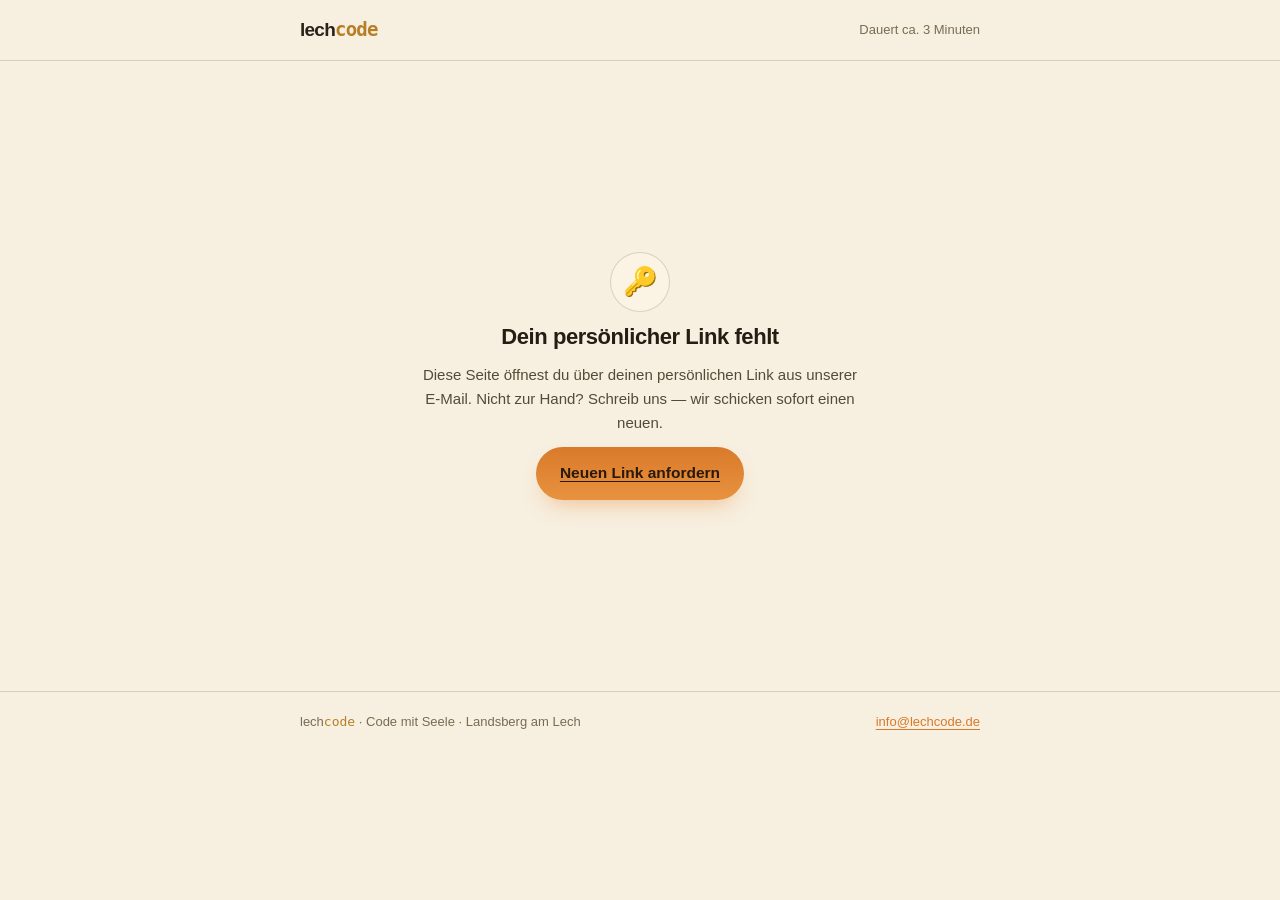
<file: onboarding.html>
<!DOCTYPE html>
<!--
  ╔══════════════════════════════════════════════════════════════════╗
  ║  LECHCODE — Onboarding-Fragebogen (Kunden-Template)               ║
  ║  Zeigt genau die Fragen, die bei diesem Kunden noch offen sind    ║
  ║  (GET /onboarding, gepflegt via lc-onboarding-publish.sh).        ║
  ║  Antworten → onboarding-answers-Job → Runner hakt die Gates ab.   ║
  ║  Zugang: onboarding.html#k=<token> — selbst-tragend, cookiefrei.  ║
  ╚══════════════════════════════════════════════════════════════════╝
-->
<html lang="de">
<head>
  <meta charset="UTF-8" />
  <meta name="viewport" content="width=device-width, initial-scale=1.0" />
  <meta name="robots" content="noindex, nofollow" />
  <title>Kurz noch deine Angaben · Lechcode</title>
  <meta name="theme-color" content="#16130c" />
  <link rel="icon" href="[data-uri]" />
  <style>
  :root{
    /* Helles Theme in Homepage-Beige (lechcode.de --cream #f7efe0) */
    --night:#f7efe0; --night-2:#fffaf0; --panel:#fbf3e3;
    --bone:#2a2218; --bone-dim:#544a38; --muted:#786c52;
    --amber:#e8923f; --ember:#d97a2b; --gold:#b77e28; --gruen:#7aa259;
    --line:rgba(74,58,34,.18);
    --sans:-apple-system,BlinkMacSystemFont,"Segoe UI",Roboto,sans-serif;
    --mono:ui-monospace,"SF Mono",Menlo,monospace;
    --radius:16px; --radius-lg:22px; --pill:999px;
    --focus:0 0 0 3px rgba(232,146,63,.45);
  }
  *{margin:0;padding:0;box-sizing:border-box;}
  body{background:var(--night);color:var(--bone);font-family:var(--sans);line-height:1.6;-webkit-font-smoothing:antialiased;min-height:100dvh;}
  h1,h2,h3{line-height:1.2;letter-spacing:-.02em;color:#241d12;text-wrap:balance;}
  a{color:var(--ember);text-decoration:underline;text-underline-offset:3px;}
  .wrap{width:min(680px,94vw);margin-inline:auto;}
  .kopfzeile{border-bottom:1px solid var(--line);background:rgba(247,239,224,.85);backdrop-filter:blur(10px);position:sticky;top:0;z-index:40;}
  .kopfzeile .wrap{height:60px;display:flex;align-items:center;justify-content:space-between;}
  .wm{font-weight:800;letter-spacing:-.04em;font-size:19px;}
  .wm .code{color:var(--gold);font-family:var(--mono);}
  main{padding:clamp(24px,4vw,44px) 0 70px;}
  .intro h1{font-size:clamp(23px,4vw,30px);}
  .intro p{color:var(--bone-dim);margin-top:8px;max-width:54ch;}
  .fortschritt{font-family:var(--mono);font-size:12.5px;color:var(--muted);margin-top:14px;}

  .gruppe{background:var(--night-2);border:1px solid var(--line);border-radius:var(--radius-lg);padding:clamp(18px,3vw,26px);margin-top:20px;}
  .gruppe h2{font-size:18px;display:flex;align-items:center;gap:9px;}
  .gruppe h2 .nr{width:26px;height:26px;border-radius:50%;background:var(--panel);border:1px solid var(--line);display:grid;place-items:center;font-family:var(--mono);font-size:13px;color:var(--gold);flex:none;}
  .gruppe .erkl{color:var(--muted);font-size:14px;margin:8px 0 14px;}
  .feld{margin-top:12px;display:grid;gap:6px;}
  .feld label{font-size:14px;color:var(--bone-dim);}
  .feld label .opt{color:var(--muted);font-size:12px;}
  .feld input[type=text],.feld textarea{border:1px solid var(--line);background:var(--panel);color:var(--bone);font-family:var(--sans);font-size:16px;border-radius:12px;padding:11px 13px;width:100%;}
  .feld textarea{resize:vertical;min-height:76px;line-height:1.5;}
  .feld input:focus-visible,.feld textarea:focus-visible{outline:none;box-shadow:var(--focus);}
  .check{display:flex;gap:11px;align-items:flex-start;background:var(--panel);border:1px solid var(--line);border-radius:12px;padding:13px 14px;cursor:pointer;}
  .check input{width:20px;height:20px;margin-top:2px;accent-color:var(--amber);flex:none;}
  .check span{font-size:14.5px;line-height:1.5;}

  .frei{margin-top:20px;}
  .abschluss{margin-top:26px;display:grid;gap:12px;justify-items:start;}
  .btn{display:inline-flex;align-items:center;gap:8px;cursor:pointer;border:none;
    background:linear-gradient(180deg,var(--ember),var(--amber));color:#2a1808;
    font-weight:700;font-size:15.5px;padding:14px 24px;border-radius:var(--pill);font-family:var(--sans);
    box-shadow:0 12px 22px -10px rgba(232,146,63,.55);transition:transform .2s,opacity .2s;}
  .btn:hover{transform:translateY(-1px);}
  .btn:focus-visible{outline:none;box-shadow:var(--focus);}
  .btn[disabled]{opacity:.45;cursor:not-allowed;transform:none;}
  .fehler{display:none;color:#b5502a;font-size:14px;}
  .fehler.an{display:block;}
  .hinweis{color:var(--muted);font-size:12.5px;max-width:54ch;}

  .vollbild{display:none;place-items:center;min-height:70dvh;text-align:center;padding:24px;}
  .vollbild.an{display:grid;}
  .vollbild .inhalt{max-width:440px;display:grid;gap:12px;justify-items:center;}
  .vollbild .zeichen{width:60px;height:60px;border-radius:50%;display:grid;place-items:center;font-size:28px;background:var(--panel);border:1px solid var(--line);}
  .vollbild .zeichen.gruen{background:var(--gruen);border:none;color:#1c2413;}
  footer{border-top:1px solid var(--line);padding:20px 0 32px;color:var(--muted);font-size:13px;}
  footer .wrap{display:flex;justify-content:space-between;flex-wrap:wrap;gap:10px;}
  </style>
</head>
<body>

  <header class="kopfzeile">
    <div class="wrap">
      <span class="wm">lech<span class="code">code</span></span>
      <span style="font-size:13px;color:var(--muted);">Dauert ca. 3 Minuten</span>
    </div>
  </header>

  <div class="vollbild" id="kein-zugang">
    <div class="inhalt">
      <div class="zeichen">🔑</div>
      <h1 style="font-size:22px;">Dein persönlicher Link fehlt</h1>
      <p style="color:var(--bone-dim);font-size:15px;">Diese Seite öffnest du über deinen persönlichen Link aus unserer E-Mail. Nicht zur Hand? Schreib uns — wir schicken sofort einen neuen.</p>
      <a class="btn" href="mailto:info@lechcode.de?subject=Neuer%20Link%20zum%20Fragebogen">Neuen Link anfordern</a>
    </div>
  </div>

  <div class="vollbild" id="danke">
    <div class="inhalt">
      <div class="zeichen gruen">✓</div>
      <h1 style="font-size:24px;">Danke dir! Alles angekommen.</h1>
      <p style="color:var(--bone-dim);font-size:15px;">Damit können wir deine Seite fertig machen — deine Angaben fließen automatisch ein. Wenn noch etwas fehlt, melden wir uns persönlich.</p>
      <p style="font-size:15px;color:var(--gold);">Bis gleich — Lenny &amp; Michael 🌿</p>
    </div>
  </div>

  <main class="wrap" id="app" style="display:none;">
    <div class="intro">
      <h1 id="titel">Kurz noch ein paar Angaben — dann ist deine Seite startklar.</h1>
      <p>Das hier sind genau die Punkte, die uns für deine Website noch fehlen. Ehrlich beantwortet hilft am meisten — und was du nicht weißt, lässt du einfach leer.</p>
      <p class="fortschritt" id="fortschritt"></p>
    </div>
    <form id="formular"></form>
    <div class="gruppe frei">
      <h2><span class="nr">✎</span> Noch etwas, das wir wissen sollten?</h2>
      <div class="feld"><textarea id="freitext" placeholder="Alles, was dir noch einfällt — Wünsche, Hinweise, Fragen …"></textarea></div>
    </div>
    <div class="abschluss">
      <button class="btn" id="absenden">Angaben absenden ✓</button>
      <p class="fehler" id="fehler"></p>
      <p class="hinweis">Deine Angaben nutzen wir nur für deine Website (Impressum, Texte, Bildnachweise). Fragen? <a href="mailto:info@lechcode.de">info@lechcode.de</a></p>
    </div>
  </main>

  <footer>
    <div class="wrap">
      <span>lech<span style="color:var(--gold);font-family:var(--mono);">code</span> · Code mit Seele · Landsberg am Lech</span>
      <span><a href="mailto:info@lechcode.de">info@lechcode.de</a></span>
    </div>
  </footer>

<script>
(function(){
  "use strict";
  var LC_API = "https://lechcode-api.nameless-waterfall-55e5.workers.dev"; /* LC-API-URL — wird von plattform/bin/set-api-url.sh gesetzt */

  // Token aus #k=… — pro Kunde eindeutig speichern (geteilte Origin lechcode.github.io!).
  //   Gleicher Slug-Namespace wie mein-bereich.html, damit der Token auf beiden Seiten gilt.
  var pfadSlug = (location.pathname.match(/\/([a-z0-9][a-z0-9-]*)-vorschau\//) || [])[1] || null;
  var nsSlug = pfadSlug || location.hostname || "lc";
  function nsKey(basis){ return basis + ":" + nsSlug; }
  try { localStorage.removeItem("lc-zugang"); } catch(e){}
  var token = "";
  var m = (location.hash || "").match(/[#&]k=([A-Za-z0-9]+)/);
  if (m){ token = m[1]; try{ localStorage.setItem(nsKey("lc-zugang"), token); }catch(e){}
    history.replaceState(null, "", location.pathname + location.search); }
  else { try{ token = localStorage.getItem(nsKey("lc-zugang")) || ""; }catch(e){} }

  var app = document.getElementById("app");
  function zeigeKeinZugang(){ document.getElementById("kein-zugang").classList.add("an"); }
  if (!token){ zeigeKeinZugang(); return; }

  // Enter in einem Textfeld darf das Formular NICHT nativ absenden (GET-Reload → alle
  // Antworten weg). Der Absende-Button liegt außerhalb des <form> und hat einen eigenen Handler.
  var formEl = document.getElementById("formular");
  if (formEl) formEl.addEventListener("submit", function(e){ e.preventDefault(); });

  function api(pfad, opts){
    opts = opts || {};
    opts.headers = Object.assign({"authorization":"Bearer " + token}, opts.headers || {});
    return fetch(LC_API + pfad, opts);
  }

  var gruppen = [];

  function feldId(g, f){ return "f-" + g.id + "-" + f.id; }

  function bauen(daten){
    document.getElementById("kein-zugang").classList.remove("an"); // evtl. gezeigten „Verbindung klemmt"-Hinweis wieder ausblenden
    var anrede = daten.anrede || (daten.name || "").split(" ")[0];
    if (anrede) document.getElementById("titel").textContent = anrede + ", kurz noch ein paar Angaben — dann ist deine Seite startklar.";
    gruppen = (daten.fragen && daten.fragen.gruppen) || [];
    document.getElementById("fortschritt").textContent = gruppen.length + (gruppen.length === 1 ? " Themenblock" : " Themenblöcke") + " · ca. 3 Minuten";
    var form = document.getElementById("formular");
    gruppen.forEach(function(g, idx){
      var box = document.createElement("section");
      box.className = "gruppe";
      var h = document.createElement("h2");
      var nr = document.createElement("span"); nr.className = "nr"; nr.textContent = idx + 1;
      h.appendChild(nr); h.appendChild(document.createTextNode(g.titel || ""));
      box.appendChild(h);
      if (g.erklaerung){ var e = document.createElement("p"); e.className = "erkl"; e.textContent = g.erklaerung; box.appendChild(e); }
      (g.felder || []).forEach(function(f){
        var feld = document.createElement("div"); feld.className = "feld";
        if (f.art === "checkbox"){
          var lab = document.createElement("label"); lab.className = "check";
          var cb = document.createElement("input"); cb.type = "checkbox"; cb.id = feldId(g, f);
          var sp = document.createElement("span"); sp.textContent = f.frage;
          lab.appendChild(cb); lab.appendChild(sp); feld.appendChild(lab);
        } else {
          var l = document.createElement("label"); l.htmlFor = feldId(g, f);
          l.textContent = f.frage;
          if (f.optional){ var o = document.createElement("span"); o.className = "opt"; o.textContent = "  (optional)"; l.appendChild(o); }
          feld.appendChild(l);
          var input;
          if (f.art === "liste"){ input = document.createElement("textarea"); input.placeholder = "z. B.\nErstgespräch — kostenlos\nBehandlung 60 Min — 80 €"; }
          else { input = document.createElement("input"); input.type = "text"; }
          input.id = feldId(g, f);
          feld.appendChild(input);
        }
        box.appendChild(feld);
      });
      form.appendChild(box);
    });
    app.style.display = "";
  }

  var obVersuche = 0;
  function ladeFragen(){
    api("/onboarding").then(function(r){
      if (r.status === 401){ zeigeKeinZugang(); return null; }
      if (!r.ok) throw new Error("http " + r.status); // 5xx/429 → gleich nochmal versuchen (kein „Link fehlt")
      return r.json();
    }).then(function(j){
      if (j === null) return; // 401 bereits behandelt
      if (j && j.ok){
        // Schutz: gehört der Token wirklich zu DIESER Seite? (fremder/falscher Link → keine Fremddaten)
        if (pfadSlug && j.slug && j.slug !== pfadSlug){ try{ localStorage.removeItem(nsKey("lc-zugang")); }catch(e){} zeigeKeinZugang(); return; }
        // Schon abgeschickt? → direkt „Danke", kein Doppel-Versand.
        var schon = false; try { schon = !!localStorage.getItem(nsKey("lc-onboarding-done")); } catch(e){}
        if (schon){ document.getElementById("danke").classList.add("an"); return; }
        bauen(j);
      } else if (j) zeigeKeinZugang(); // ok:false = echter Zugangsfehler
    }).catch(function(){
      if (obVersuche < 3){ obVersuche++; setTimeout(ladeFragen, 2500); } // transienter Fehler → kurz erneut
      else {
        // Nach 3 Fehlversuchen NICHT „Link fehlt" behaupten (der Link ist meist gültig) —
        // ehrlich als Verbindungsproblem zeigen und weiter im Hintergrund versuchen.
        var kz = document.getElementById("kein-zugang");
        var p = kz.querySelector("p");
        if (p) p.textContent = "Die Verbindung klemmt gerade — ich versuche es weiter. Bitte lass die Seite offen oder lade sie gleich neu.";
        var h1 = kz.querySelector("h1"); if (h1) h1.textContent = "Einen Moment noch …";
        kz.classList.add("an");
        setTimeout(function(){ obVersuche = 0; ladeFragen(); }, 8000);
      }
    });
  }
  ladeFragen();

  document.getElementById("absenden").addEventListener("click", async function(){
    var knopf = this; var fehlerEl = document.getElementById("fehler");
    fehlerEl.classList.remove("an");
    var antworten = {};
    gruppen.forEach(function(g){
      var gr = {};
      (g.felder || []).forEach(function(f){
        var el = document.getElementById(feldId(g, f));
        if (!el) return;
        if (f.art === "checkbox") gr[f.id] = el.checked;
        else if (f.art === "liste"){
          gr[f.id] = el.value.split("\n").map(function(z){ return z.trim(); }).filter(Boolean)
            .map(function(z){
              // Nur an einem Trenner MIT umgebendem Leerraum (oder Gedankenstrich) splitten —
              // sonst zerschneidet „Anti-Stress-Massage" fälschlich in Leistung+Preis.
              var t = z.split(/\s+[—–]\s+|\s+-\s+/);
              return (t.length > 1) ? {leistung: t[0].trim(), preis: t.slice(1).join(" - ").trim()} : {leistung: z, preis: ""};
            });
        }
        else gr[f.id] = el.value.trim();
      });
      // Gruppen mit genau einem Feld flach ablegen (z. B. oeffnungszeiten)
      var schluessel = Object.keys(gr);
      antworten[g.id] = (schluessel.length === 1 && schluessel[0] === g.id) ? gr[g.id] : gr;
    });
    knopf.disabled = true; knopf.textContent = "Sendet …";
    try {
      var r = await api("/job", {method:"POST", headers:{"content-type":"application/json"},
        body: JSON.stringify({type:"onboarding-answers", payload:{antworten: antworten, freitext: document.getElementById("freitext").value.trim()}})});
      var j = await r.json();
      if (!j.ok) throw new Error(j.meldung || "");
      try { localStorage.setItem(nsKey("lc-onboarding-done"), "1"); } catch(e){} // gegen versehentlichen Doppel-Versand
      app.style.display = "none";
      document.getElementById("danke").classList.add("an");
      window.scrollTo({top:0});
    } catch(e){
      fehlerEl.textContent = (e && e.message) ? e.message : "Das Absenden hat nicht geklappt — bitte noch einmal versuchen oder kurz an info@lechcode.de schreiben.";
      fehlerEl.classList.add("an");
      knopf.disabled = false; knopf.textContent = "Angaben absenden ✓";
    }
  });
})();
</script>
</body>
</html>
</file>
<file: assets/fonts.css>
/* Lechcode — lokale Schriften für Mary Lou. Keine externen Requests (DSGVO). Alle OFL-lizenziert. */
@font-face{font-family:'Cormorant Garamond';font-style:normal;font-weight:500;font-display:swap;src:url('fonts/cormorant-garamond-500.woff2') format('woff2')}
@font-face{font-family:'Nothing You Could Do';font-style:normal;font-weight:400;font-display:swap;src:url('fonts/nothing-you-could-do.woff2') format('woff2')}
@font-face{font-family:'Karla';font-style:normal;font-weight:400;font-display:swap;src:url('fonts/karla-regular.woff2') format('woff2')}
@font-face{font-family:'Karla';font-style:normal;font-weight:700;font-display:swap;src:url('fonts/karla-700.woff2') format('woff2')}
/* Fallback-Metriken gegen Layout-Shift */
@font-face{font-family:'Cormorant Fallback';src:local('Georgia');size-adjust:90%;ascent-override:88%;descent-override:22%}
@font-face{font-family:'Karla Fallback';src:local('Arial');size-adjust:100%}
</file>
<file: assets/legal.css>
*{margin:0;padding:0;box-sizing:border-box}
:root{--linen:#F5EBDA;--ink:#2E2418;--ink-soft:#6B5B47;--moss:#B06E4C;--moss-deep:#3C2B1C;--clay:#C77A54;--line:rgba(62,46,30,.13);--serif:'Cormorant Garamond','Cormorant Fallback',Georgia,serif;--sans:'Karla','Karla Fallback',Arial,sans-serif}
body{background:var(--linen);color:var(--ink);font-family:var(--sans);line-height:1.7;font-size:17px}
.wrap{max-width:760px;margin:0 auto;padding:clamp(28px,6vw,80px) clamp(20px,5vw,40px)}
a{color:var(--moss-deep)}
.back{font-size:14px;font-weight:700;letter-spacing:.04em;text-transform:uppercase;display:inline-block;margin-bottom:34px}
h1{font-family:var(--serif);font-weight:600;font-size:clamp(30px,5vw,46px);margin-bottom:8px}
h2{font-family:var(--serif);font-weight:600;font-size:22px;margin:32px 0 10px}
p{margin-bottom:14px;color:var(--ink-soft)}
.note{background:#EFE4D2;border-left:3px solid var(--moss);border-radius:6px;padding:18px 22px;margin:22px 0;color:var(--ink);font-size:15.5px}
.kv{margin-bottom:6px}.kv b{color:var(--ink)}
hr{border:none;border-top:1px solid var(--line);margin:32px 0}
footer{font-size:13px;color:#9C8B74;margin-top:40px}

/* Seitenlayout der Rechtsseiten — Kopf, Textspalte, Fuß auf gemeinsamer Breite */
.lhead{background:var(--linen);border-bottom:1px solid var(--line)}
.lhead .inner,.sheet,.lfoot{max-width:760px;margin-inline:auto;padding-inline:clamp(20px,5vw,40px)}
.lhead .inner{padding-block:clamp(26px,5vw,52px) clamp(20px,3vw,32px)}
.sheet{padding-block:clamp(28px,5vw,52px)}
.sheet>h2:first-child{margin-top:0}
.lfoot{padding-block:0 clamp(34px,6vw,64px);font-size:13px;color:#9C8B74}
.entwurf{display:inline-block;margin-top:10px;font-size:13.5px;color:var(--ink-soft);background:#EFE4D2;border-radius:999px;padding:6px 14px}
.addr-block{border-left:3px solid var(--moss);background:#EFE4D2;border-radius:0 8px 8px 0;padding:14px 18px;margin:14px 0 18px}
.addr-block p{margin:0;color:var(--ink)}
.todo{background:#F2E2CE;border-radius:6px;padding:1px 7px;font-weight:700;color:var(--ink)}
</file>
